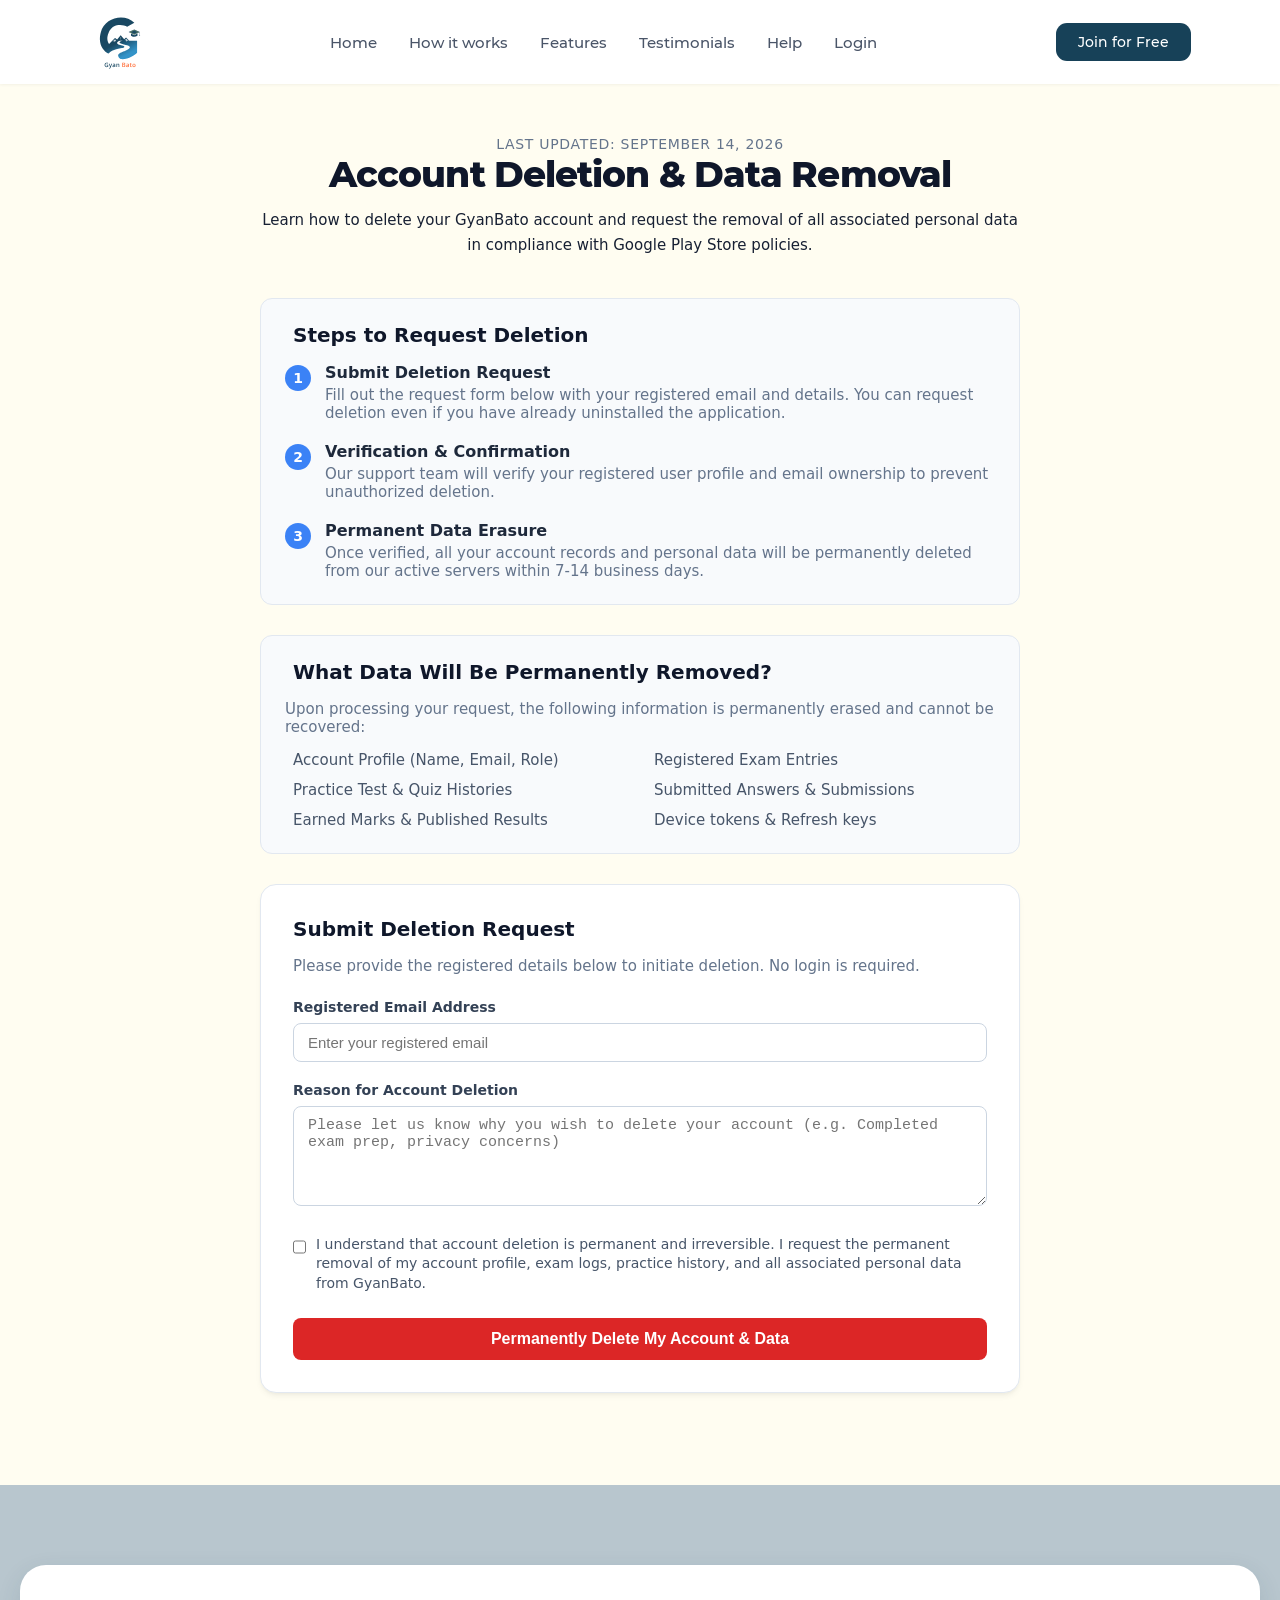
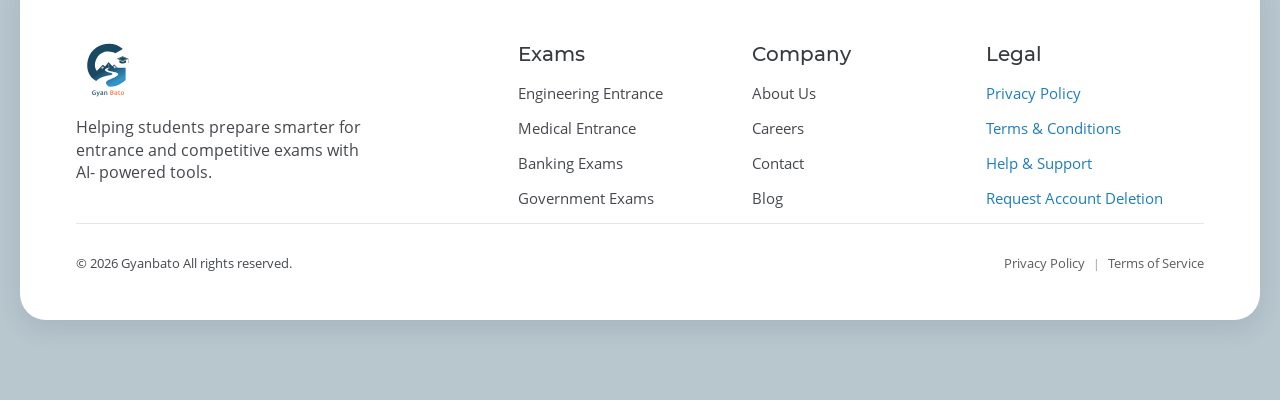
<file: DeleteAccount.html>
<!DOCTYPE html>
<html lang="en">

<head>
    <meta charset="UTF-8">
    <meta name="viewport" content="width=device-width, initial-scale=1.0">
    <title>Request Account Deletion | GyanBato</title>
    <!-- <link href="https://cdn.jsdelivr.net/npm/bootstrap@5.3.8/dist/css/bootstrap.min.css" rel="stylesheet"
        integrity="sha384-sRIl4kxILFvY47J16cr9ZwB07vP4J8+LH7qKQnuqkuIAvNWLzeN8tE5YBujZqJLB" crossorigin="anonymous"> -->
    <link rel="stylesheet" href="https://cdn.jsdelivr.net/npm/swiper@11/swiper-bundle.min.css" />

    <link rel="stylesheet" href="style.css">

    <link rel="stylesheet" href="style2.css?v=6">

    <link rel="stylesheet" href="style3.css?v=6">

</head>

<body>
    <!-- Navbar -->
    <header class="navbar">
        <div class="nav-container">

            <!-- Logo Section -->
            <a href="/#" class="logo">
                <img src="assets/nav_footer/gyan_logo.svg" alt="GyanBato Logo" class="logo-icon">
                <!-- <div class="logo-text">
                    <span class="brand-name">Gyan</span>
                    <span class="brand-sub">Bato</span>
                </div> -->
            </a>

            <!-- Navigation Links -->
            <nav class="nav-menu" id="nav-menu">
                <ul class="nav-list">
                    <li><a href="/#" class="nav-link active font-montserrat-500">Home</a></li>
                    <li><a href="/index.html#process" class="nav-link font-montserrat-500">How it works</a></li>
                    <li><a href="/index.html#features" class="nav-link font-montserrat-500">Features</a></li>
                    <li><a href="/index.html#testimonials" class="nav-link font-montserrat-500">Testimonials</a></li>
                    <li><a href="/index.html#faq" class="nav-link font-montserrat-500">Help</a></li>
                    <li><a href="#" class="nav-link font-montserrat-500">Login</a></li>
                </ul>
                <div class="mobile-cta">
                    <a href="#" class="btn-join font-montserrat-500">Join for Free</a>
                </div>
            </nav>

            <!-- CTA Button (Desktop) -->
            <div class="desktop-cta">
                <a href="#" class="btn-join font-montserrat-500">Join for Free</a>
            </div>

            <!-- Hamburger Menu Toggle Icon -->
            <div class="hamburger" id="hamburger">
                <span class="bar"></span>
                <span class="bar"></span>
                <span class="bar"></span>
            </div>

        </div>
    </header>

    <main class="landing_legal_main landing_container">

        <style>
            .delete-container {
                max-width: 800px;
                margin: 0 auto;
                padding: 20px;
                font-family: 'Inter', system-ui, -apple-system, sans-serif;
                color: #1e293b;
            }

            .delete-header {
                text-align: center;
                margin-bottom: 40px;
            }

            .delete-title {
                font-size: 2.25rem;
                font-weight: 800;
                color: #0f172a;
                margin-bottom: 12px;
                letter-spacing: -0.025em;
            }

            .delete-meta {
                font-size: 0.875rem;
                color: #64748b;
                text-transform: uppercase;
                letter-spacing: 0.05em;
            }

            .info-card {
                background: #f8fafc;
                border: 1px solid #e2e8f0;
                border-radius: 12px;
                padding: 24px;
                margin-bottom: 30px;
            }

            .info-card-title {
                font-size: 1.25rem;
                font-weight: 700;
                color: #0f172a;
                margin-bottom: 16px;
                display: flex;
                align-items: center;
                gap: 8px;
            }

            .step-list {
                list-style: none;
                padding: 0;
                margin: 0;
            }

            .step-item {
                position: relative;
                padding-left: 40px;
                margin-bottom: 20px;
            }

            .step-item:last-child {
                margin-bottom: 0;
            }

            .step-number {
                position: absolute;
                left: 0;
                top: 2px;
                width: 26px;
                height: 26px;
                background: #3b82f6;
                color: #ffffff;
                border-radius: 50%;
                display: flex;
                align-items: center;
                justify-content: center;
                font-size: 0.875rem;
                font-weight: 700;
            }

            .step-title {
                font-weight: 600;
                color: #1e293b;
                margin-bottom: 4px;
            }

            .step-desc {
                color: #64748b;
                font-size: 0.938rem;
            }

            .data-list {
                display: grid;
                grid-template-columns: 1fr 1fr;
                gap: 12px;
                margin-top: 15px;
            }

            .data-item {
                display: flex;
                align-items: center;
                gap: 8px;
                font-size: 0.938rem;
                color: #475569;
            }

            .data-item i {
                color: #10b981;
            }

            .form-card {
                background: #ffffff;
                border: 1px solid #e2e8f0;
                border-radius: 16px;
                box-shadow: 0 4px 6px -1px rgb(0 0 0 / 0.05), 0 2px 4px -2px rgb(0 0 0 / 0.05);
                padding: 32px;
            }

            .form-group {
                margin-bottom: 20px;
            }

            .form-label {
                display: block;
                font-size: 0.875rem;
                font-weight: 600;
                color: #334155;
                margin-bottom: 8px;
            }

            .form-input {
                width: 100%;
                padding: 10px 14px;
                border: 1px solid #cbd5e1;
                border-radius: 8px;
                font-size: 0.938rem;
                transition: border-color 0.15s ease-in-out, box-shadow 0.15s ease-in-out;
                color: #0f172a;
            }

            .form-input:focus {
                border-color: #3b82f6;
                box-shadow: 0 0 0 3px rgba(59, 130, 246, 0.15);
                outline: 0;
            }

            .form-textarea {
                resize: vertical;
                min-height: 100px;
            }

            .form-checkbox-container {
                display: flex;
                gap: 10px;
                align-items: flex-start;
                margin-top: 25px;
                margin-bottom: 25px;
            }

            .form-checkbox {
                margin-top: 4px;
                width: 16px;
                height: 16px;
            }

            .form-checkbox-label {
                font-size: 0.875rem;
                color: #475569;
                line-height: 1.4;
            }

            .submit-btn {
                width: 100%;
                background: #dc2626;
                color: #ffffff;
                border: none;
                padding: 12px 20px;
                font-weight: 600;
                font-size: 1rem;
                border-radius: 8px;
                cursor: pointer;
                transition: background 0.15s ease-in-out;
            }

            .submit-btn:hover {
                background: #b91c1c;
            }

            .alert {
                padding: 16px;
                border-radius: 8px;
                margin-bottom: 24px;
                font-size: 0.938rem;
            }

            .alert-success {
                background: #ecfdf5;
                border: 1px solid #a7f3d0;
                color: #065f46;
            }

            .alert-error {
                background: #fef2f2;
                border: 1px solid #fecaca;
                color: #991b1b;
            }

            .validation-error {
                color: #dc2626;
                font-size: 0.75rem;
                margin-top: 4px;
                display: block;
            }
        </style>

        <div class="delete-container">
            <div class="delete-header">
                <p class="delete-meta">Last updated: September 14, 2026</p>
                <h1 class="delete-title">Account Deletion &amp; Data Removal</h1>
                <p class="landing_legal_lead">
                    Learn how to delete your GyanBato account and request the removal of all associated personal data in
                    compliance with Google Play Store policies.
                </p>
            </div>


            <div class="info-card">
                <div class="info-card-title">
                    <i class="fas fa-info-circle text-primary"></i> Steps to Request Deletion
                </div>
                <ul class="step-list">
                    <li class="step-item">
                        <span class="step-number">1</span>
                        <div class="step-title">Submit Deletion Request</div>
                        <div class="step-desc">Fill out the request form below with your registered email and details.
                            You can request deletion even if you have already uninstalled the application.</div>
                    </li>
                    <li class="step-item">
                        <span class="step-number">2</span>
                        <div class="step-title">Verification &amp; Confirmation</div>
                        <div class="step-desc">Our support team will verify your registered user profile and email
                            ownership to prevent unauthorized deletion.</div>
                    </li>
                    <li class="step-item">
                        <span class="step-number">3</span>
                        <div class="step-title">Permanent Data Erasure</div>
                        <div class="step-desc">Once verified, all your account records and personal data will be
                            permanently deleted from our active servers within 7-14 business days.</div>
                    </li>
                </ul>
            </div>

            <div class="info-card">
                <div class="info-card-title">
                    <i class="fas fa-trash-alt text-danger"></i> What Data Will Be Permanently Removed?
                </div>
                <p class="step-desc">Upon processing your request, the following information is permanently erased and
                    cannot be recovered:</p>
                <div class="data-list">
                    <div class="data-item"><i class="fas fa-check"></i> Account Profile (Name, Email, Role)</div>
                    <div class="data-item"><i class="fas fa-check"></i> Registered Exam Entries</div>
                    <div class="data-item"><i class="fas fa-check"></i> Practice Test &amp; Quiz Histories</div>
                    <div class="data-item"><i class="fas fa-check"></i> Submitted Answers &amp; Submissions</div>
                    <div class="data-item"><i class="fas fa-check"></i> Earned Marks &amp; Published Results</div>
                    <div class="data-item"><i class="fas fa-check"></i> Device tokens &amp; Refresh keys</div>
                </div>
            </div>

            <div class="form-card">
                <h3 class="info-card-title">Submit Deletion Request</h3>
                <p class="step-desc" style="margin-bottom: 24px;">Please provide the registered details below to
                    initiate deletion. No login is required.</p>

                <form method="post" action="/Home/DeleteAccount">


                    <div class="form-group">
                        <label class="form-label" for="Email">Registered Email Address</label>
                        <input class="form-input" placeholder="Enter your registered email" type="email" data-val="true"
                            data-val-email="Invalid email address." data-val-required="Email is required." id="Email"
                            name="Email" value="">
                        <span class="validation-error field-validation-valid" data-valmsg-for="Email"
                            data-valmsg-replace="true"></span>
                    </div>

                    <div class="form-group">
                        <label class="form-label" for="Reason">Reason for Account Deletion</label>
                        <textarea class="form-input form-textarea"
                            placeholder="Please let us know why you wish to delete your account (e.g. Completed exam prep, privacy concerns)"
                            data-val="true" data-val-required="Reason for deletion is required." id="Reason"
                            name="Reason"></textarea>
                        <span class="validation-error field-validation-valid" data-valmsg-for="Reason"
                            data-valmsg-replace="true"></span>
                    </div>

                    <div class="form-checkbox-container">
                        <input type="checkbox" id="confirmDeletion" class="form-checkbox" required="">
                        <label for="confirmDeletion" class="form-checkbox-label">
                            I understand that account deletion is permanent and irreversible. I request the permanent
                            removal of my account profile, exam logs, practice history, and all associated personal data
                            from GyanBato.
                        </label>
                    </div>

                    <button type="submit" class="submit-btn">
                        <i class="fas fa-exclamation-triangle me-2"></i> Permanently Delete My Account &amp; Data
                    </button>
                    <input name="__RequestVerificationToken" type="hidden"
                        value="CfDJ8LaarVufQ9FHhIQnPtxs9ikOuPJjvJo0qKYdUE5laHw8oEywGBTDSE0ieXZVXuV_GCyEazhdEzPgGTzrorSKyVfWfuKuxKejTaOqhAjFnhr8bLXxmAb-nNp4NczDWQuI4rxJAtQhqRJNgADAjPu90oA">
                </form>
            </div>
        </div>

    </main>


    <!-- Footer -->
    <footer class="footer-section">

        <div class="footer-container">

            <!-- Main Footer -->
            <div class="footer-main">

                <!-- Brand -->
                <div class="footer-brand">

                    <a href="#" class="footer-logo">
                        <img src="assets/nav_footer/gyan_logo.svg" alt="Gyanbato" class="footer-logo-image" />
                    </a>


                    <p class="footer-description font-opensans-400">
                        Helping students prepare smarter for
                        entrance and competitive exams with AI-
                        powered tools.
                    </p>

                </div>


                <!-- Exams -->
                <div class="footer-column">

                    <h3 class="footer-heading font-montserrat-400">
                        Exams
                    </h3>

                    <ul class="footer-links font-opensans-400">
                        <li>
                            <a href="#">Engineering Entrance</a>
                        </li>

                        <li>
                            <a href="#">Medical Entrance</a>
                        </li>

                        <li>
                            <a href="#">Banking Exams</a>
                        </li>

                        <li>
                            <a href="#">Government Exams</a>
                        </li>
                    </ul>

                </div>


                <!-- Company -->
                <div class="footer-column">

                    <h3 class="footer-heading font-montserrat-400">
                        Company
                    </h3>

                    <ul class="footer-links font-opensans-400">
                        <li>
                            <a href="#">About Us</a>
                        </li>

                        <li>
                            <a href="#">Careers</a>
                        </li>

                        <li>
                            <a href="/#cta">Contact</a>
                        </li>

                        <li>
                            <a href="#">Blog</a>
                        </li>
                    </ul>

                </div>


                <!-- Legal -->
                <div class="footer-column">

                    <h3 class="footer-heading font-montserrat-400">
                        Legal
                    </h3>

                    <ul class="footer-links footer-legal-links font-opensans-400">
                        <li>
                            <a href="/Privacy.html">Privacy Policy</a>
                        </li>

                        <li>
                            <a href="/Terms.html">Terms &amp; Conditions</a>
                        </li>

                        <li>
                            <a href="/HelpSupport.html">Help &amp; Support</a>
                        </li>

                        <li>
                            <a href="/DeleteAccount.html">Request Account Deletion</a>
                        </li>
                    </ul>

                </div>

            </div>


            <!-- Divider -->
            <div class="footer-divider"></div>


            <!-- Bottom Footer -->
            <div class="footer-bottom">

                <p class="footer-copyright font-opensans-400">
                    © 2026 Gyanbato All rights reserved.
                </p>

                <div class="footer-bottom-links">

                    <a href="/Privacy.html">
                        Privacy Policy
                    </a>

                    <span class="footer-separator">
                        |
                    </span>

                    <a href="/Terms.html">
                        Terms of Service
                    </a>

                </div>

            </div>

        </div>

    </footer>


    <script src="script.js"></script>


</body>

</html>
</file>
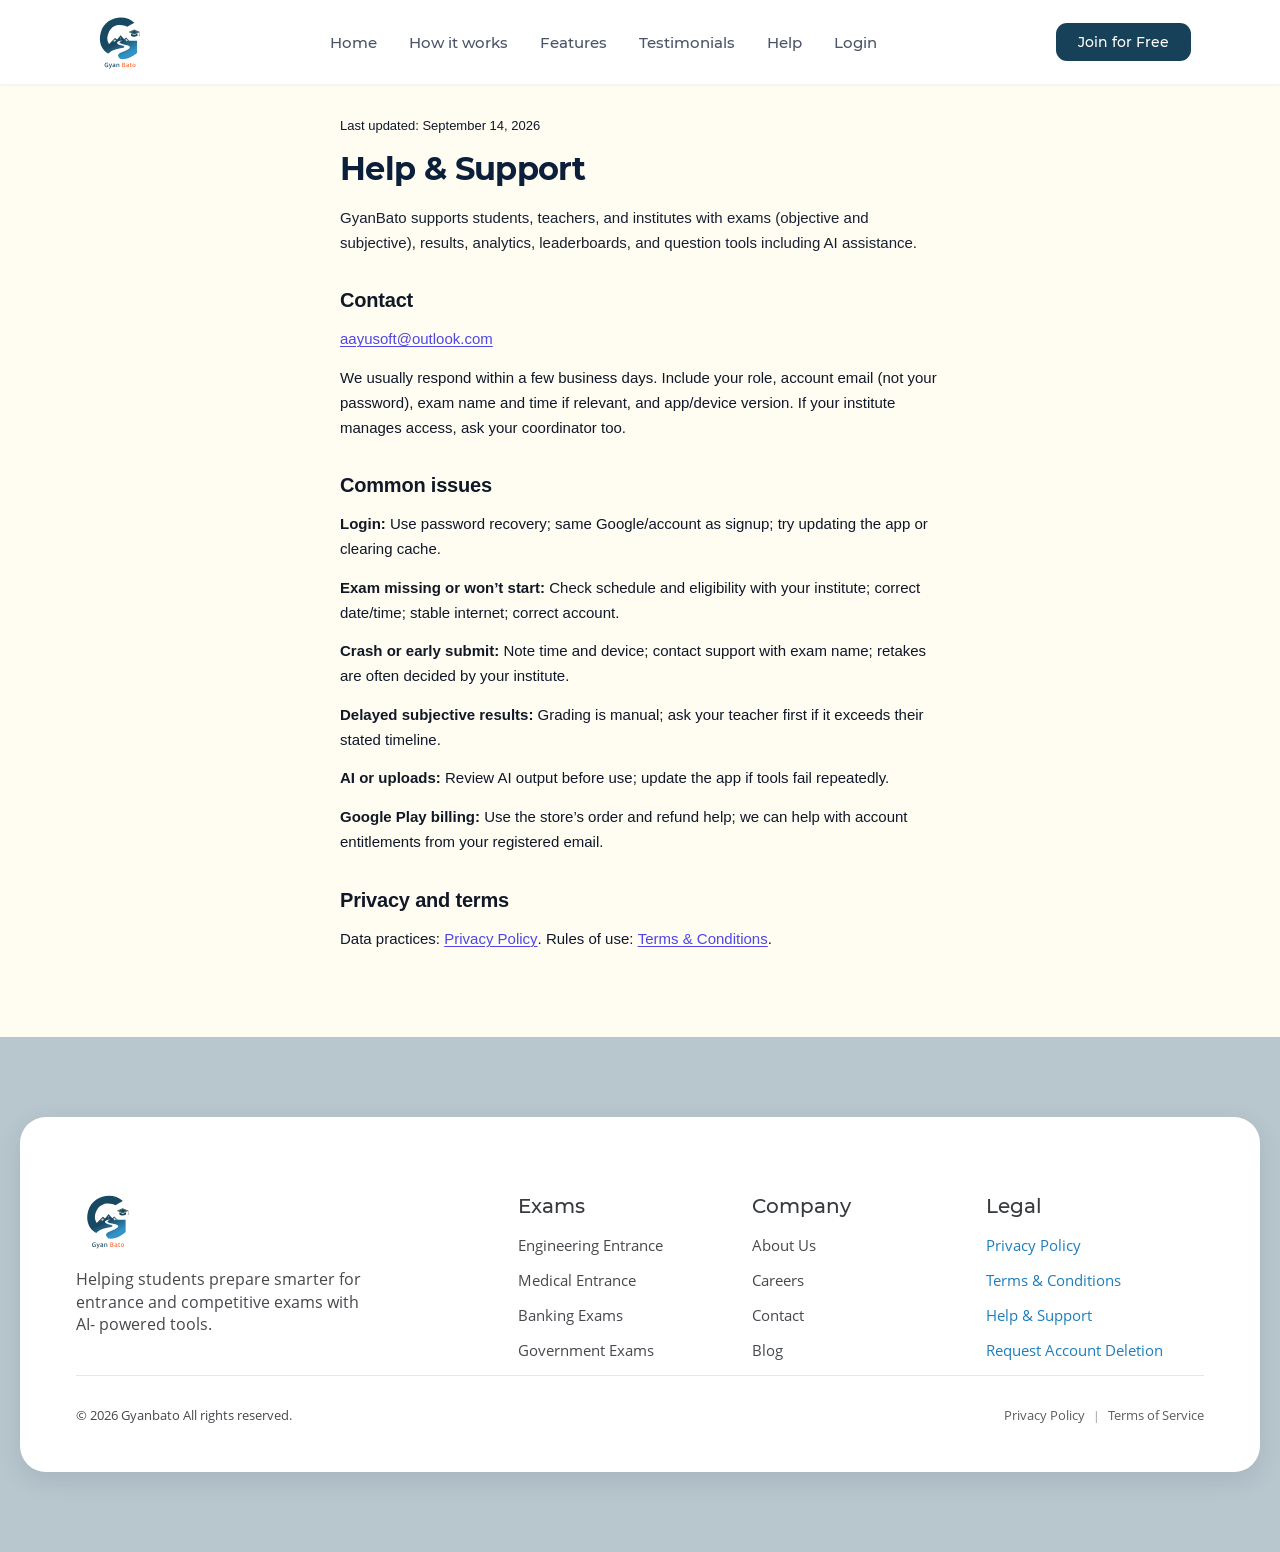
<file: HelpSupport.html>
<!DOCTYPE html>
<html lang="en">

<head>
    <meta charset="UTF-8">
    <meta name="viewport" content="width=device-width, initial-scale=1.0">
    <title>Help & Support | GyanBato</title>
    <!-- <link href="https://cdn.jsdelivr.net/npm/bootstrap@5.3.8/dist/css/bootstrap.min.css" rel="stylesheet"
        integrity="sha384-sRIl4kxILFvY47J16cr9ZwB07vP4J8+LH7qKQnuqkuIAvNWLzeN8tE5YBujZqJLB" crossorigin="anonymous"> -->
    <link rel="stylesheet" href="https://cdn.jsdelivr.net/npm/swiper@11/swiper-bundle.min.css" />

    <link rel="stylesheet" href="style.css">

    <link rel="stylesheet" href="style2.css?v=6">

    <link rel="stylesheet" href="style3.css?v=6">

</head>

<body>
    <!-- Navbar -->
    <header class="navbar">
        <div class="nav-container">

            <!-- Logo Section -->
            <a href="/#" class="logo">
                <img src="assets/nav_footer/gyan_logo.svg" alt="GyanBato Logo" class="logo-icon">
                <!-- <div class="logo-text">
                    <span class="brand-name">Gyan</span>
                    <span class="brand-sub">Bato</span>
                </div> -->
            </a>

            <!-- Navigation Links -->
            <nav class="nav-menu" id="nav-menu">
                <ul class="nav-list">
                    <li><a href="/#" class="nav-link active font-montserrat-500">Home</a></li>
                    <li><a href="/index.html#process" class="nav-link font-montserrat-500">How it works</a></li>
                    <li><a href="/index.html#features" class="nav-link font-montserrat-500">Features</a></li>
                    <li><a href="/index.html#testimonials" class="nav-link font-montserrat-500">Testimonials</a></li>
                    <li><a href="/index.html#faq" class="nav-link font-montserrat-500">Help</a></li>
                    <li><a href="#" class="nav-link font-montserrat-500">Login</a></li>
                </ul>
                <div class="mobile-cta">
                    <a href="#" class="btn-join font-montserrat-500">Join for Free</a>
                </div>
            </nav>

            <!-- CTA Button (Desktop) -->
            <div class="desktop-cta">
                <a href="#" class="btn-join font-montserrat-500">Join for Free</a>
            </div>

            <!-- Hamburger Menu Toggle Icon -->
            <div class="hamburger" id="hamburger">
                <span class="bar"></span>
                <span class="bar"></span>
                <span class="bar"></span>
            </div>

        </div>
    </header>

    <main class="landing_legal_main landing_container">

        <article class="landing_legal_article">
            <p class="landing_legal_meta">Last updated: September 14, 2026</p>
            <h1 class="landing_legal_h1">Help &amp; Support</h1>
            <p class="landing_legal_lead">GyanBato supports students, teachers, and institutes with exams (objective and
                subjective), results, analytics, leaderboards, and question tools including AI assistance.</p>

            <h2 class="landing_legal_h2">Contact</h2>
            <p class="landing_legal_contact_block"><a href="mailto:aayusoft@outlook.com">aayusoft@outlook.com</a></p>
            <p>We usually respond within a few business days. Include your role, account email (not your password), exam
                name and time if relevant, and app/device version. If your institute manages access, ask your
                coordinator too.</p>

            <h2 class="landing_legal_h2">Common issues</h2>
            <p><strong>Login:</strong> Use password recovery; same Google/account as signup; try updating the app or
                clearing cache.</p>
            <p><strong>Exam missing or won’t start:</strong> Check schedule and eligibility with your institute; correct
                date/time; stable internet; correct account.</p>
            <p><strong>Crash or early submit:</strong> Note time and device; contact support with exam name; retakes are
                often decided by your institute.</p>
            <p><strong>Delayed subjective results:</strong> Grading is manual; ask your teacher first if it exceeds
                their stated timeline.</p>
            <p><strong>AI or uploads:</strong> Review AI output before use; update the app if tools fail repeatedly.</p>
            <p><strong>Google Play billing:</strong> Use the store’s order and refund help; we can help with account
                entitlements from your registered email.</p>

            <h2 class="landing_legal_h2">Privacy and terms</h2>
            <p>Data practices: <a href="/Home/Privacy">Privacy Policy</a>. Rules of use: <a href="/Home/Terms">Terms
                    &amp; Conditions</a>.</p>
        </article>

    </main>


    <!-- Footer -->
    <footer class="footer-section">

        <div class="footer-container">

            <!-- Main Footer -->
            <div class="footer-main">

                <!-- Brand -->
                <div class="footer-brand">

                    <a href="#" class="footer-logo">
                        <img src="assets/nav_footer/gyan_logo.svg" alt="Gyanbato" class="footer-logo-image" />
                    </a>


                    <p class="footer-description font-opensans-400">
                        Helping students prepare smarter for
                        entrance and competitive exams with AI-
                        powered tools.
                    </p>

                </div>


                <!-- Exams -->
                <div class="footer-column">

                    <h3 class="footer-heading font-montserrat-400">
                        Exams
                    </h3>

                    <ul class="footer-links font-opensans-400">
                        <li>
                            <a href="#">Engineering Entrance</a>
                        </li>

                        <li>
                            <a href="#">Medical Entrance</a>
                        </li>

                        <li>
                            <a href="#">Banking Exams</a>
                        </li>

                        <li>
                            <a href="#">Government Exams</a>
                        </li>
                    </ul>

                </div>


                <!-- Company -->
                <div class="footer-column">

                    <h3 class="footer-heading font-montserrat-400">
                        Company
                    </h3>

                    <ul class="footer-links font-opensans-400">
                        <li>
                            <a href="#">About Us</a>
                        </li>

                        <li>
                            <a href="#">Careers</a>
                        </li>

                        <li>
                            <a href="/#cta">Contact</a>
                        </li>

                        <li>
                            <a href="#">Blog</a>
                        </li>
                    </ul>

                </div>


                <!-- Legal -->
                <div class="footer-column">

                    <h3 class="footer-heading font-montserrat-400">
                        Legal
                    </h3>

                    <ul class="footer-links footer-legal-links font-opensans-400">
                        <li>
                            <a href="/Privacy.html">Privacy Policy</a>
                        </li>

                        <li>
                            <a href="/Terms.html">Terms &amp; Conditions</a>
                        </li>

                        <li>
                            <a href="/HelpSupport.html">Help &amp; Support</a>
                        </li>

                        <li>
                            <a href="/DeleteAccount.html">Request Account Deletion</a>
                        </li>
                    </ul>

                </div>

            </div>


            <!-- Divider -->
            <div class="footer-divider"></div>


            <!-- Bottom Footer -->
            <div class="footer-bottom">

                <p class="footer-copyright font-opensans-400">
                    © 2026 Gyanbato All rights reserved.
                </p>

                <div class="footer-bottom-links">

                    <a href="/Privacy.html">
                        Privacy Policy
                    </a>

                    <span class="footer-separator">
                        |
                    </span>

                    <a href="/Terms.html">
                        Terms of Service
                    </a>

                </div>

            </div>

        </div>

    </footer>



    <script src="script.js"></script>


</body>

</html>
</file>
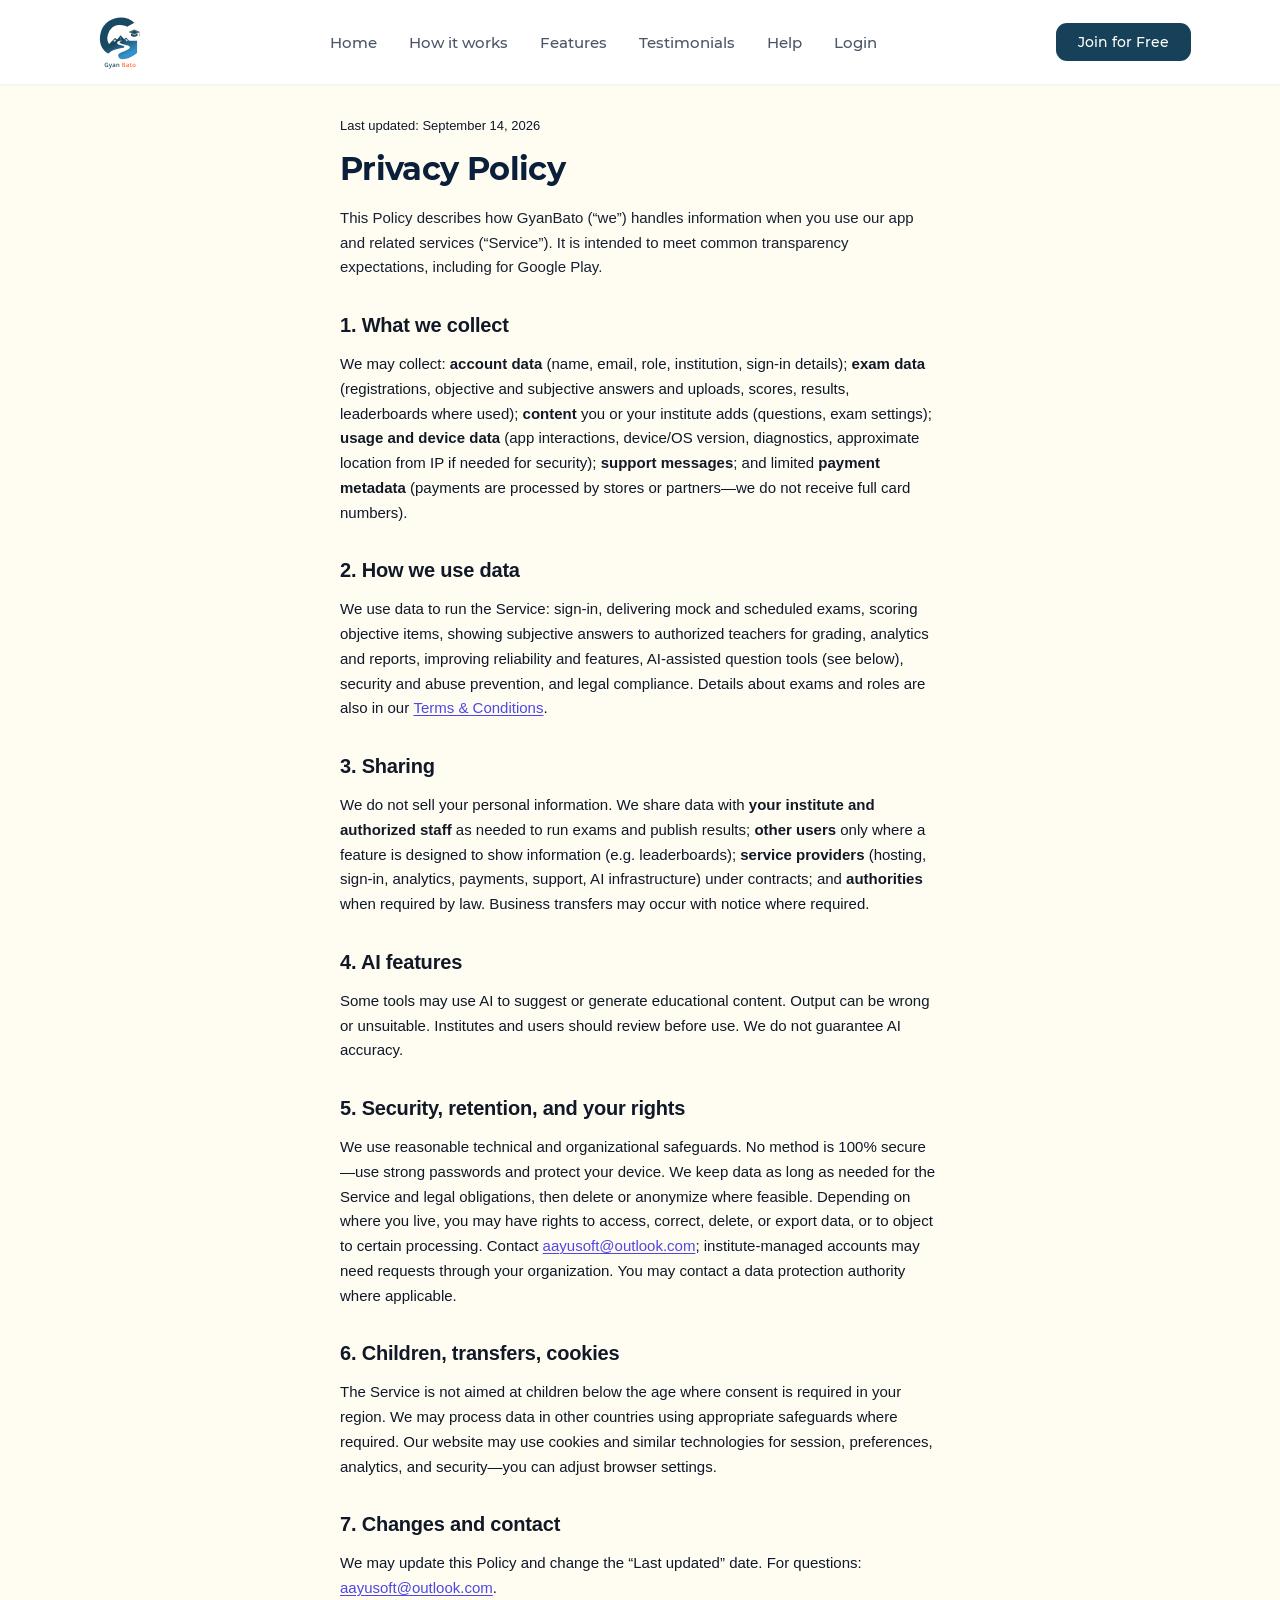
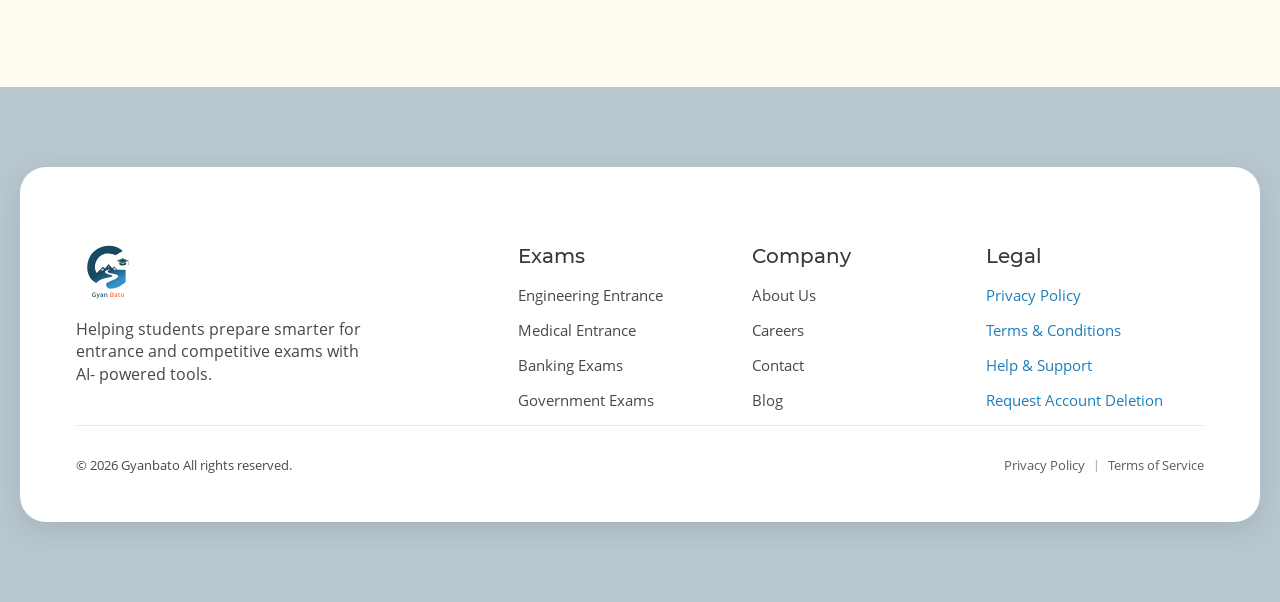
<file: Privacy.html>
<!DOCTYPE html>
<html lang="en">

<head>
    <meta charset="UTF-8">
    <meta name="viewport" content="width=device-width, initial-scale=1.0">
    <title>Privacy | GyanBato</title>
    <!-- <link href="https://cdn.jsdelivr.net/npm/bootstrap@5.3.8/dist/css/bootstrap.min.css" rel="stylesheet"
        integrity="sha384-sRIl4kxILFvY47J16cr9ZwB07vP4J8+LH7qKQnuqkuIAvNWLzeN8tE5YBujZqJLB" crossorigin="anonymous"> -->
    <link rel="stylesheet" href="https://cdn.jsdelivr.net/npm/swiper@11/swiper-bundle.min.css" />

    <link rel="stylesheet" href="style.css">

    <link rel="stylesheet" href="style2.css?v=6">

     <link rel="stylesheet" href="style3.css?v=6">



</head>

<body>
    <!-- Navbar -->
    <header class="navbar">
        <div class="nav-container">

            <!-- Logo Section -->
            <a href="/#" class="logo">
                <img src="assets/nav_footer/gyan_logo.svg" alt="GyanBato Logo" class="logo-icon">
                <!-- <div class="logo-text">
                    <span class="brand-name">Gyan</span>
                    <span class="brand-sub">Bato</span>
                </div> -->
            </a>

            <!-- Navigation Links -->
            <nav class="nav-menu" id="nav-menu">
                <ul class="nav-list">
                    <li><a href="/#" class="nav-link active font-montserrat-500">Home</a></li>
                    <li><a href="/index.html#process" class="nav-link font-montserrat-500">How it works</a></li>
                    <li><a href="/index.html#features" class="nav-link font-montserrat-500">Features</a></li>
                    <li><a href="/index.html#testimonials" class="nav-link font-montserrat-500">Testimonials</a></li>
                    <li><a href="/index.html#faq" class="nav-link font-montserrat-500">Help</a></li>
                    <li><a href="#" class="nav-link font-montserrat-500">Login</a></li>
                </ul>
                <div class="mobile-cta">
                    <a href="#" class="btn-join font-montserrat-500">Join for Free</a>
                </div>
            </nav>

            <!-- CTA Button (Desktop) -->
            <div class="desktop-cta">
                <a href="#" class="btn-join font-montserrat-500">Join for Free</a>
            </div>

            <!-- Hamburger Menu Toggle Icon -->
            <div class="hamburger" id="hamburger">
                <span class="bar"></span>
                <span class="bar"></span>
                <span class="bar"></span>
            </div>

        </div>
    </header>

    <main class="landing_legal_main landing_container">

        <article class="landing_legal_article">
            <p class="landing_legal_meta">Last updated: September 14, 2026</p>
            <h1 class="landing_legal_h1">Privacy Policy</h1>
            <p class="landing_legal_lead">This Policy describes how GyanBato (“we”) handles information when you use our
                app and related services (“Service”). It is intended to meet common transparency expectations, including
                for Google Play.</p>

            <h2 class="landing_legal_h2">1. What we collect</h2>
            <p>We may collect: <strong>account data</strong> (name, email, role, institution, sign-in details);
                <strong>exam data</strong> (registrations, objective and subjective answers and uploads, scores,
                results, leaderboards where used); <strong>content</strong> you or your institute adds (questions, exam
                settings); <strong>usage and device data</strong> (app interactions, device/OS version, diagnostics,
                approximate location from IP if needed for security); <strong>support messages</strong>; and limited
                <strong>payment metadata</strong> (payments are processed by stores or partners—we do not receive full
                card numbers).</p>

            <h2 class="landing_legal_h2">2. How we use data</h2>
            <p>We use data to run the Service: sign-in, delivering mock and scheduled exams, scoring objective items,
                showing subjective answers to authorized teachers for grading, analytics and reports, improving
                reliability and features, AI-assisted question tools (see below), security and abuse prevention, and
                legal compliance. Details about exams and roles are also in our <a href="/Home/Terms">Terms &amp;
                    Conditions</a>.</p>

            <h2 class="landing_legal_h2">3. Sharing</h2>
            <p>We do not sell your personal information. We share data with <strong>your institute and authorized
                    staff</strong> as needed to run exams and publish results; <strong>other users</strong> only where a
                feature is designed to show information (e.g. leaderboards); <strong>service providers</strong>
                (hosting, sign-in, analytics, payments, support, AI infrastructure) under contracts; and
                <strong>authorities</strong> when required by law. Business transfers may occur with notice where
                required.</p>

            <h2 class="landing_legal_h2">4. AI features</h2>
            <p>Some tools may use AI to suggest or generate educational content. Output can be wrong or unsuitable.
                Institutes and users should review before use. We do not guarantee AI accuracy.</p>

            <h2 class="landing_legal_h2">5. Security, retention, and your rights</h2>
            <p>We use reasonable technical and organizational safeguards. No method is 100% secure—use strong passwords
                and protect your device. We keep data as long as needed for the Service and legal obligations, then
                delete or anonymize where feasible. Depending on where you live, you may have rights to access, correct,
                delete, or export data, or to object to certain processing. Contact <a
                    href="mailto:aayusoft@outlook.com">aayusoft@outlook.com</a>; institute-managed accounts may need
                requests through your organization. You may contact a data protection authority where applicable.</p>

            <h2 class="landing_legal_h2">6. Children, transfers, cookies</h2>
            <p>The Service is not aimed at children below the age where consent is required in your region. We may
                process data in other countries using appropriate safeguards where required. Our website may use cookies
                and similar technologies for session, preferences, analytics, and security—you can adjust browser
                settings.</p>

            <h2 class="landing_legal_h2">7. Changes and contact</h2>
            <p>We may update this Policy and change the “Last updated” date. For questions: <a
                    href="mailto:aayusoft@outlook.com">aayusoft@outlook.com</a>.</p>
        </article>

    </main>


    <!-- Footer -->
    <footer class="footer-section">

        <div class="footer-container">

            <!-- Main Footer -->
            <div class="footer-main">

                <!-- Brand -->
                <div class="footer-brand">

                    <a href="#" class="footer-logo">
                        <img src="assets/nav_footer/gyan_logo.svg" alt="Gyanbato" class="footer-logo-image" />
                    </a>


                    <p class="footer-description font-opensans-400">
                        Helping students prepare smarter for
                        entrance and competitive exams with AI-
                        powered tools.
                    </p>

                </div>


                <!-- Exams -->
                <div class="footer-column">

                    <h3 class="footer-heading font-montserrat-400">
                        Exams
                    </h3>

                    <ul class="footer-links font-opensans-400">
                        <li>
                            <a href="#">Engineering Entrance</a>
                        </li>

                        <li>
                            <a href="#">Medical Entrance</a>
                        </li>

                        <li>
                            <a href="#">Banking Exams</a>
                        </li>

                        <li>
                            <a href="#">Government Exams</a>
                        </li>
                    </ul>

                </div>


                <!-- Company -->
                <div class="footer-column">

                    <h3 class="footer-heading font-montserrat-400">
                        Company
                    </h3>

                    <ul class="footer-links font-opensans-400">
                        <li>
                            <a href="#">About Us</a>
                        </li>

                        <li>
                            <a href="#">Careers</a>
                        </li>

                        <li>
                            <a href="/#cta">Contact</a>
                        </li>

                        <li>
                            <a href="#">Blog</a>
                        </li>
                    </ul>

                </div>


                <!-- Legal -->
                <div class="footer-column">

                    <h3 class="footer-heading font-montserrat-400">
                        Legal
                    </h3>

                    <ul class="footer-links footer-legal-links font-opensans-400">
                        <li>
                            <a href="/Privacy.html">Privacy Policy</a>
                        </li>

                        <li>
                            <a href="/Terms.html">Terms &amp; Conditions</a>
                        </li>

                        <li>
                            <a href="/HelpSupport.html">Help &amp; Support</a>
                        </li>

                        <li>
                            <a href="/DeleteAccount.html">Request Account Deletion</a>
                        </li>
                    </ul>

                </div>

            </div>


            <!-- Divider -->
            <div class="footer-divider"></div>


            <!-- Bottom Footer -->
            <div class="footer-bottom">

                <p class="footer-copyright font-opensans-400">
                    © 2026 Gyanbato All rights reserved.
                </p>

                <div class="footer-bottom-links">

                    <a href="/Privacy.html">
                        Privacy Policy
                    </a>

                    <span class="footer-separator">
                        |
                    </span>

                    <a href="/Terms.html">
                        Terms of Service
                    </a>

                </div>

            </div>

        </div>

    </footer>



    <script src="script.js"></script>


</body>

</html>
</file>
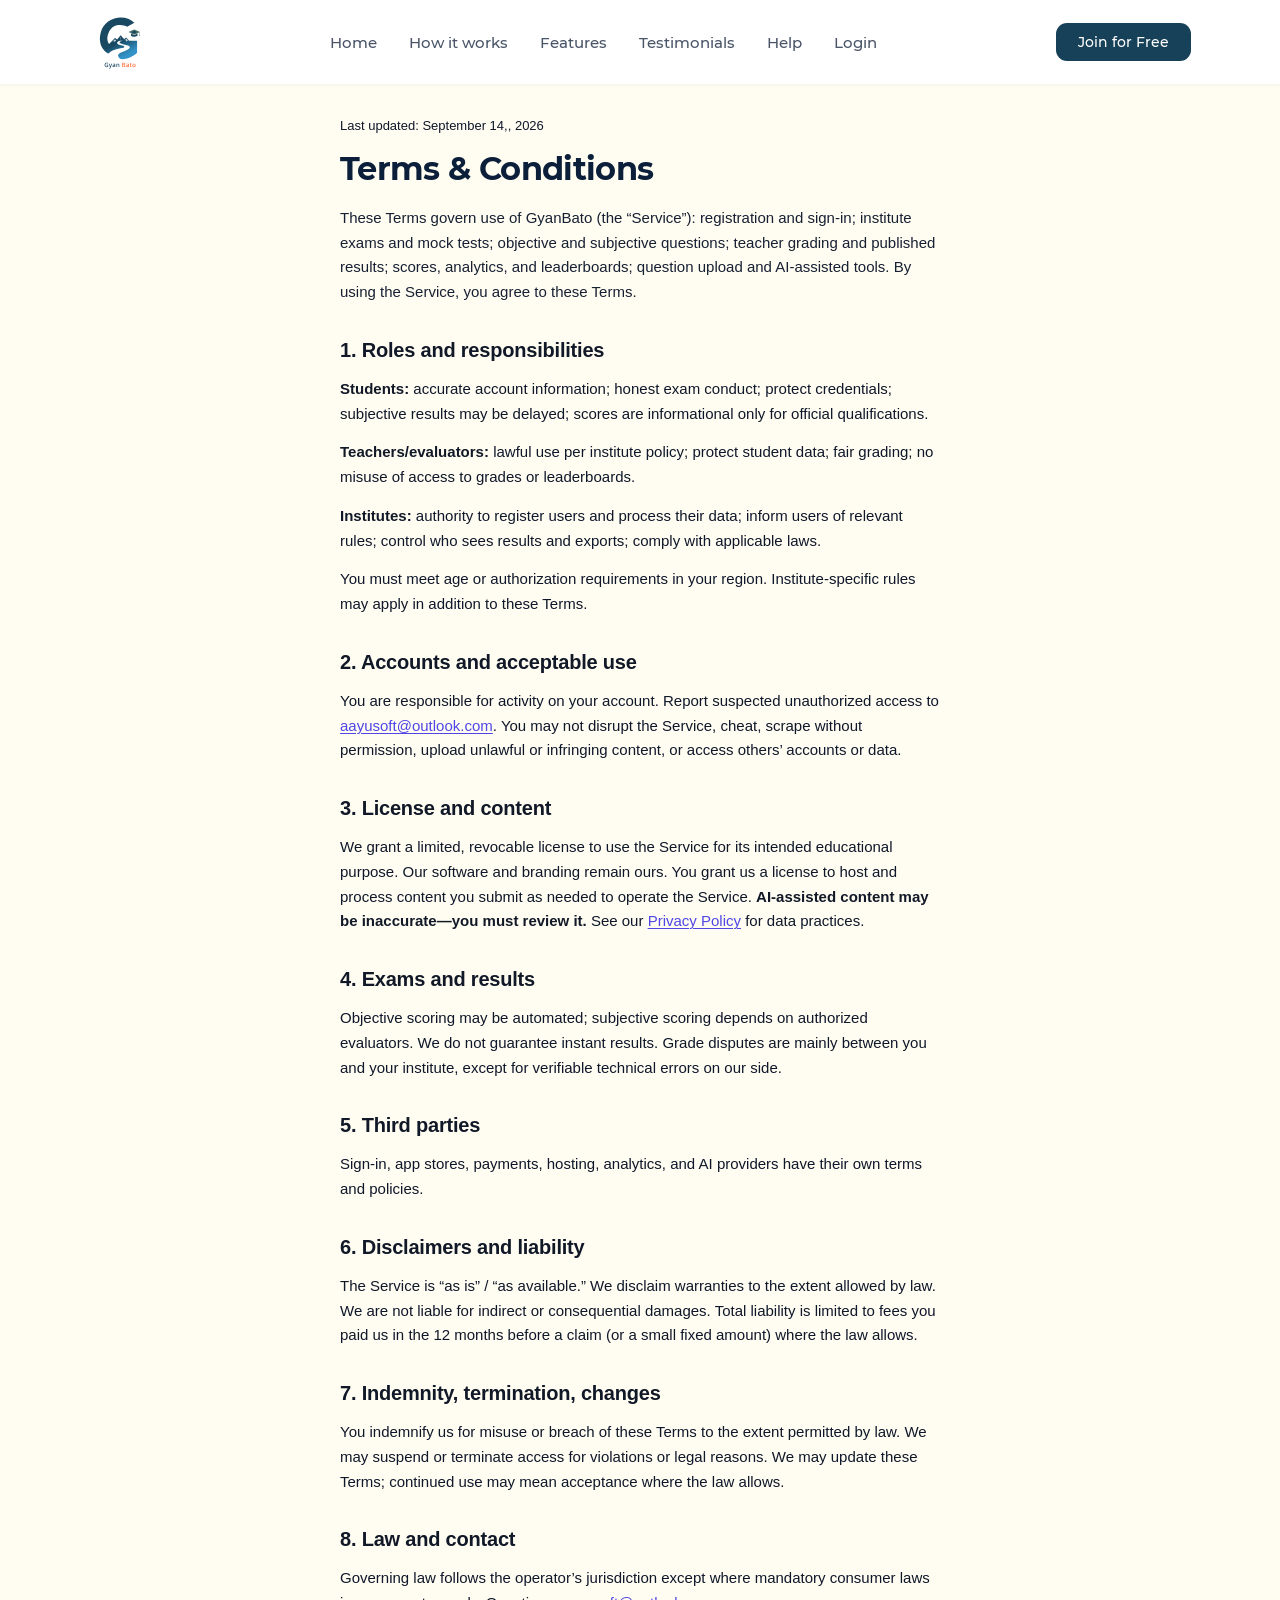
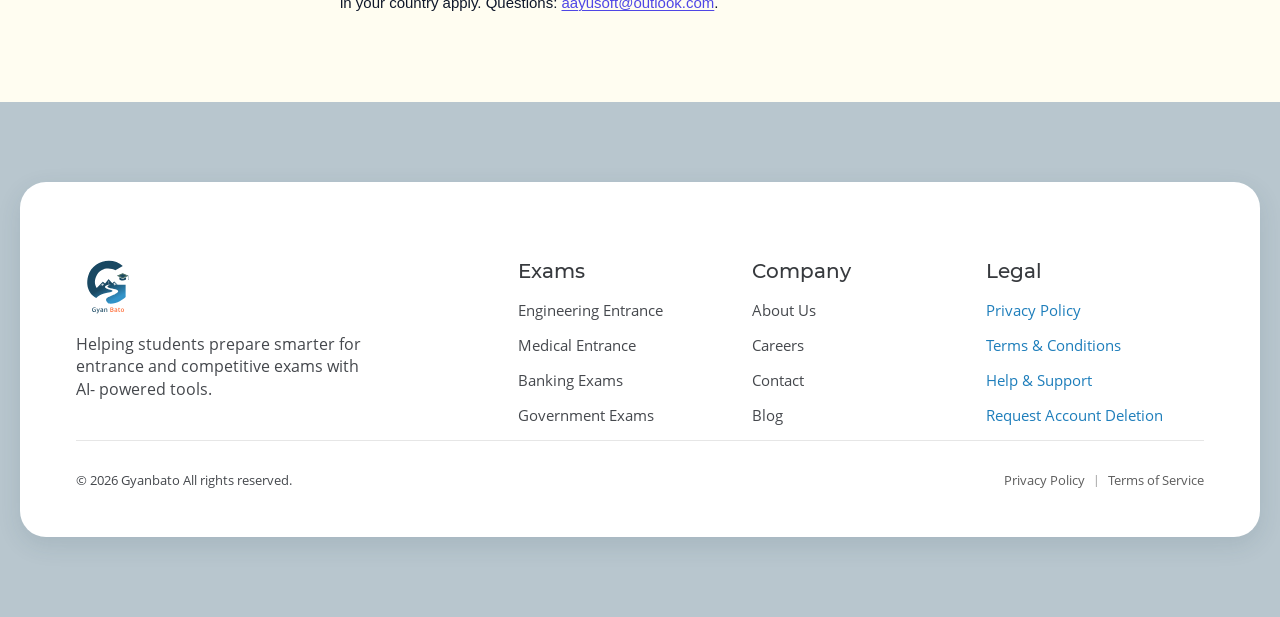
<file: Terms.html>
<!DOCTYPE html>
<html lang="en">

<head>
    <meta charset="UTF-8">
    <meta name="viewport" content="width=device-width, initial-scale=1.0">
    <title>Terms | GyanBato</title>
    <!-- <link href="https://cdn.jsdelivr.net/npm/bootstrap@5.3.8/dist/css/bootstrap.min.css" rel="stylesheet"
        integrity="sha384-sRIl4kxILFvY47J16cr9ZwB07vP4J8+LH7qKQnuqkuIAvNWLzeN8tE5YBujZqJLB" crossorigin="anonymous"> -->
    <link rel="stylesheet" href="https://cdn.jsdelivr.net/npm/swiper@11/swiper-bundle.min.css" />

    <link rel="stylesheet" href="style.css">

    <link rel="stylesheet" href="style2.css?v=6">

    <link rel="stylesheet" href="style3.css?v=6">

</head>

<body>
    <!-- Navbar -->
    <header class="navbar">
        <div class="nav-container">

            <!-- Logo Section -->
            <a href="/#" class="logo">
                <img src="assets/nav_footer/gyan_logo.svg" alt="GyanBato Logo" class="logo-icon">
                <!-- <div class="logo-text">
                    <span class="brand-name">Gyan</span>
                    <span class="brand-sub">Bato</span>
                </div> -->
            </a>

            <!-- Navigation Links -->
            <nav class="nav-menu" id="nav-menu">
                <ul class="nav-list">
                    <li><a href="/#" class="nav-link active font-montserrat-500">Home</a></li>
                    <li><a href="/index.html#process" class="nav-link font-montserrat-500">How it works</a></li>
                    <li><a href="/index.html#features" class="nav-link font-montserrat-500">Features</a></li>
                    <li><a href="/index.html#testimonials" class="nav-link font-montserrat-500">Testimonials</a></li>
                    <li><a href="/index.html#faq" class="nav-link font-montserrat-500">Help</a></li>
                    <li><a href="#" class="nav-link font-montserrat-500">Login</a></li>
                </ul>
                <div class="mobile-cta">
                    <a href="#" class="btn-join font-montserrat-500">Join for Free</a>
                </div>
            </nav>

            <!-- CTA Button (Desktop) -->
            <div class="desktop-cta">
                <a href="#" class="btn-join font-montserrat-500">Join for Free</a>
            </div>

            <!-- Hamburger Menu Toggle Icon -->
            <div class="hamburger" id="hamburger">
                <span class="bar"></span>
                <span class="bar"></span>
                <span class="bar"></span>
            </div>

        </div>
    </header>

    <main class="landing_legal_main landing_container">

        <article class="landing_legal_article">
            <p class="landing_legal_meta">Last updated: September 14,, 2026</p>
            <h1 class="landing_legal_h1">Terms &amp; Conditions</h1>
            <p class="landing_legal_lead">These Terms govern use of GyanBato (the “Service”): registration and sign-in;
                institute exams and mock tests; objective and subjective questions; teacher grading and published
                results; scores, analytics, and leaderboards; question upload and AI-assisted tools. By using the
                Service, you agree to these Terms.</p>

            <h2 class="landing_legal_h2">1. Roles and responsibilities</h2>
            <p><strong>Students:</strong> accurate account information; honest exam conduct; protect credentials;
                subjective results may be delayed; scores are informational only for official qualifications.</p>
            <p><strong>Teachers/evaluators:</strong> lawful use per institute policy; protect student data; fair
                grading; no misuse of access to grades or leaderboards.</p>
            <p><strong>Institutes:</strong> authority to register users and process their data; inform users of relevant
                rules; control who sees results and exports; comply with applicable laws.</p>
            <p>You must meet age or authorization requirements in your region. Institute-specific rules may apply in
                addition to these Terms.</p>

            <h2 class="landing_legal_h2">2. Accounts and acceptable use</h2>
            <p>You are responsible for activity on your account. Report suspected unauthorized access to <a
                    href="mailto:aayusoft@outlook.com">aayusoft@outlook.com</a>. You may not disrupt the Service, cheat,
                scrape without permission, upload unlawful or infringing content, or access others’ accounts or data.
            </p>

            <h2 class="landing_legal_h2">3. License and content</h2>
            <p>We grant a limited, revocable license to use the Service for its intended educational purpose. Our
                software and branding remain ours. You grant us a license to host and process content you submit as
                needed to operate the Service. <strong>AI-assisted content may be inaccurate—you must review
                    it.</strong> See our <a href="/Home/Privacy">Privacy Policy</a> for data practices.</p>

            <h2 class="landing_legal_h2">4. Exams and results</h2>
            <p>Objective scoring may be automated; subjective scoring depends on authorized evaluators. We do not
                guarantee instant results. Grade disputes are mainly between you and your institute, except for
                verifiable technical errors on our side.</p>

            <h2 class="landing_legal_h2">5. Third parties</h2>
            <p>Sign-in, app stores, payments, hosting, analytics, and AI providers have their own terms and policies.
            </p>

            <h2 class="landing_legal_h2">6. Disclaimers and liability</h2>
            <p>The Service is “as is” / “as available.” We disclaim warranties to the extent allowed by law. We are not
                liable for indirect or consequential damages. Total liability is limited to fees you paid us in the 12
                months before a claim (or a small fixed amount) where the law allows.</p>

            <h2 class="landing_legal_h2">7. Indemnity, termination, changes</h2>
            <p>You indemnify us for misuse or breach of these Terms to the extent permitted by law. We may suspend or
                terminate access for violations or legal reasons. We may update these Terms; continued use may mean
                acceptance where the law allows.</p>

            <h2 class="landing_legal_h2">8. Law and contact</h2>
            <p>Governing law follows the operator’s jurisdiction except where mandatory consumer laws in your country
                apply. Questions: <a href="mailto:aayusoft@outlook.com">aayusoft@outlook.com</a>.</p>
        </article>

    </main>


    <!-- Footer -->
    <footer class="footer-section">

        <div class="footer-container">

            <!-- Main Footer -->
            <div class="footer-main">

                <!-- Brand -->
                <div class="footer-brand">

                    <a href="#" class="footer-logo">
                        <img src="assets/nav_footer/gyan_logo.svg" alt="Gyanbato" class="footer-logo-image" />
                    </a>


                    <p class="footer-description font-opensans-400">
                        Helping students prepare smarter for
                        entrance and competitive exams with AI-
                        powered tools.
                    </p>

                </div>


                <!-- Exams -->
                <div class="footer-column">

                    <h3 class="footer-heading font-montserrat-400">
                        Exams
                    </h3>

                    <ul class="footer-links font-opensans-400">
                        <li>
                            <a href="#">Engineering Entrance</a>
                        </li>

                        <li>
                            <a href="#">Medical Entrance</a>
                        </li>

                        <li>
                            <a href="#">Banking Exams</a>
                        </li>

                        <li>
                            <a href="#">Government Exams</a>
                        </li>
                    </ul>

                </div>


                <!-- Company -->
                <div class="footer-column">

                    <h3 class="footer-heading font-montserrat-400">
                        Company
                    </h3>

                    <ul class="footer-links font-opensans-400">
                        <li>
                            <a href="#">About Us</a>
                        </li>

                        <li>
                            <a href="#">Careers</a>
                        </li>

                        <li>
                            <a href="/#cta">Contact</a>
                        </li>

                        <li>
                            <a href="#">Blog</a>
                        </li>
                    </ul>

                </div>


                <!-- Legal -->
                <div class="footer-column">

                    <h3 class="footer-heading font-montserrat-400">
                        Legal
                    </h3>

                    <ul class="footer-links footer-legal-links font-opensans-400">
                        <li>
                            <a href="/Privacy.html">Privacy Policy</a>
                        </li>

                        <li>
                            <a href="/Terms.html">Terms &amp; Conditions</a>
                        </li>

                        <li>
                            <a href="/HelpSupport.html">Help &amp; Support</a>
                        </li>

                        <li>
                            <a href="/DeleteAccount.html">Request Account Deletion</a>
                        </li>
                    </ul>

                </div>

            </div>


            <!-- Divider -->
            <div class="footer-divider"></div>


            <!-- Bottom Footer -->
            <div class="footer-bottom">

                <p class="footer-copyright font-opensans-400">
                    © 2026 Gyanbato All rights reserved.
                </p>

                <div class="footer-bottom-links">

                    <a href="/Privacy.html">
                        Privacy Policy
                    </a>

                    <span class="footer-separator">
                        |
                    </span>

                    <a href="/Terms.html">
                        Terms of Service
                    </a>

                </div>

            </div>

        </div>

    </footer>



    <script src="script.js"></script>


</body>

</html>
</file>
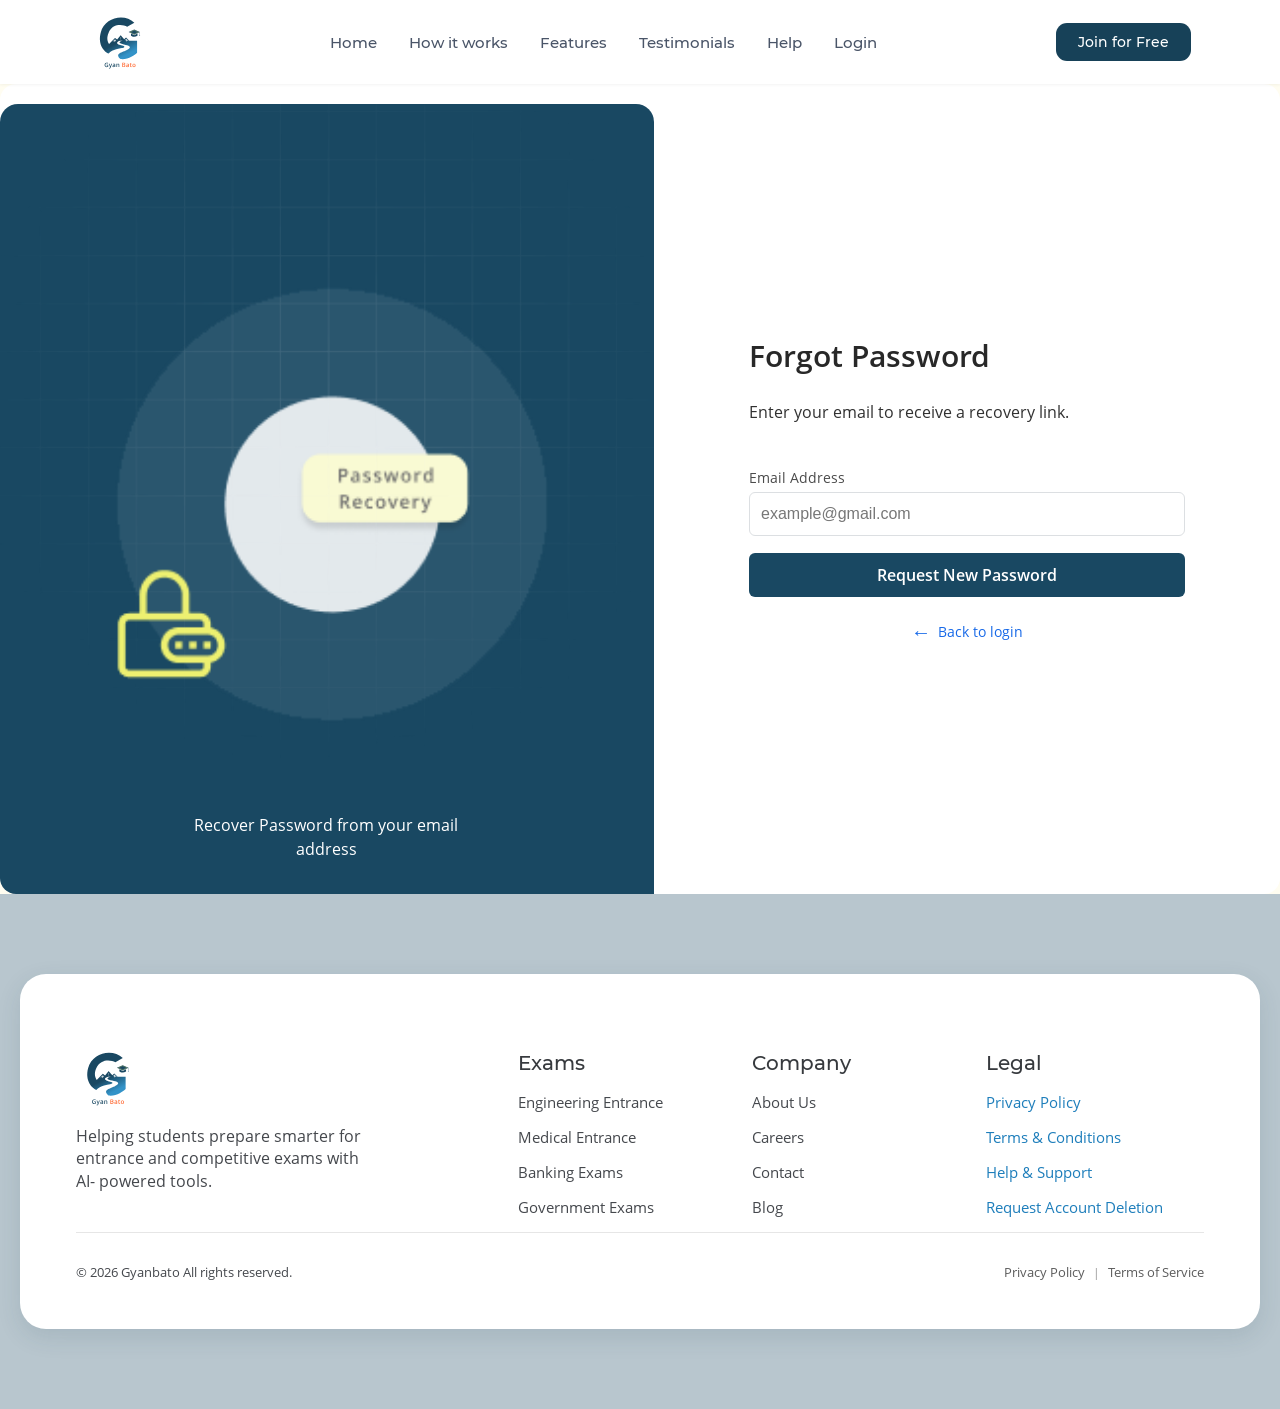
<file: auth/ForgotPassoword.html>
<!DOCTYPE html>
<html lang="en">

<head>
    <meta charset="UTF-8" />
    <meta name="viewport" content="width=device-width, initial-scale=1.0" />
    <title>Forgot Password | GyanBato</title>
   <link rel="stylesheet" href="account.css">
    <link rel="stylesheet" href="../style.css">
    <link rel="stylesheet" href="../style2.css">
    <link rel="stylesheet" href="https://cdnjs.cloudflare.com/ajax/libs/font-awesome/6.5.2/css/all.min.css" />
</head>

<body>
    <!-- Navbar -->
    <header class="navbar">
        <div class="nav-container">

            <!-- Logo Section -->
            <a href="../index.html" class="logo">
                <img src="../assets/nav_footer/gyan_logo.svg" alt="GyanBato Logo" class="logo-icon">
                <!-- <div class="logo-text">
                    <span class="brand-name">Gyan</span>
                    <span class="brand-sub">Bato</span>
                </div> -->
            </a>

            <!-- Navigation Links -->
            <nav class="nav-menu" id="nav-menu">
                <ul class="nav-list">
                    <li><a href="../index.html" class="nav-link active font-montserrat-500">Home</a></li>
                    <li><a href="#process" class="nav-link font-montserrat-500">How it works</a></li>
                    <li><a href="#features" class="nav-link font-montserrat-500">Features</a></li>
                    <li><a href="#testimonials" class="nav-link font-montserrat-500">Testimonials</a></li>
                    <li><a href="#faq" class="nav-link font-montserrat-500">Help</a></li>
                    <li><a href="login.html" class="nav-link font-montserrat-500">Login</a></li>
                </ul>
                <div class="mobile-cta">
                    <a href="#" class="btn-join font-montserrat-500">Join for Free</a>
                </div>
            </nav>

            <!-- CTA Button (Desktop) -->
            <div class="desktop-cta">
                <a href="" class="btn-join font-montserrat-500">Join for Free</a>
            </div>

            <!-- Hamburger Menu Toggle Icon -->
            <div class="hamburger" id="hamburger">
                <span class="bar"></span>
                <span class="bar"></span>
                <span class="bar"></span>
            </div>

        </div>
    </header>


    <section class="login-section">
        <div class="login-container">

            <!-- ================= LEFT SIDE ================= -->
            <div class="left-side">

                <img src="../assets/account/forgot_pass.png" class="l-side-logo" alt="Password Recovery" />

                <img src="../assets/account/fences.png" class="fence" alt="" />

                <p class="left-side-text font-opensans-400">
                    Recover Password from your email address
                </p>

            </div>


            <!-- ================= RIGHT SIDE ================= -->
            <div class="right-side">

                <form class="login-form">

                    <h1 class="font-opensans-600">
                        Forgot Password
                    </h1>

                    <p class="subtitle font-opensans-400">
                        Enter your email to receive a recovery link.
                    </p>


                    <!-- Email -->
                    <div class="form-group font-opensans-400" style="margin-bottom: 0;">

                        <label for="email">
                            Email Address
                        </label>

                        <div class="input-wrapper">

                            <input type="email" id="email" name="email" placeholder="example@gmail.com"
                                autocomplete="email" required />

                        </div>

                    </div>


                    <!-- Request New Password -->
                    <button type="submit" class="login-button font-opensans-600">
                        Request New Password
                    </button>


                    <!-- Back to Login -->
                    <a href="./Login.html" class="back-to-login font-opensans-400">

                        <span class="back-arrow">←</span>
                        <span>Back to login</span>

                    </a>

                </form>

            </div>

        </div>
    </section>



    <!-- Footer -->
    <footer class="footer-section">

        <div class="footer-container">

            <!-- Main Footer -->
            <div class="footer-main">

                <!-- Brand -->
                <div class="footer-brand">

                    <a href="/" class="footer-logo">
                        <img src="../assets/nav_footer/gyan_logo.svg" alt="Gyanbato" class="footer-logo-image" />
                    </a>


                    <p class="footer-description font-opensans-400">
                        Helping students prepare smarter for
                        entrance and competitive exams with AI-
                        powered tools.
                    </p>

                </div>


                <!-- Exams -->
                <div class="footer-column">

                    <h3 class="footer-heading font-montserrat-400">
                        Exams
                    </h3>

                    <ul class="footer-links font-opensans-400">
                        <li>
                            <a href="#">Engineering Entrance</a>
                        </li>

                        <li>
                            <a href="#">Medical Entrance</a>
                        </li>

                        <li>
                            <a href="#">Banking Exams</a>
                        </li>

                        <li>
                            <a href="#">Government Exams</a>
                        </li>
                    </ul>

                </div>


                <!-- Company -->
                <div class="footer-column">

                    <h3 class="footer-heading font-montserrat-400">
                        Company
                    </h3>

                    <ul class="footer-links font-opensans-400">
                        <li>
                            <a href="#">About Us</a>
                        </li>

                        <li>
                            <a href="#">Careers</a>
                        </li>

                        <li>
                            <a href="/#cta">Contact</a>
                        </li>

                        <li>
                            <a href="#">Blog</a>
                        </li>
                    </ul>

                </div>


                <!-- Legal -->
                <div class="footer-column">

                    <h3 class="footer-heading font-montserrat-400">
                        Legal
                    </h3>

                    <ul class="footer-links footer-legal-links font-opensans-400">
                        <li>
                            <a href="../legal/Privacy.html">Privacy Policy</a>
                        </li>

                        <li>
                            <a href="../legal/Terms.html">Terms &amp; Conditions</a>
                        </li>

                        <li>
                            <a href="../legal/HelpSupport.html">Help &amp; Support</a>
                        </li>

                        <li>
                            <a href="../legal/DeleteAccount.html">Request Account Deletion</a>
                        </li>
                    </ul>

                </div>

            </div>


            <!-- Divider -->
            <div class="footer-divider"></div>


            <!-- Bottom Footer -->
            <div class="footer-bottom">

                <p class="footer-copyright font-opensans-400">
                    © 2026 Gyanbato All rights reserved.
                </p>

                <div class="footer-bottom-links">

                    <a href="../legal/Privacy.html">
                        Privacy Policy
                    </a>

                    <span class="footer-separator">
                        |
                    </span>

                    <a href="../legal/Terms.html">
                        Terms of Service
                    </a>

                </div>

            </div>

        </div>

    </footer>


    <script>
        function togglePassword() {
            const password = document.getElementById("password");
            const icon = document.getElementById("password-icon");

            if (password.type === "password") {
                password.type = "text";
                icon.classList.remove("fa-eye-slash");
                icon.classList.add("fa-eye");
            } else {
                password.type = "password";
                icon.classList.remove("fa-eye");
                icon.classList.add("fa-eye-slash");
            }
        }
    </script>

</body>

</html>
</file>
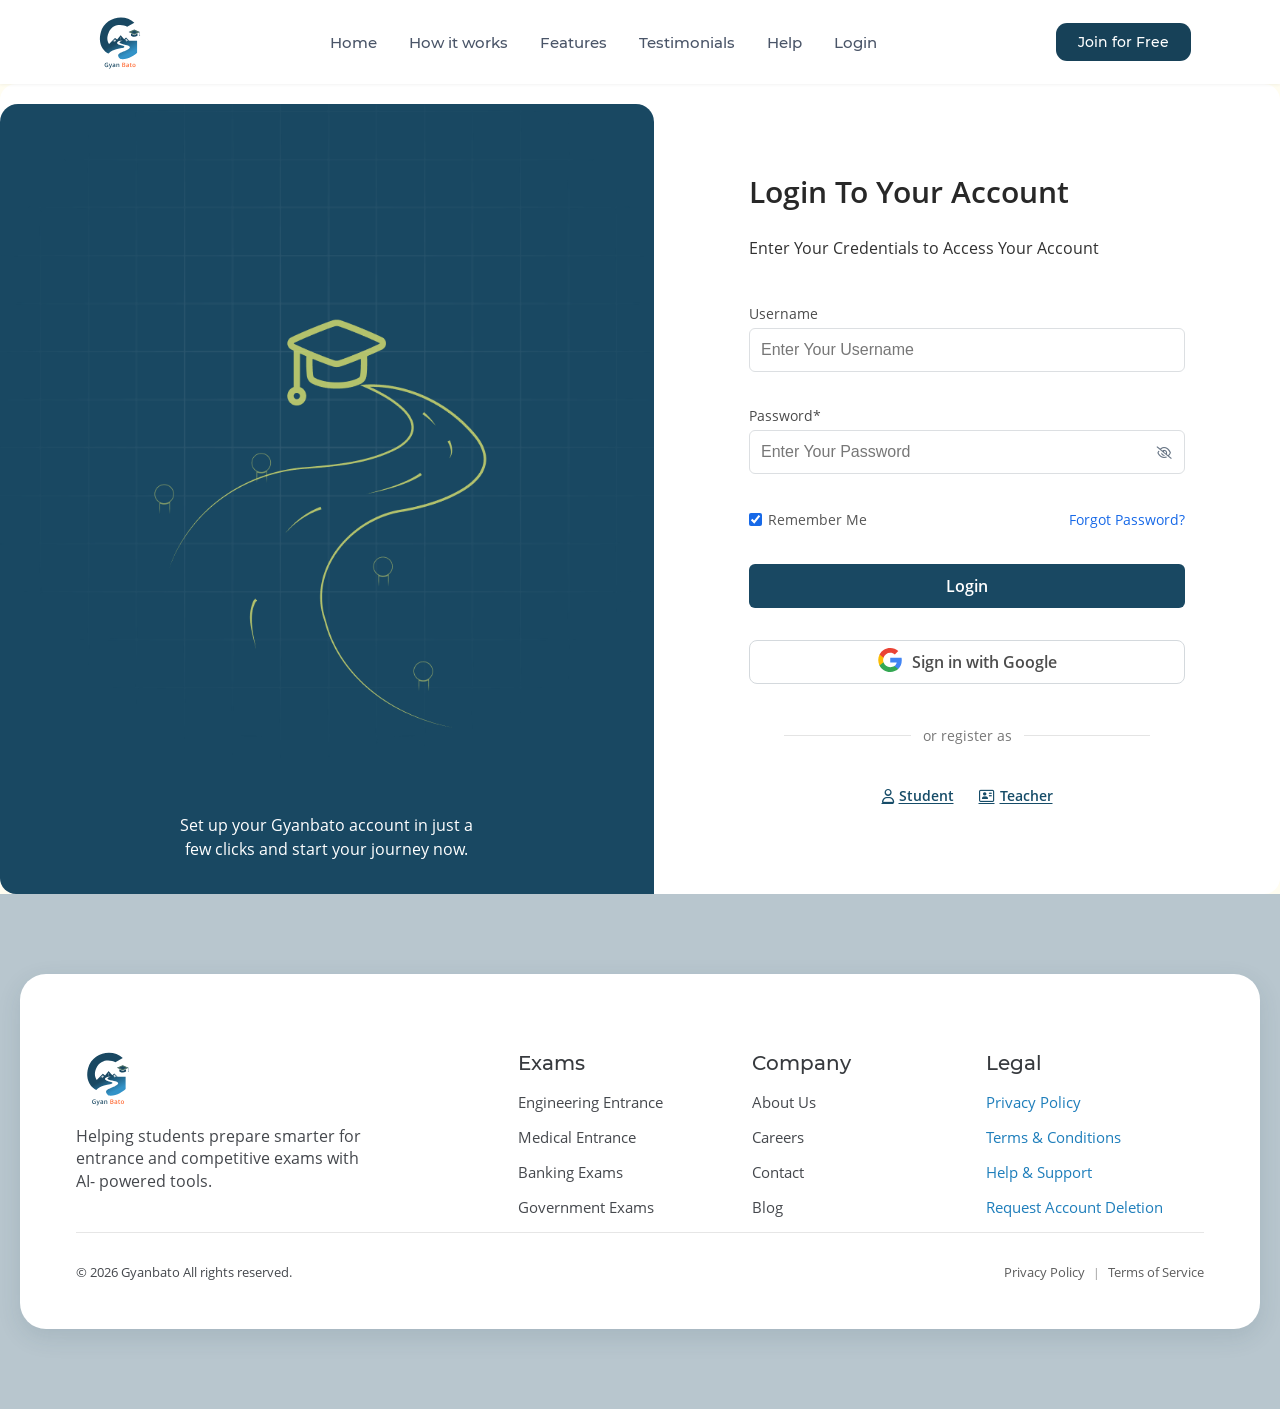
<file: auth/Login.html>
<!DOCTYPE html>
<html lang="en">

<head>
    <meta charset="UTF-8" />
    <meta name="viewport" content="width=device-width, initial-scale=1.0" />
    <title>Login | GyanBato</title>
    <link rel="stylesheet" href="account.css">
    <link rel="stylesheet" href="../style.css">
    <link rel="stylesheet" href="../style2.css">
    <link rel="stylesheet" href="https://cdnjs.cloudflare.com/ajax/libs/font-awesome/6.5.2/css/all.min.css" />


</head>

<body>
    <!-- Navbar -->
     <header class="navbar">
        <div class="nav-container">

            <!-- Logo Section -->
            <a href="../index.html" class="logo">
                <img src="../assets/nav_footer/gyan_logo.svg" alt="GyanBato Logo" class="logo-icon">
                <!-- <div class="logo-text">
                    <span class="brand-name">Gyan</span>
                    <span class="brand-sub">Bato</span>
                </div> -->
            </a>

            <!-- Navigation Links -->
            <nav class="nav-menu" id="nav-menu">
                <ul class="nav-list">
                    <li><a href="../index.html" class="nav-link active font-montserrat-500">Home</a></li>
                    <li><a href="#process" class="nav-link font-montserrat-500">How it works</a></li>
                    <li><a href="#features" class="nav-link font-montserrat-500">Features</a></li>
                    <li><a href="#testimonials" class="nav-link font-montserrat-500">Testimonials</a></li>
                    <li><a href="#faq" class="nav-link font-montserrat-500">Help</a></li>
                    <li><a href="login.html" class="nav-link font-montserrat-500">Login</a></li>
                </ul>
                <div class="mobile-cta">
                    <a href="#" class="btn-join font-montserrat-500">Join for Free</a>
                </div>
            </nav>

            <!-- CTA Button (Desktop) -->
            <div class="desktop-cta">
                <a href="#" class="btn-join font-montserrat-500">Join for Free</a>
            </div>

            <!-- Hamburger Menu Toggle Icon -->
            <div class="hamburger" id="hamburger">
                <span class="bar"></span>
                <span class="bar"></span>
                <span class="bar"></span>
            </div>

        </div>
    </header>


    <section class="login-section">
        <div class="login-container">

            <!-- YOUR EXISTING LEFT IMAGE -->
            <div class="left-side">
                <img src="../assets/account/login_page1.png" class="l-side-logo" alt="Gyanbato" />
                <img src="../assets/account/fences.png" class="fence" alt="Gyanbato" />
                <p class="left-side-text font-opensans-400">
                    Set up your Gyanbato account in just a few clicks and start your journey now.
                </p>
            </div>

            <!-- RIGHT LOGIN SIDE -->
            <div class="right-side">
                <form class="login-form">

                    <h1 class="font-opensans-600">Login To Your Account</h1>

                    <p class="subtitle font-opensans-400">
                        Enter Your Credentials to Access Your Account
                    </p>

                    <!-- Username -->
                    <div class="form-group font-opensans-400">
                        <label for="username">Username</label>

                        <div class="input-wrapper font-opensans-400">
                            <input type="text" id="username" name="username" placeholder="Enter Your Username"
                                autocomplete="username" />
                        </div>
                    </div>

                    <!-- Password -->
                    <div class="form-group font-opensans-400">
                        <label for="password">Password*</label>

                        <div class="input-wrapper font-opensans-400">
                            <input type="password" id="password" name="password" class="password-input"
                                placeholder="Enter Your Password" autocomplete="current-password" />

                            <div  font-opensans-400" class="password-toggle" onclick="togglePassword()"
                                aria-label="Show password">
                                <i id="password-icon" class="fa-regular fa-eye-slash"></i>
                        </div>
                        </div>
                    </div>

                    <!-- Remember / Forgot -->
                    <div class="form-options">

                        <label class="remember font-opensans-400">
                            <input type="checkbox" checked />
                            <span>Remember Me</span>
                        </label>

                        <a href="./ForgotPassoword.html" class="forgot-password font-opensans-400">
                            Forgot Password?
                        </a>

                    </div>

                    <!-- Login -->
                    <button type="button" class="login-button font-opensans-600">
                        Login
                    </button>

                    <!-- Google -->
                    <button type="button" class="google-button font-opensans-600">
                        <span class="google-icon"><img src="../assets/account/google.svg" alt="Google" /></span>
                        <span>Sign in with Google</span>
                    </button>

                    <!-- Register -->
                    <div class="register-divider font-opensans-400">
                        <span>or register as</span>
                    </div>

                    <div class="register-links">

                        <a href="RegisterStudent.html" class="register-link font-opensans-600">
                            <i class="fa-regular fa-user font-opensans-600"></i>
                            Student
                        </a>

                        <a href="RegisterTeacher.html" class="register-link font-opensans-600">
                            <i class="fa-regular fa-address-card font-opensans-600"></i>
                            Teacher
                        </a>

                    </div>

                </form>
            </div>

        </div>
    </section>


    <!-- Footer -->
    <footer class="footer-section">

        <div class="footer-container">

            <!-- Main Footer -->
            <div class="footer-main">

                <!-- Brand -->
                <div class="footer-brand">

                    <a href="/" class="footer-logo">
                        <img src="../assets/nav_footer/gyan_logo.svg" alt="Gyanbato" class="footer-logo-image" />
                    </a>


                    <p class="footer-description font-opensans-400">
                        Helping students prepare smarter for
                        entrance and competitive exams with AI-
                        powered tools.
                    </p>

                </div>


                <!-- Exams -->
                <div class="footer-column">

                    <h3 class="footer-heading font-montserrat-400">
                        Exams
                    </h3>

                    <ul class="footer-links font-opensans-400">
                        <li>
                            <a href="#">Engineering Entrance</a>
                        </li>

                        <li>
                            <a href="#">Medical Entrance</a>
                        </li>

                        <li>
                            <a href="#">Banking Exams</a>
                        </li>

                        <li>
                            <a href="#">Government Exams</a>
                        </li>
                    </ul>

                </div>


                <!-- Company -->
                <div class="footer-column">

                    <h3 class="footer-heading font-montserrat-400">
                        Company
                    </h3>

                    <ul class="footer-links font-opensans-400">
                        <li>
                            <a href="#">About Us</a>
                        </li>

                        <li>
                            <a href="#">Careers</a>
                        </li>

                        <li>
                            <a href="/#cta">Contact</a>
                        </li>

                        <li>
                            <a href="#">Blog</a>
                        </li>
                    </ul>

                </div>


                <!-- Legal -->
                <div class="footer-column">

                    <h3 class="footer-heading font-montserrat-400">
                        Legal
                    </h3>

                    <ul class="footer-links footer-legal-links font-opensans-400">
                        <li>
                            <a href="../legal/Privacy.html">Privacy Policy</a>
                        </li>

                        <li>
                            <a href="../legal/Terms.html">Terms &amp; Conditions</a>
                        </li>

                        <li>
                            <a href="../legal/HelpSupport.html">Help &amp; Support</a>
                        </li>

                        <li>
                            <a href="../legal/DeleteAccount.html">Request Account Deletion</a>
                        </li>
                    </ul>

                </div>

            </div>


            <!-- Divider -->
            <div class="footer-divider"></div>


            <!-- Bottom Footer -->
            <div class="footer-bottom">

                <p class="footer-copyright font-opensans-400">
                    © 2026 Gyanbato All rights reserved.
                </p>

                <div class="footer-bottom-links">

                    <a href="../legal/Privacy.html">
                        Privacy Policy
                    </a>

                    <span class="footer-separator">
                        |
                    </span>

                    <a href="../legal/Terms.html">
                        Terms of Service
                    </a>

                </div>

            </div>

        </div>

    </footer>

        <script>
        function togglePassword() {
            const password = document.getElementById("password");
            const icon = document.getElementById("password-icon");

            if (password.type === "password") {
                password.type = "text";
                icon.classList.remove("fa-eye-slash");
                icon.classList.add("fa-eye");
            } else {
                password.type = "password";
                icon.classList.remove("fa-eye");
                icon.classList.add("fa-eye-slash");
            }
        }
    </script>

</body>

</html>
</file>
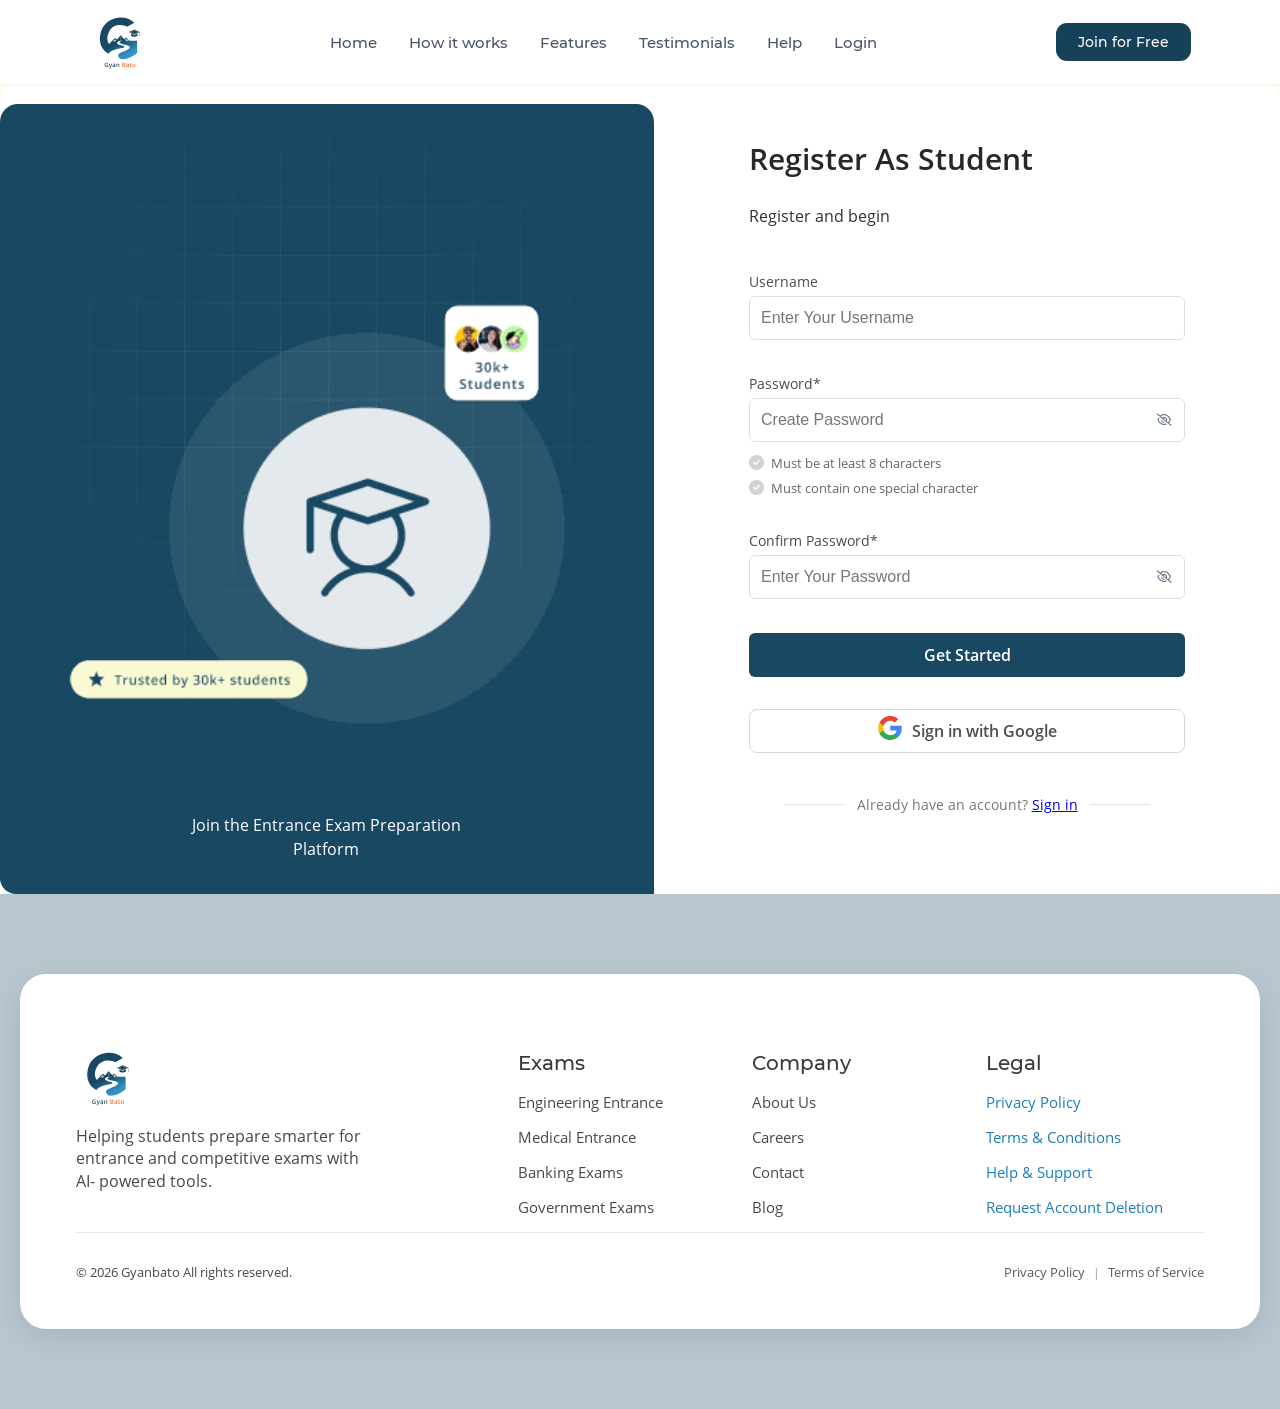
<file: auth/RegisterStudent.html>
<!DOCTYPE html>
<html lang="en">

<head>
    <meta charset="UTF-8" />
    <meta name="viewport" content="width=device-width, initial-scale=1.0" />
    <title>Register As Student | GyanBato</title>
    <link rel="stylesheet" href="account.css">
    <link rel="stylesheet" href="../style.css">
    <link rel="stylesheet" href="../style2.css">
    <link rel="stylesheet" href="https://cdnjs.cloudflare.com/ajax/libs/font-awesome/6.5.2/css/all.min.css" />


</head>

<body>
    <!-- Navbar -->
     <header class="navbar">
        <div class="nav-container">

            <!-- Logo Section -->
            <a href="../index.html" class="logo">
                <img src="../assets/nav_footer/gyan_logo.svg" alt="GyanBato Logo" class="logo-icon">
                <!-- <div class="logo-text">
                    <span class="brand-name">Gyan</span>
                    <span class="brand-sub">Bato</span>
                </div> -->
            </a>

            <!-- Navigation Links -->
            <nav class="nav-menu" id="nav-menu">
                <ul class="nav-list">
                    <li><a href="../index.html" class="nav-link active font-montserrat-500">Home</a></li>
                    <li><a href="#process" class="nav-link font-montserrat-500">How it works</a></li>
                    <li><a href="#features" class="nav-link font-montserrat-500">Features</a></li>
                    <li><a href="#testimonials" class="nav-link font-montserrat-500">Testimonials</a></li>
                    <li><a href="#faq" class="nav-link font-montserrat-500">Help</a></li>
                    <li><a href="login.html" class="nav-link font-montserrat-500">Login</a></li>
                </ul>
                <div class="mobile-cta">
                    <a href="#" class="btn-join font-montserrat-500">Join for Free</a>
                </div>
            </nav>

            <!-- CTA Button (Desktop) -->
            <div class="desktop-cta">
                <a href="#" class="btn-join font-montserrat-500">Join for Free</a>
            </div>

            <!-- Hamburger Menu Toggle Icon -->
            <div class="hamburger" id="hamburger">
                <span class="bar"></span>
                <span class="bar"></span>
                <span class="bar"></span>
            </div>

        </div>
    </header>


    <section class="login-section">
        <div class="login-container">

            <!-- LEFT SIDE -->
            <div class="left-side">
                <img src="../assets/account/register_as_stu.png" class="l-side-logo" alt="Student registering" />

                <img src="../assets/account/fences.png" class="fence" alt="Gyanbato" />

                <p class="left-side-text font-opensans-400">
                    Join the Entrance Exam Preparation Platform
                </p>
            </div>


            <!-- RIGHT SIDE -->
            <div class="right-side">

                <form class="login-form">

                    <h1 class="font-opensans-600">
                        Register As Student
                    </h1>

                    <p class="subtitle font-opensans-400">
                        Register and begin
                    </p>


                    <!-- Username -->
                    <div class="form-group font-opensans-400">
                        <label for="username">
                            Username
                        </label>

                        <div class="input-wrapper">
                            <input type="text" id="username" name="username" placeholder="Enter Your Username"
                                autocomplete="username" />
                        </div>
                    </div>


                    <!-- Password -->
                    <div class="form-group font-opensans-400">
                        <label for="password">
                            Password*
                        </label>

                        <div class="input-wrapper">
                            <input type="password" id="password" name="password" class="password-input"
                                placeholder="Create Password" autocomplete="new-password" />

                            <button type="button" class="password-toggle"
                                onclick="togglePassword('password', 'password-icon')" aria-label="Show password">
                                <i id="password-icon" class="fa-regular fa-eye-slash"></i>
                            </button>
                        </div>

                        <!-- Password Requirements -->
                        <div class="password-requirements font-opensans-400">

                            <div class="password-requirement">
                                <i class="fa-solid fa-circle-check"></i>
                                <span>Must be at least 8 characters</span>
                            </div>

                            <div class="password-requirement">
                                <i class="fa-solid fa-circle-check"></i>
                                <span>Must contain one special character</span>
                            </div>

                        </div>
                    </div>


                    <!-- Confirm Password -->
                    <div class="form-group font-opensans-400">
                        <label for="confirm-password">
                            Confirm Password*
                        </label>

                        <div class="input-wrapper">
                            <input type="password" id="confirm-password" name="confirm_password" class="password-input"
                                placeholder="Enter Your Password" autocomplete="new-password" />

                            <button type="button" class="password-toggle"
                                onclick="togglePassword('confirm-password', 'confirm-password-icon')"
                                aria-label="Show password">
                                <i id="confirm-password-icon" class="fa-regular fa-eye-slash"></i>
                            </button>
                        </div>
                    </div>


                    <!-- Register -->
                    <button type="button" class="login-button font-opensans-600">
                        Get Started
                    </button>


                    <!-- Google -->
                    <button type="button" class="google-button font-opensans-600">
                        <span class="google-icon">
                            <img src="../assets/account/google.svg" alt="Google" />
                        </span>

                        <span>Sign in with Google</span>
                    </button>


                    <!-- Login Link -->
                    <div class="register-divider font-opensans-400">
                        <span>
                            Already have an account?
                            <a href="./Login.html">Sign in</a>
                        </span>
                    </div>

                </form>

            </div>

        </div>
    </section>



    <!-- Footer -->
    <footer class="footer-section">

        <div class="footer-container">

            <!-- Main Footer -->
            <div class="footer-main">

                <!-- Brand -->
                <div class="footer-brand">

                    <a href="/" class="footer-logo">
                        <img src="../assets/nav_footer/gyan_logo.svg" alt="Gyanbato" class="footer-logo-image" />
                    </a>


                    <p class="footer-description font-opensans-400">
                        Helping students prepare smarter for
                        entrance and competitive exams with AI-
                        powered tools.
                    </p>

                </div>


                <!-- Exams -->
                <div class="footer-column">

                    <h3 class="footer-heading font-montserrat-400">
                        Exams
                    </h3>

                    <ul class="footer-links font-opensans-400">
                        <li>
                            <a href="#">Engineering Entrance</a>
                        </li>

                        <li>
                            <a href="#">Medical Entrance</a>
                        </li>

                        <li>
                            <a href="#">Banking Exams</a>
                        </li>

                        <li>
                            <a href="#">Government Exams</a>
                        </li>
                    </ul>

                </div>


                <!-- Company -->
                <div class="footer-column">

                    <h3 class="footer-heading font-montserrat-400">
                        Company
                    </h3>

                    <ul class="footer-links font-opensans-400">
                        <li>
                            <a href="#">About Us</a>
                        </li>

                        <li>
                            <a href="#">Careers</a>
                        </li>

                        <li>
                            <a href="/#cta">Contact</a>
                        </li>

                        <li>
                            <a href="#">Blog</a>
                        </li>
                    </ul>

                </div>


                <!-- Legal -->
                <div class="footer-column">

                    <h3 class="footer-heading font-montserrat-400">
                        Legal
                    </h3>

                    <ul class="footer-links footer-legal-links font-opensans-400">
                        <li>
                            <a href="../legal/Privacy.html">Privacy Policy</a>
                        </li>

                        <li>
                            <a href="../legal/Terms.html">Terms &amp; Conditions</a>
                        </li>

                        <li>
                            <a href="../legal/HelpSupport.html">Help &amp; Support</a>
                        </li>

                        <li>
                            <a href="../legal/DeleteAccount.html">Request Account Deletion</a>
                        </li>
                    </ul>

                </div>

            </div>


            <!-- Divider -->
            <div class="footer-divider"></div>


            <!-- Bottom Footer -->
            <div class="footer-bottom">

                <p class="footer-copyright font-opensans-400">
                    © 2026 Gyanbato All rights reserved.
                </p>

                <div class="footer-bottom-links">

                    <a href="../legal/Privacy.html">
                        Privacy Policy
                    </a>

                    <span class="footer-separator">
                        |
                    </span>

                    <a href="../legal/Terms.html">
                        Terms of Service
                    </a>

                </div>

            </div>

        </div>

    </footer>

    <script>
        function togglePassword(inputId, iconId) {
            const input = document.getElementById(inputId);
            const icon = document.getElementById(iconId);

            if (input.type === "password") {
                input.type = "text";
                icon.classList.remove("fa-eye-slash");
                icon.classList.add("fa-eye");
            } else {
                input.type = "password";
                icon.classList.remove("fa-eye");
                icon.classList.add("fa-eye-slash");
            }
        }

    </script>

</body>

</html>
</file>
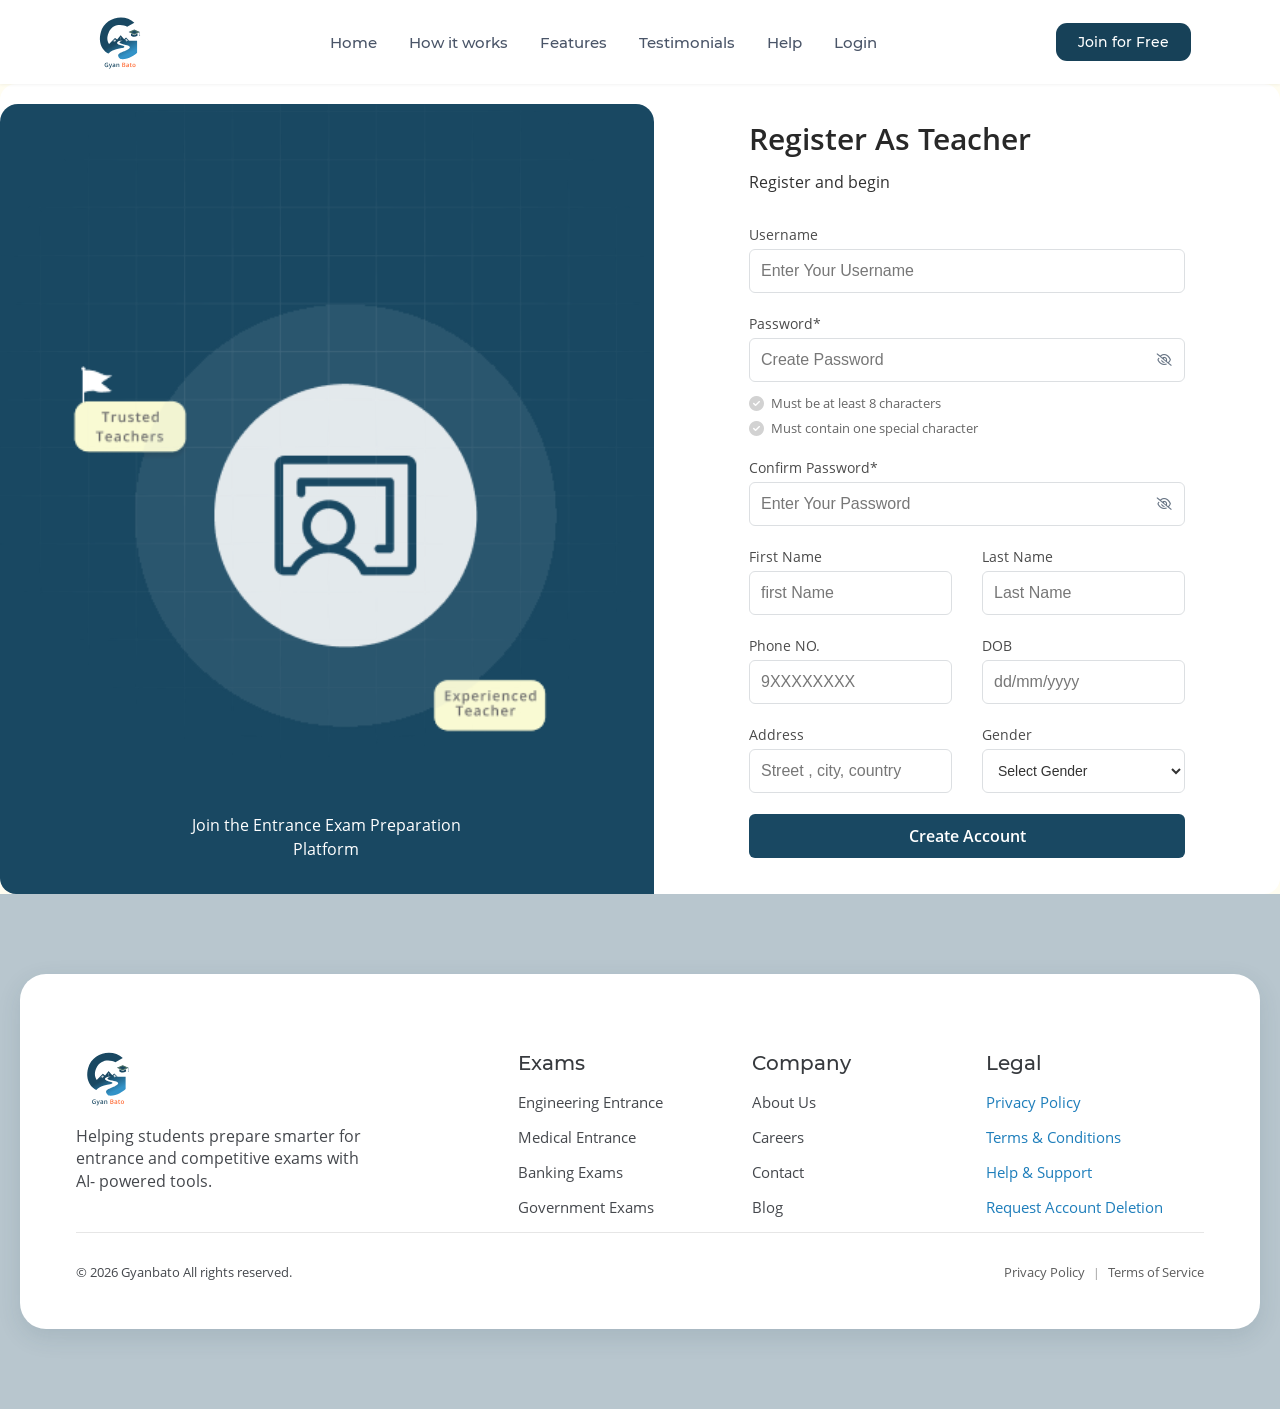
<file: auth/RegisterTeacher.html>
<!DOCTYPE html>
<html lang="en">

<head>
    <meta charset="UTF-8" />
    <meta name="viewport" content="width=device-width, initial-scale=1.0" />
    <title>Register As Teacher | GyanBato</title>
   <link rel="stylesheet" href="account.css">
    <link rel="stylesheet" href="../style.css">
    <link rel="stylesheet" href="../style2.css">
    <link rel="stylesheet" href="https://cdnjs.cloudflare.com/ajax/libs/font-awesome/6.5.2/css/all.min.css" />


</head>

<body>
    <!-- Navbar -->
     <header class="navbar">
        <div class="nav-container">

            <!-- Logo Section -->
            <a href="../index.html" class="logo">
                <img src="../assets/nav_footer/gyan_logo.svg" alt="GyanBato Logo" class="logo-icon">
                <!-- <div class="logo-text">
                    <span class="brand-name">Gyan</span>
                    <span class="brand-sub">Bato</span>
                </div> -->
            </a>

            <!-- Navigation Links -->
            <nav class="nav-menu" id="nav-menu">
                <ul class="nav-list">
                    <li><a href="../index.html" class="nav-link active font-montserrat-500">Home</a></li>
                    <li><a href="#process" class="nav-link font-montserrat-500">How it works</a></li>
                    <li><a href="#features" class="nav-link font-montserrat-500">Features</a></li>
                    <li><a href="#testimonials" class="nav-link font-montserrat-500">Testimonials</a></li>
                    <li><a href="#faq" class="nav-link font-montserrat-500">Help</a></li>
                    <li><a href="login.html" class="nav-link font-montserrat-500">Login</a></li>
                </ul>
                <div class="mobile-cta">
                    <a href="#" class="btn-join font-montserrat-500">Join for Free</a>
                </div>
            </nav>

            <!-- CTA Button (Desktop) -->
            <div class="desktop-cta">
                <a href="#" class="btn-join font-montserrat-500">Join for Free</a>
            </div>

            <!-- Hamburger Menu Toggle Icon -->
            <div class="hamburger" id="hamburger">
                <span class="bar"></span>
                <span class="bar"></span>
                <span class="bar"></span>
            </div>

        </div>
    </header>


    <section class="login-section">
        <div class="login-container">

            <!-- ================= LEFT SIDE ================= -->
            <div class="left-side">

                <img src="../assets/account/register_as_teach.png" class="l-side-logo" alt="Teacher registering" />

                <img src="../assets/account/fences.png" class="fence" alt="" />

                <p class="left-side-text font-opensans-400">
                    Join the Entrance Exam Preparation Platform
                </p>

            </div>


            <!-- ================= RIGHT SIDE ================= -->
            <div class="right-side">

                <form class="login-form" style="gap: 4px;">

                    <!-- Heading -->
                    <h1 class="font-opensans-600">
                        Register As Teacher
                    </h1>

                    <p class="subtitle font-opensans-400">
                        Register and begin
                    </p>


                    <!-- ================= USERNAME ================= -->
                    <div class="form-group font-opensans-400">

                        <label for="username">
                            Username
                        </label>

                        <div class="input-wrapper">
                            <input type="text" id="username" name="username" placeholder="Enter Your Username"
                                autocomplete="username" />
                        </div>

                    </div>


                    <!-- ================= PASSWORD ================= -->
                    <div class="form-group font-opensans-400">

                        <label for="password">
                            Password*
                        </label>

                        <div class="input-wrapper">

                            <input type="password" id="password" name="password" class="password-input"
                                placeholder="Create Password" autocomplete="new-password" />

                            <button type="button" class="password-toggle"
                                onclick="togglePassword('password', 'password-icon')" aria-label="Show password">
                                <i id="password-icon" class="fa-regular fa-eye-slash"></i>
                            </button>

                        </div>


                        <!-- Password Requirements -->
                        <div class="password-requirements">

                            <div class="password-requirement font-opensans-400">
                                <i class="fa-solid fa-circle-check"></i>
                                <span>Must be at least 8 characters</span>
                            </div>

                            <div class="password-requirement font-opensans-400">
                                <i class="fa-solid fa-circle-check"></i>
                                <span>Must contain one special character</span>
                            </div>

                        </div>

                    </div>


                    <!-- ================= CONFIRM PASSWORD ================= -->
                    <div class="form-group font-opensans-400">

                        <label for="confirm-password">
                            Confirm Password*
                        </label>

                        <div class="input-wrapper">

                            <input type="password" id="confirm-password" name="confirm_password" class="password-input"
                                placeholder="Enter Your Password" autocomplete="new-password" />

                            <button type="button" class="password-toggle"
                                onclick="togglePassword('confirm-password', 'confirm-password-icon')"
                                aria-label="Show password">
                                <i id="confirm-password-icon" class="fa-regular fa-eye-slash"></i>
                            </button>

                        </div>

                    </div>


                    <!-- ================= FIRST / LAST NAME ================= -->
                    <div class="form-row">

                        <!-- First Name -->
                        <div class="form-group font-opensans-400">

                            <label for="first-name">
                                First Name
                            </label>

                            <div class="input-wrapper">

                                <input type="text" id="first-name" name="first_name" placeholder="first Name"
                                    autocomplete="given-name" />

                            </div>

                        </div>


                        <!-- Last Name -->
                        <div class="form-group font-opensans-400">

                            <label for="last-name">
                                Last Name
                            </label>

                            <div class="input-wrapper">

                                <input type="text" id="last-name" name="last_name" placeholder="Last Name"
                                    autocomplete="family-name" />

                            </div>

                        </div>

                    </div>


                    <!-- ================= PHONE / DOB ================= -->
                    <div class="form-row">

                        <!-- Phone -->
                        <div class="form-group font-opensans-400">

                            <label for="phone">
                                Phone NO.
                            </label>

                            <div class="input-wrapper">

                                <input type="tel" id="phone" name="phone" placeholder="9XXXXXXXX" autocomplete="tel"
                                    inputmode="numeric" />

                            </div>

                        </div>


                        <!-- DOB -->
                        <div class="form-group font-opensans-400">

                            <label for="dob">
                                DOB
                            </label>

                            <div class="input-wrapper">

                                <input type="text" id="dob" name="dob" placeholder="dd/mm/yyyy" autocomplete="bday" />

                            </div>

                        </div>

                    </div>


                    <!-- ================= ADDRESS / GENDER ================= -->
                    <div class="form-row">

                        <!-- Address -->
                        <div class="form-group font-opensans-400">

                            <label for="address">
                                Address
                            </label>

                            <div class="input-wrapper">

                                <input type="text" id="address" name="address" placeholder="Street , city, country"
                                    autocomplete="street-address" />

                            </div>

                        </div>


                        <!-- Gender -->
                        <div class="form-group font-opensans-400">

                            <label for="gender">
                                Gender
                            </label>

                            <div class="input-wrapper">

                                <select id="gender" name="gender">
                                    <option value="" selected disabled>
                                        Select Gender
                                    </option>

                                    <option value="male">
                                        Male
                                    </option>

                                    <option value="female">
                                        Female
                                    </option>

                                    <option value="other">
                                        Other
                                    </option>

                                </select>

                            </div>

                        </div>

                    </div>


                    <!-- ================= CREATE ACCOUNT ================= -->
                    <button type="button" class="login-button font-opensans-600">
                        Create Account
                    </button>

                </form>

            </div>

        </div>
    </section>



    <!-- Footer -->
    <footer class="footer-section">

        <div class="footer-container">

            <!-- Main Footer -->
            <div class="footer-main">

                <!-- Brand -->
                <div class="footer-brand">

                    <a href="/" class="footer-logo">
                        <img src="../assets/nav_footer/gyan_logo.svg" alt="Gyanbato" class="footer-logo-image" />
                    </a>


                    <p class="footer-description font-opensans-400">
                        Helping students prepare smarter for
                        entrance and competitive exams with AI-
                        powered tools.
                    </p>

                </div>


                <!-- Exams -->
                <div class="footer-column">

                    <h3 class="footer-heading font-montserrat-400">
                        Exams
                    </h3>

                    <ul class="footer-links font-opensans-400">
                        <li>
                            <a href="#">Engineering Entrance</a>
                        </li>

                        <li>
                            <a href="#">Medical Entrance</a>
                        </li>

                        <li>
                            <a href="#">Banking Exams</a>
                        </li>

                        <li>
                            <a href="#">Government Exams</a>
                        </li>
                    </ul>

                </div>


                <!-- Company -->
                <div class="footer-column">

                    <h3 class="footer-heading font-montserrat-400">
                        Company
                    </h3>

                    <ul class="footer-links font-opensans-400">
                        <li>
                            <a href="#">About Us</a>
                        </li>

                        <li>
                            <a href="#">Careers</a>
                        </li>

                        <li>
                            <a href="/#cta">Contact</a>
                        </li>

                        <li>
                            <a href="#">Blog</a>
                        </li>
                    </ul>

                </div>


                <!-- Legal -->
                <div class="footer-column">

                    <h3 class="footer-heading font-montserrat-400">
                        Legal
                    </h3>

                    <ul class="footer-links footer-legal-links font-opensans-400">
                        <li>
                            <a href="../legal/Privacy.html">Privacy Policy</a>
                        </li>

                        <li>
                            <a href="../legal/Terms.html">Terms &amp; Conditions</a>
                        </li>

                        <li>
                            <a href="../legal/HelpSupport.html">Help &amp; Support</a>
                        </li>

                        <li>
                            <a href="../legal/DeleteAccount.html">Request Account Deletion</a>
                        </li>
                    </ul>

                </div>

            </div>


            <!-- Divider -->
            <div class="footer-divider"></div>


            <!-- Bottom Footer -->
            <div class="footer-bottom">

                <p class="footer-copyright font-opensans-400">
                    © 2026 Gyanbato All rights reserved.
                </p>

                <div class="footer-bottom-links">

                    <a href="../legal/Privacy.html">
                        Privacy Policy
                    </a>

                    <span class="footer-separator">
                        |
                    </span>

                    <a href="../legal/Terms.html">
                        Terms of Service
                    </a>

                </div>

            </div>

        </div>

    </footer>

    <script>
        function togglePassword(inputId, iconId) {
            const input = document.getElementById(inputId);
            const icon = document.getElementById(iconId);

            if (input.type === "password") {
                input.type = "text";

                icon.classList.remove("fa-eye-slash");
                icon.classList.add("fa-eye");
            } else {
                input.type = "password";

                icon.classList.remove("fa-eye");
                icon.classList.add("fa-eye-slash");
            }
        }
    </script>


</body>

</html>
</file>
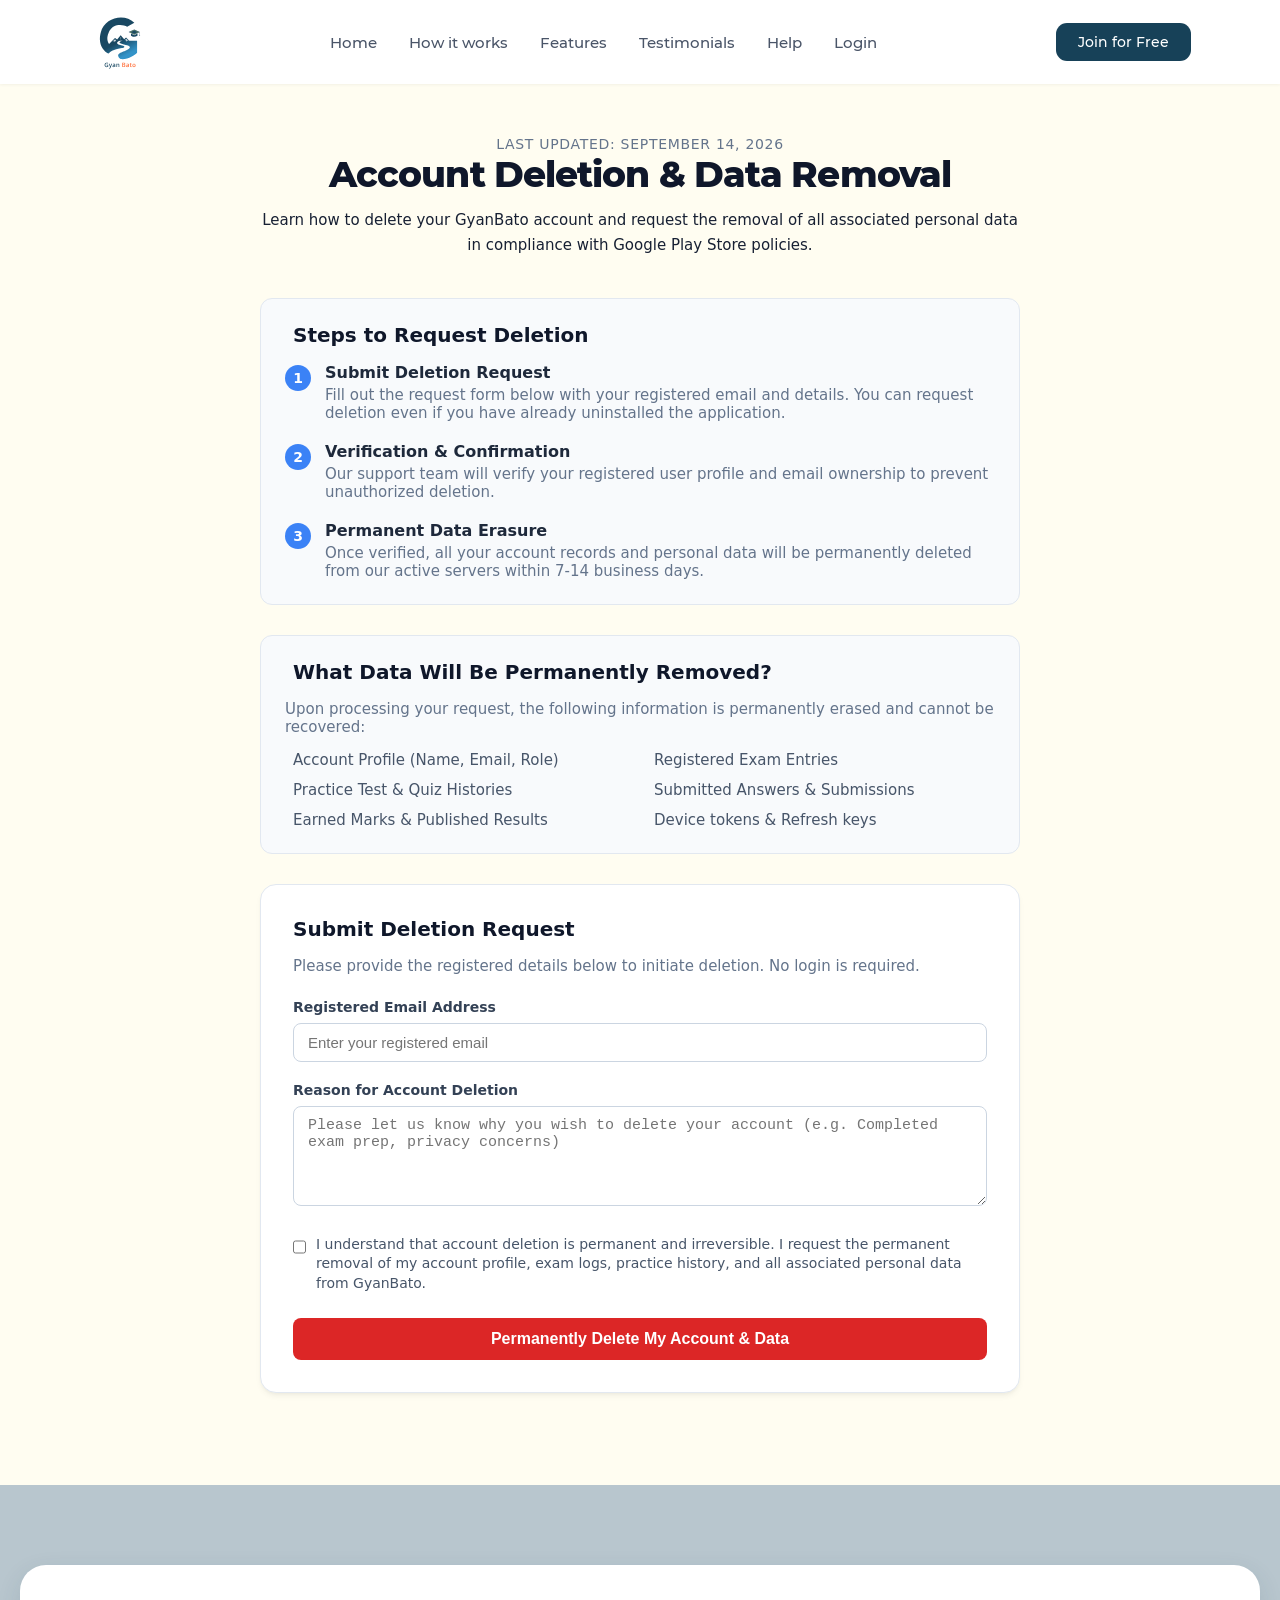
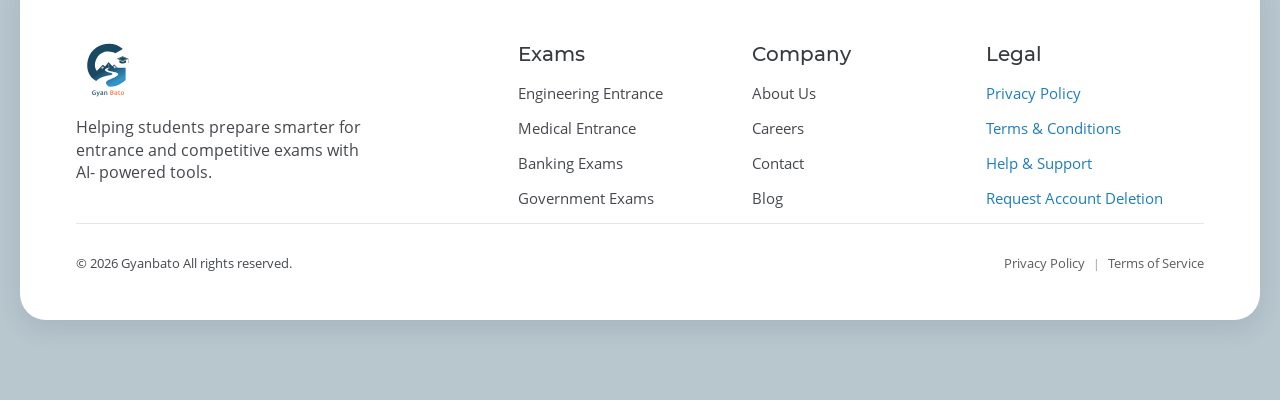
<file: legal/DeleteAccount.html>
<!DOCTYPE html>
<html lang="en">

<head>
    <meta charset="UTF-8">
    <meta name="viewport" content="width=device-width, initial-scale=1.0">
    <title>Request Account Deletion | GyanBato</title>
    <!-- <link href="https://cdn.jsdelivr.net/npm/bootstrap@5.3.8/dist/css/bootstrap.min.css" rel="stylesheet"
        integrity="sha384-sRIl4kxILFvY47J16cr9ZwB07vP4J8+LH7qKQnuqkuIAvNWLzeN8tE5YBujZqJLB" crossorigin="anonymous"> -->
    <link rel="stylesheet" href="https://cdn.jsdelivr.net/npm/swiper@11/swiper-bundle.min.css" />

    <link rel="stylesheet" href="../style.css">

    <link rel="stylesheet" href="../style2.css?v=6">

    <link rel="stylesheet" href="legal.css">

        <style>
            .delete-container {
                max-width: 800px;
                margin: 0 auto;
                padding: 20px;
                font-family: 'Inter', system-ui, -apple-system, sans-serif;
                color: #1e293b;
            }

            .delete-header {
                text-align: center;
                margin-bottom: 40px;
            }

            .delete-title {
                font-size: 2.25rem;
                font-weight: 800;
                color: #0f172a;
                margin-bottom: 12px;
                letter-spacing: -0.025em;
            }

            .delete-meta {
                font-size: 0.875rem;
                color: #64748b;
                text-transform: uppercase;
                letter-spacing: 0.05em;
            }

            .info-card {
                background: #f8fafc;
                border: 1px solid #e2e8f0;
                border-radius: 12px;
                padding: 24px;
                margin-bottom: 30px;
            }

            .info-card-title {
                font-size: 1.25rem;
                font-weight: 700;
                color: #0f172a;
                margin-bottom: 16px;
                display: flex;
                align-items: center;
                gap: 8px;
            }

            .step-list {
                list-style: none;
                padding: 0;
                margin: 0;
            }

            .step-item {
                position: relative;
                padding-left: 40px;
                margin-bottom: 20px;
            }

            .step-item:last-child {
                margin-bottom: 0;
            }

            .step-number {
                position: absolute;
                left: 0;
                top: 2px;
                width: 26px;
                height: 26px;
                background: #3b82f6;
                color: #ffffff;
                border-radius: 50%;
                display: flex;
                align-items: center;
                justify-content: center;
                font-size: 0.875rem;
                font-weight: 700;
            }

            .step-title {
                font-weight: 600;
                color: #1e293b;
                margin-bottom: 4px;
            }

            .step-desc {
                color: #64748b;
                font-size: 0.938rem;
            }

            .data-list {
                display: grid;
                grid-template-columns: 1fr 1fr;
                gap: 12px;
                margin-top: 15px;
            }

            .data-item {
                display: flex;
                align-items: center;
                gap: 8px;
                font-size: 0.938rem;
                color: #475569;
            }

            .data-item i {
                color: #10b981;
            }

            .form-card {
                background: #ffffff;
                border: 1px solid #e2e8f0;
                border-radius: 16px;
                box-shadow: 0 4px 6px -1px rgb(0 0 0 / 0.05), 0 2px 4px -2px rgb(0 0 0 / 0.05);
                padding: 32px;
            }

            .form-group {
                margin-bottom: 20px;
            }

            .form-label {
                display: block;
                font-size: 0.875rem;
                font-weight: 600;
                color: #334155;
                margin-bottom: 8px;
            }

            .form-input {
                width: 100%;
                padding: 10px 14px;
                border: 1px solid #cbd5e1;
                border-radius: 8px;
                font-size: 0.938rem;
                transition: border-color 0.15s ease-in-out, box-shadow 0.15s ease-in-out;
                color: #0f172a;
            }

            .form-input:focus {
                border-color: #3b82f6;
                box-shadow: 0 0 0 3px rgba(59, 130, 246, 0.15);
                outline: 0;
            }

            .form-textarea {
                resize: vertical;
                min-height: 100px;
            }

            .form-checkbox-container {
                display: flex;
                gap: 10px;
                align-items: flex-start;
                margin-top: 25px;
                margin-bottom: 25px;
            }

            .form-checkbox {
                margin-top: 4px;
                width: 16px;
                height: 16px;
            }

            .form-checkbox-label {
                font-size: 0.875rem;
                color: #475569;
                line-height: 1.4;
            }

            .submit-btn {
                width: 100%;
                background: #dc2626;
                color: #ffffff;
                border: none;
                padding: 12px 20px;
                font-weight: 600;
                font-size: 1rem;
                border-radius: 8px;
                cursor: pointer;
                transition: background 0.15s ease-in-out;
            }

            .submit-btn:hover {
                background: #b91c1c;
            }

            .alert {
                padding: 16px;
                border-radius: 8px;
                margin-bottom: 24px;
                font-size: 0.938rem;
            }

            .alert-success {
                background: #ecfdf5;
                border: 1px solid #a7f3d0;
                color: #065f46;
            }

            .alert-error {
                background: #fef2f2;
                border: 1px solid #fecaca;
                color: #991b1b;
            }

            .validation-error {
                color: #dc2626;
                font-size: 0.75rem;
                margin-top: 4px;
                display: block;
            }
        </style>
</head>

<body>
    <!-- Navbar -->
    <header class="navbar">
        <div class="nav-container">

            <!-- Logo Section -->
            <a href="../index.html" class="logo">
                <img src="../assets/nav_footer/gyan_logo.svg" alt="GyanBato Logo" class="logo-icon">
                <!-- <div class="logo-text">
                    <span class="brand-name">Gyan</span>
                    <span class="brand-sub">Bato</span>
                </div> -->
            </a>

            <!-- Navigation Links -->
            <nav class="nav-menu" id="nav-menu">
                <ul class="nav-list">
                    <li><a href="../index.html" class="nav-link active font-montserrat-500">Home</a></li>
                    <li><a href="#process" class="nav-link font-montserrat-500">How it works</a></li>
                    <li><a href="#features" class="nav-link font-montserrat-500">Features</a></li>
                    <li><a href="#testimonials" class="nav-link font-montserrat-500">Testimonials</a></li>
                    <li><a href="#faq" class="nav-link font-montserrat-500">Help</a></li>
                    <li><a href="../auth/Login.html" class="nav-link font-montserrat-500">Login</a></li>
                </ul>
                <div class="mobile-cta">
                    <a href="../auth/Login.html" class="btn-join font-montserrat-500">Join for Free</a>
                </div>
            </nav>

            <!-- CTA Button (Desktop) -->
            <div class="desktop-cta">
                <a href="../auth/Login.html" class="btn-join font-montserrat-500">Join for Free</a>
            </div>

            <!-- Hamburger Menu Toggle Icon -->
            <div class="hamburger" id="hamburger">
                <span class="bar"></span>
                <span class="bar"></span>
                <span class="bar"></span>
            </div>

        </div>
    </header>



    <main class="landing_legal_main landing_container">


        <div class="delete-container">
            <div class="delete-header">
                <p class="delete-meta">Last updated: September 14, 2026</p>
                <h1 class="delete-title">Account Deletion &amp; Data Removal</h1>
                <p class="landing_legal_lead">
                    Learn how to delete your GyanBato account and request the removal of all associated personal data in
                    compliance with Google Play Store policies.
                </p>
            </div>


            <div class="info-card">
                <div class="info-card-title">
                    <i class="fas fa-info-circle text-primary"></i> Steps to Request Deletion
                </div>
                <ul class="step-list">
                    <li class="step-item">
                        <span class="step-number">1</span>
                        <div class="step-title">Submit Deletion Request</div>
                        <div class="step-desc">Fill out the request form below with your registered email and details.
                            You can request deletion even if you have already uninstalled the application.</div>
                    </li>
                    <li class="step-item">
                        <span class="step-number">2</span>
                        <div class="step-title">Verification &amp; Confirmation</div>
                        <div class="step-desc">Our support team will verify your registered user profile and email
                            ownership to prevent unauthorized deletion.</div>
                    </li>
                    <li class="step-item">
                        <span class="step-number">3</span>
                        <div class="step-title">Permanent Data Erasure</div>
                        <div class="step-desc">Once verified, all your account records and personal data will be
                            permanently deleted from our active servers within 7-14 business days.</div>
                    </li>
                </ul>
            </div>

            <div class="info-card">
                <div class="info-card-title">
                    <i class="fas fa-trash-alt text-danger"></i> What Data Will Be Permanently Removed?
                </div>
                <p class="step-desc">Upon processing your request, the following information is permanently erased and
                    cannot be recovered:</p>
                <div class="data-list">
                    <div class="data-item"><i class="fas fa-check"></i> Account Profile (Name, Email, Role)</div>
                    <div class="data-item"><i class="fas fa-check"></i> Registered Exam Entries</div>
                    <div class="data-item"><i class="fas fa-check"></i> Practice Test &amp; Quiz Histories</div>
                    <div class="data-item"><i class="fas fa-check"></i> Submitted Answers &amp; Submissions</div>
                    <div class="data-item"><i class="fas fa-check"></i> Earned Marks &amp; Published Results</div>
                    <div class="data-item"><i class="fas fa-check"></i> Device tokens &amp; Refresh keys</div>
                </div>
            </div>

            <div class="form-card">
                <h3 class="info-card-title">Submit Deletion Request</h3>
                <p class="step-desc" style="margin-bottom: 24px;">Please provide the registered details below to
                    initiate deletion. No login is required.</p>

                <form method="post" action="#">


                    <div class="form-group">
                        <label class="form-label" for="Email">Registered Email Address</label>
                        <input class="form-input" placeholder="Enter your registered email" type="email" data-val="true"
                            data-val-email="Invalid email address." data-val-required="Email is required." id="Email"
                            name="Email" value="">
                        <span class="validation-error field-validation-valid" data-valmsg-for="Email"
                            data-valmsg-replace="true"></span>
                    </div>

                    <div class="form-group">
                        <label class="form-label" for="Reason">Reason for Account Deletion</label>
                        <textarea class="form-input form-textarea"
                            placeholder="Please let us know why you wish to delete your account (e.g. Completed exam prep, privacy concerns)"
                            data-val="true" data-val-required="Reason for deletion is required." id="Reason"
                            name="Reason"></textarea>
                        <span class="validation-error field-validation-valid" data-valmsg-for="Reason"
                            data-valmsg-replace="true"></span>
                    </div>

                    <div class="form-checkbox-container">
                        <input type="checkbox" id="confirmDeletion" class="form-checkbox" required="">
                        <label for="confirmDeletion" class="form-checkbox-label">
                            I understand that account deletion is permanent and irreversible. I request the permanent
                            removal of my account profile, exam logs, practice history, and all associated personal data
                            from GyanBato.
                        </label>
                    </div>

                    <button type="button" class="submit-btn">
                        <i class="fas fa-exclamation-triangle me-2"></i> Permanently Delete My Account &amp; Data
                    </button>
                    </form>
            </div>
        </div>

    </main>


    <!-- Footer -->
     <footer class="footer-section">

        <div class="footer-container">

            <!-- Main Footer -->
            <div class="footer-main">

                <!-- Brand -->
                <div class="footer-brand">

                    <a href="/" class="footer-logo">
                        <img src="../assets/nav_footer/gyan_logo.svg" alt="Gyanbato" class="footer-logo-image" />
                    </a>


                    <p class="footer-description font-opensans-400">
                        Helping students prepare smarter for
                        entrance and competitive exams with AI-
                        powered tools.
                    </p>

                </div>


                <!-- Exams -->
                <div class="footer-column">

                    <h3 class="footer-heading font-montserrat-400">
                        Exams
                    </h3>

                    <ul class="footer-links font-opensans-400">
                        <li>
                            <a href="#">Engineering Entrance</a>
                        </li>

                        <li>
                            <a href="#">Medical Entrance</a>
                        </li>

                        <li>
                            <a href="#">Banking Exams</a>
                        </li>

                        <li>
                            <a href="#">Government Exams</a>
                        </li>
                    </ul>

                </div>


                <!-- Company -->
                <div class="footer-column">

                    <h3 class="footer-heading font-montserrat-400">
                        Company
                    </h3>

                    <ul class="footer-links font-opensans-400">
                        <li>
                            <a href="#">About Us</a>
                        </li>

                        <li>
                            <a href="#">Careers</a>
                        </li>

                        <li>
                            <a href="/#cta">Contact</a>
                        </li>

                        <li>
                            <a href="#">Blog</a>
                        </li>
                    </ul>

                </div>


                <!-- Legal -->
                <div class="footer-column">

                    <h3 class="footer-heading font-montserrat-400">
                        Legal
                    </h3>

                    <ul class="footer-links footer-legal-links font-opensans-400">
                        <li>
                            <a href="../legal/Privacy.html">Privacy Policy</a>
                        </li>

                        <li>
                            <a href="../legal/Terms.html">Terms &amp; Conditions</a>
                        </li>

                        <li>
                            <a href="../legal/HelpSupport.html">Help &amp; Support</a>
                        </li>

                        <li>
                            <a href="../legal/DeleteAccount.html">Request Account Deletion</a>
                        </li>
                    </ul>

                </div>

            </div>


            <!-- Divider -->
            <div class="footer-divider"></div>


            <!-- Bottom Footer -->
            <div class="footer-bottom">

                <p class="footer-copyright font-opensans-400">
                    © 2026 Gyanbato All rights reserved.
                </p>

                <div class="footer-bottom-links">

                    <a href="/legal/Privacy.html">
                        Privacy Policy
                    </a>

                    <span class="footer-separator">
                        |
                    </span>

                    <a href="/legal/Terms.html">
                        Terms of Service
                    </a>

                </div>

            </div>

        </div>

    </footer>



    <script src="../script.js"></script>


</body>

</html>
</file>
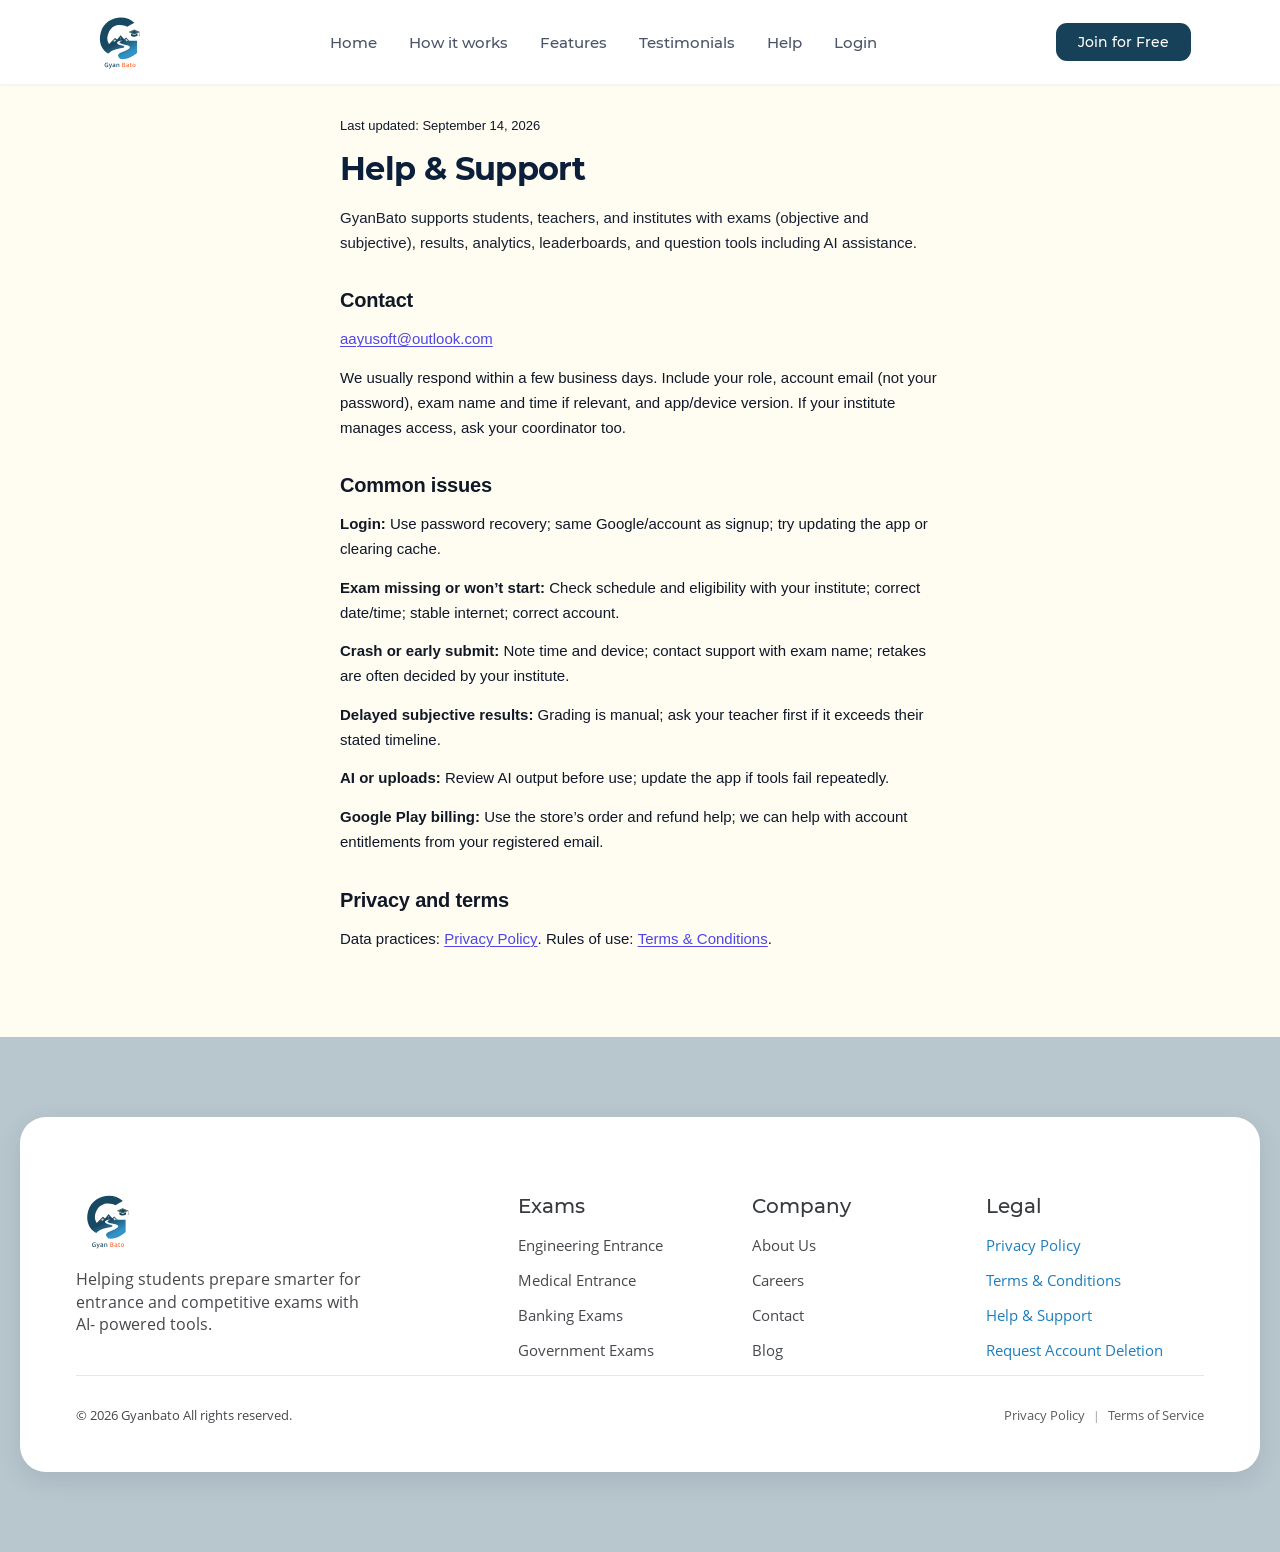
<file: legal/HelpSupport.html>
<!DOCTYPE html>
<html lang="en">

<head>
    <meta charset="UTF-8">
    <meta name="viewport" content="width=device-width, initial-scale=1.0">
    <title>Help & Support | GyanBato</title>
    <!-- <link href="https://cdn.jsdelivr.net/npm/bootstrap@5.3.8/dist/css/bootstrap.min.css" rel="stylesheet"
        integrity="sha384-sRIl4kxILFvY47J16cr9ZwB07vP4J8+LH7qKQnuqkuIAvNWLzeN8tE5YBujZqJLB" crossorigin="anonymous"> -->
    <link rel="stylesheet" href="https://cdn.jsdelivr.net/npm/swiper@11/swiper-bundle.min.css" />

    <link rel="stylesheet" href="../style.css">

    <link rel="stylesheet" href="../style2.css?v=6">

    <link rel="stylesheet" href="legal.css">

</head>

<body>
    <!-- Navbar -->
    <header class="navbar">
        <div class="nav-container">

            <!-- Logo Section -->
            <a href="../index.html" class="logo">
                <img src="../assets/nav_footer/gyan_logo.svg" alt="GyanBato Logo" class="logo-icon">
                <!-- <div class="logo-text">
                    <span class="brand-name">Gyan</span>
                    <span class="brand-sub">Bato</span>
                </div> -->
            </a>

            <!-- Navigation Links -->
            <nav class="nav-menu" id="nav-menu">
                <ul class="nav-list">
                    <li><a href="../index.html" class="nav-link active font-montserrat-500">Home</a></li>
                    <li><a href="#process" class="nav-link font-montserrat-500">How it works</a></li>
                    <li><a href="#features" class="nav-link font-montserrat-500">Features</a></li>
                    <li><a href="#testimonials" class="nav-link font-montserrat-500">Testimonials</a></li>
                    <li><a href="#faq" class="nav-link font-montserrat-500">Help</a></li>
                    <li><a href="../auth/Login.html" class="nav-link font-montserrat-500">Login</a></li>
                </ul>
                <div class="mobile-cta">
                    <a href="../auth/Login.html" class="btn-join font-montserrat-500">Join for Free</a>
                </div>
            </nav>

            <!-- CTA Button (Desktop) -->
            <div class="desktop-cta">
                <a href="../auth/Login.html" class="btn-join font-montserrat-500">Join for Free</a>
            </div>

            <!-- Hamburger Menu Toggle Icon -->
            <div class="hamburger" id="hamburger">
                <span class="bar"></span>
                <span class="bar"></span>
                <span class="bar"></span>
            </div>

        </div>
    </header>


    <main class="landing_legal_main landing_container">

        <article class="landing_legal_article">
            <p class="landing_legal_meta">Last updated: September 14, 2026</p>
            <h1 class="landing_legal_h1">Help &amp; Support</h1>
            <p class="landing_legal_lead">GyanBato supports students, teachers, and institutes with exams (objective and
                subjective), results, analytics, leaderboards, and question tools including AI assistance.</p>

            <h2 class="landing_legal_h2">Contact</h2>
            <p class="landing_legal_contact_block"><a href="mailto:aayusoft@outlook.com">aayusoft@outlook.com</a></p>
            <p>We usually respond within a few business days. Include your role, account email (not your password), exam
                name and time if relevant, and app/device version. If your institute manages access, ask your
                coordinator too.</p>

            <h2 class="landing_legal_h2">Common issues</h2>
            <p><strong>Login:</strong> Use password recovery; same Google/account as signup; try updating the app or
                clearing cache.</p>
            <p><strong>Exam missing or won’t start:</strong> Check schedule and eligibility with your institute; correct
                date/time; stable internet; correct account.</p>
            <p><strong>Crash or early submit:</strong> Note time and device; contact support with exam name; retakes are
                often decided by your institute.</p>
            <p><strong>Delayed subjective results:</strong> Grading is manual; ask your teacher first if it exceeds
                their stated timeline.</p>
            <p><strong>AI or uploads:</strong> Review AI output before use; update the app if tools fail repeatedly.</p>
            <p><strong>Google Play billing:</strong> Use the store’s order and refund help; we can help with account
                entitlements from your registered email.</p>

            <h2 class="landing_legal_h2">Privacy and terms</h2>
            <p>Data practices: <a href="/Home/Privacy">Privacy Policy</a>. Rules of use: <a href="/Home/Terms">Terms
                    &amp; Conditions</a>.</p>
        </article>

    </main>


    <!-- Footer -->
    <footer class="footer-section">

        <div class="footer-container">

            <!-- Main Footer -->
            <div class="footer-main">

                <!-- Brand -->
                <div class="footer-brand">

                    <a href="/" class="footer-logo">
                        <img src="../assets/nav_footer/gyan_logo.svg" alt="Gyanbato" class="footer-logo-image" />
                    </a>


                    <p class="footer-description font-opensans-400">
                        Helping students prepare smarter for
                        entrance and competitive exams with AI-
                        powered tools.
                    </p>

                </div>


                <!-- Exams -->
                <div class="footer-column">

                    <h3 class="footer-heading font-montserrat-400">
                        Exams
                    </h3>

                    <ul class="footer-links font-opensans-400">
                        <li>
                            <a href="#">Engineering Entrance</a>
                        </li>

                        <li>
                            <a href="#">Medical Entrance</a>
                        </li>

                        <li>
                            <a href="#">Banking Exams</a>
                        </li>

                        <li>
                            <a href="#">Government Exams</a>
                        </li>
                    </ul>

                </div>


                <!-- Company -->
                <div class="footer-column">

                    <h3 class="footer-heading font-montserrat-400">
                        Company
                    </h3>

                    <ul class="footer-links font-opensans-400">
                        <li>
                            <a href="#">About Us</a>
                        </li>

                        <li>
                            <a href="#">Careers</a>
                        </li>

                        <li>
                            <a href="/#cta">Contact</a>
                        </li>

                        <li>
                            <a href="#">Blog</a>
                        </li>
                    </ul>

                </div>


                <!-- Legal -->
                <div class="footer-column">

                    <h3 class="footer-heading font-montserrat-400">
                        Legal
                    </h3>

                    <ul class="footer-links footer-legal-links font-opensans-400">
                        <li>
                            <a href="../legal/Privacy.html">Privacy Policy</a>
                        </li>

                        <li>
                            <a href="../legal/Terms.html">Terms &amp; Conditions</a>
                        </li>

                        <li>
                            <a href="../legal/HelpSupport.html">Help &amp; Support</a>
                        </li>

                        <li>
                            <a href="../legal/DeleteAccount.html">Request Account Deletion</a>
                        </li>
                    </ul>

                </div>

            </div>


            <!-- Divider -->
            <div class="footer-divider"></div>


            <!-- Bottom Footer -->
            <div class="footer-bottom">

                <p class="footer-copyright font-opensans-400">
                    © 2026 Gyanbato All rights reserved.
                </p>

                <div class="footer-bottom-links">

                    <a href="/legal/Privacy.html">
                        Privacy Policy
                    </a>

                    <span class="footer-separator">
                        |
                    </span>

                    <a href="/legal/Terms.html">
                        Terms of Service
                    </a>

                </div>

            </div>

        </div>

    </footer>



    <script src="../script.js"></script>


</body>

</html>
</file>
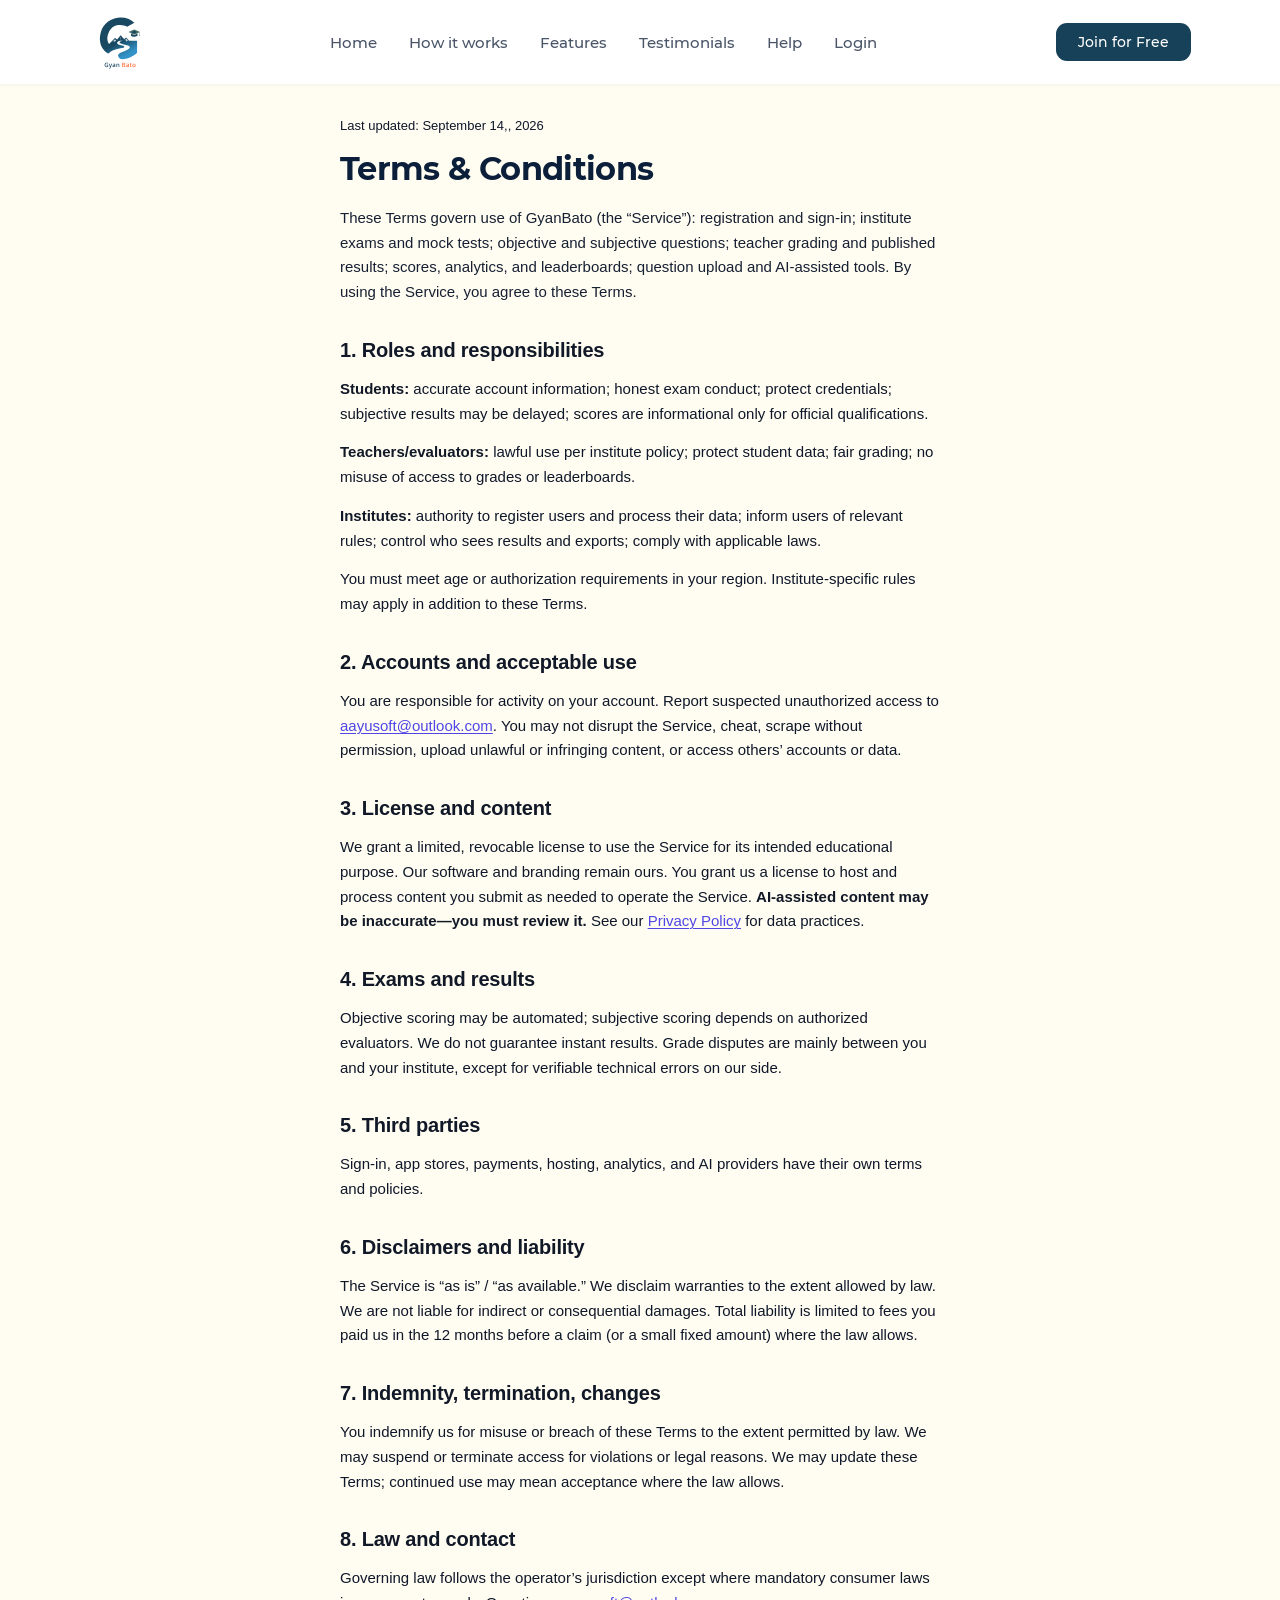
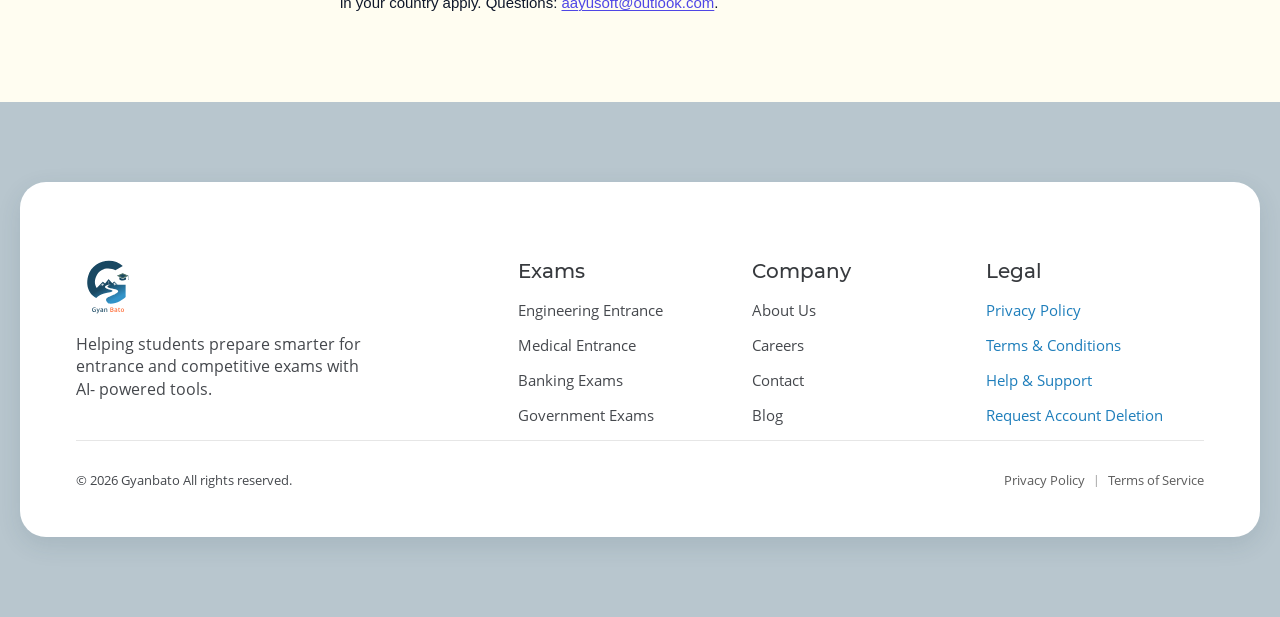
<file: legal/Terms.html>
<!DOCTYPE html>
<html lang="en">

<head>
    <meta charset="UTF-8">
    <meta name="viewport" content="width=device-width, initial-scale=1.0">
    <title>Terms | GyanBato</title>
    <!-- <link href="https://cdn.jsdelivr.net/npm/bootstrap@5.3.8/dist/css/bootstrap.min.css" rel="stylesheet"
        integrity="sha384-sRIl4kxILFvY47J16cr9ZwB07vP4J8+LH7qKQnuqkuIAvNWLzeN8tE5YBujZqJLB" crossorigin="anonymous"> -->
    <link rel="stylesheet" href="https://cdn.jsdelivr.net/npm/swiper@11/swiper-bundle.min.css" />

    <link rel="stylesheet" href="../style.css">

    <link rel="stylesheet" href="../style2.css?v=6">

    <link rel="stylesheet" href="legal.css">

</head>

<body>
    <!-- Navbar -->
    <header class="navbar">
        <div class="nav-container">

            <!-- Logo Section -->
            <a href="../index.html" class="logo">
                <img src="../assets/nav_footer/gyan_logo.svg" alt="GyanBato Logo" class="logo-icon">
                <!-- <div class="logo-text">
                    <span class="brand-name">Gyan</span>
                    <span class="brand-sub">Bato</span>
                </div> -->
            </a>

            <!-- Navigation Links -->
            <nav class="nav-menu" id="nav-menu">
                <ul class="nav-list">
                    <li><a href="../index.html" class="nav-link active font-montserrat-500">Home</a></li>
                    <li><a href="#process" class="nav-link font-montserrat-500">How it works</a></li>
                    <li><a href="#features" class="nav-link font-montserrat-500">Features</a></li>
                    <li><a href="#testimonials" class="nav-link font-montserrat-500">Testimonials</a></li>
                    <li><a href="#faq" class="nav-link font-montserrat-500">Help</a></li>
                    <li><a href="../auth/Login.html" class="nav-link font-montserrat-500">Login</a></li>
                </ul>
                <div class="mobile-cta">
                    <a href="../auth/Login.html" class="btn-join font-montserrat-500">Join for Free</a>
                </div>
            </nav>

            <!-- CTA Button (Desktop) -->
            <div class="desktop-cta">
                <a href="../auth/Login.html" class="btn-join font-montserrat-500">Join for Free</a>
            </div>

            <!-- Hamburger Menu Toggle Icon -->
            <div class="hamburger" id="hamburger">
                <span class="bar"></span>
                <span class="bar"></span>
                <span class="bar"></span>
            </div>

        </div>
    </header>



    <main class="landing_legal_main landing_container">

        <article class="landing_legal_article">
            <p class="landing_legal_meta">Last updated: September 14,, 2026</p>
            <h1 class="landing_legal_h1">Terms &amp; Conditions</h1>
            <p class="landing_legal_lead">These Terms govern use of GyanBato (the “Service”): registration and sign-in;
                institute exams and mock tests; objective and subjective questions; teacher grading and published
                results; scores, analytics, and leaderboards; question upload and AI-assisted tools. By using the
                Service, you agree to these Terms.</p>

            <h2 class="landing_legal_h2">1. Roles and responsibilities</h2>
            <p><strong>Students:</strong> accurate account information; honest exam conduct; protect credentials;
                subjective results may be delayed; scores are informational only for official qualifications.</p>
            <p><strong>Teachers/evaluators:</strong> lawful use per institute policy; protect student data; fair
                grading; no misuse of access to grades or leaderboards.</p>
            <p><strong>Institutes:</strong> authority to register users and process their data; inform users of relevant
                rules; control who sees results and exports; comply with applicable laws.</p>
            <p>You must meet age or authorization requirements in your region. Institute-specific rules may apply in
                addition to these Terms.</p>

            <h2 class="landing_legal_h2">2. Accounts and acceptable use</h2>
            <p>You are responsible for activity on your account. Report suspected unauthorized access to <a
                    href="mailto:aayusoft@outlook.com">aayusoft@outlook.com</a>. You may not disrupt the Service, cheat,
                scrape without permission, upload unlawful or infringing content, or access others’ accounts or data.
            </p>

            <h2 class="landing_legal_h2">3. License and content</h2>
            <p>We grant a limited, revocable license to use the Service for its intended educational purpose. Our
                software and branding remain ours. You grant us a license to host and process content you submit as
                needed to operate the Service. <strong>AI-assisted content may be inaccurate—you must review
                    it.</strong> See our <a href="/Home/Privacy">Privacy Policy</a> for data practices.</p>

            <h2 class="landing_legal_h2">4. Exams and results</h2>
            <p>Objective scoring may be automated; subjective scoring depends on authorized evaluators. We do not
                guarantee instant results. Grade disputes are mainly between you and your institute, except for
                verifiable technical errors on our side.</p>

            <h2 class="landing_legal_h2">5. Third parties</h2>
            <p>Sign-in, app stores, payments, hosting, analytics, and AI providers have their own terms and policies.
            </p>

            <h2 class="landing_legal_h2">6. Disclaimers and liability</h2>
            <p>The Service is “as is” / “as available.” We disclaim warranties to the extent allowed by law. We are not
                liable for indirect or consequential damages. Total liability is limited to fees you paid us in the 12
                months before a claim (or a small fixed amount) where the law allows.</p>

            <h2 class="landing_legal_h2">7. Indemnity, termination, changes</h2>
            <p>You indemnify us for misuse or breach of these Terms to the extent permitted by law. We may suspend or
                terminate access for violations or legal reasons. We may update these Terms; continued use may mean
                acceptance where the law allows.</p>

            <h2 class="landing_legal_h2">8. Law and contact</h2>
            <p>Governing law follows the operator’s jurisdiction except where mandatory consumer laws in your country
                apply. Questions: <a href="mailto:aayusoft@outlook.com">aayusoft@outlook.com</a>.</p>
        </article>

    </main>

    <!-- Footer -->
    <footer class="footer-section">

        <div class="footer-container">

            <!-- Main Footer -->
            <div class="footer-main">

                <!-- Brand -->
                <div class="footer-brand">

                    <a href="/" class="footer-logo">
                        <img src="../assets/nav_footer/gyan_logo.svg" alt="Gyanbato" class="footer-logo-image" />
                    </a>


                    <p class="footer-description font-opensans-400">
                        Helping students prepare smarter for
                        entrance and competitive exams with AI-
                        powered tools.
                    </p>

                </div>


                <!-- Exams -->
                <div class="footer-column">

                    <h3 class="footer-heading font-montserrat-400">
                        Exams
                    </h3>

                    <ul class="footer-links font-opensans-400">
                        <li>
                            <a href="#">Engineering Entrance</a>
                        </li>

                        <li>
                            <a href="#">Medical Entrance</a>
                        </li>

                        <li>
                            <a href="#">Banking Exams</a>
                        </li>

                        <li>
                            <a href="#">Government Exams</a>
                        </li>
                    </ul>

                </div>


                <!-- Company -->
                <div class="footer-column">

                    <h3 class="footer-heading font-montserrat-400">
                        Company
                    </h3>

                    <ul class="footer-links font-opensans-400">
                        <li>
                            <a href="#">About Us</a>
                        </li>

                        <li>
                            <a href="#">Careers</a>
                        </li>

                        <li>
                            <a href="/#cta">Contact</a>
                        </li>

                        <li>
                            <a href="#">Blog</a>
                        </li>
                    </ul>

                </div>


                <!-- Legal -->
                <div class="footer-column">

                    <h3 class="footer-heading font-montserrat-400">
                        Legal
                    </h3>

                    <ul class="footer-links footer-legal-links font-opensans-400">
                        <li>
                            <a href="../legal/Privacy.html">Privacy Policy</a>
                        </li>

                        <li>
                            <a href="../legal/Terms.html">Terms &amp; Conditions</a>
                        </li>

                        <li>
                            <a href="../legal/HelpSupport.html">Help &amp; Support</a>
                        </li>

                        <li>
                            <a href="../legal/DeleteAccount.html">Request Account Deletion</a>
                        </li>
                    </ul>

                </div>

            </div>


            <!-- Divider -->
            <div class="footer-divider"></div>


            <!-- Bottom Footer -->
            <div class="footer-bottom">

                <p class="footer-copyright font-opensans-400">
                    © 2026 Gyanbato All rights reserved.
                </p>

                <div class="footer-bottom-links">

                    <a href="/legal/Privacy.html">
                        Privacy Policy
                    </a>

                    <span class="footer-separator">
                        |
                    </span>

                    <a href="/legal/Terms.html">
                        Terms of Service
                    </a>

                </div>

            </div>

        </div>

    </footer>



    <script src="../script.js"></script>


</body>

</html>
</file>
<file: style.css>
/* =========================================================
   Montserrat
   ========================================================= */

@font-face {
  font-family: "Montserrat";
  src: url("/fonts/Montserrat-Thin.woff2") format("woff2");
  font-weight: 100;
  font-style: normal;
  font-display: swap;
}

@font-face {
  font-family: "Montserrat";
  src: url("/fonts/Montserrat-ThinItalic.woff2") format("woff2");
  font-weight: 100;
  font-style: italic;
  font-display: swap;
}

@font-face {
  font-family: "Montserrat";
  src: url("/fonts/Montserrat-ExtraLight.woff2") format("woff2");
  font-weight: 200;
  font-style: normal;
  font-display: swap;
}

@font-face {
  font-family: "Montserrat";
  src: url("/fonts/Montserrat-ExtraLightItalic.woff2") format("woff2");
  font-weight: 200;
  font-style: italic;
  font-display: swap;
}

@font-face {
  font-family: "Montserrat";
  src: url("/fonts/Montserrat-Light.woff2") format("woff2");
  font-weight: 300;
  font-style: normal;
  font-display: swap;
}

@font-face {
  font-family: "Montserrat";
  src: url("/fonts/Montserrat-LightItalic.woff2") format("woff2");
  font-weight: 300;
  font-style: italic;
  font-display: swap;
}

@font-face {
  font-family: "Montserrat";
  src: url("/fonts/Montserrat-Regular.woff2") format("woff2");
  font-weight: 400;
  font-style: normal;
  font-display: swap;
}

@font-face {
  font-family: "Montserrat";
  src: url("/fonts/Montserrat-Italic.woff2") format("woff2");
  font-weight: 400;
  font-style: italic;
  font-display: swap;
}

@font-face {
  font-family: "Montserrat";
  src: url("/fonts/Montserrat-Medium.woff2") format("woff2");
  font-weight: 500;
  font-style: normal;
  font-display: swap;
}

@font-face {
  font-family: "Montserrat";
  src: url("/fonts/Montserrat-MediumItalic.woff2") format("woff2");
  font-weight: 500;
  font-style: italic;
  font-display: swap;
}

@font-face {
  font-family: "Montserrat";
  src: url("/fonts/Montserrat-SemiBold.woff2") format("woff2");
  font-weight: 600;
  font-style: normal;
  font-display: swap;
}

@font-face {
  font-family: "Montserrat";
  src: url("/fonts/Montserrat-SemiBoldItalic.woff2") format("woff2");
  font-weight: 600;
  font-style: italic;
  font-display: swap;
}

@font-face {
  font-family: "Montserrat";
  src: url("/fonts/Montserrat-Bold.woff2") format("woff2");
  font-weight: 700;
  font-style: normal;
  font-display: swap;
}

@font-face {
  font-family: "Montserrat";
  src: url("/fonts/Montserrat-BoldItalic.woff2") format("woff2");
  font-weight: 700;
  font-style: italic;
  font-display: swap;
}

@font-face {
  font-family: "Montserrat";
  src: url("/fonts/Montserrat-ExtraBold.woff2") format("woff2");
  font-weight: 800;
  font-style: normal;
  font-display: swap;
}

@font-face {
  font-family: "Montserrat";
  src: url("/fonts/Montserrat-ExtraBoldItalic.woff2") format("woff2");
  font-weight: 800;
  font-style: italic;
  font-display: swap;
}

@font-face {
  font-family: "Montserrat";
  src: url("/fonts/Montserrat-Black.woff2") format("woff2");
  font-weight: 900;
  font-style: normal;
  font-display: swap;
}

@font-face {
  font-family: "Montserrat";
  src: url("/fonts/Montserrat-BlackItalic.woff2") format("woff2");
  font-weight: 900;
  font-style: italic;
  font-display: swap;
}


/* =========================================================
   Open Sans
   ========================================================= */

@font-face {
  font-family: "Open Sans";
  src: url("/fonts/OpenSans-Light.woff2") format("woff2");
  font-weight: 300;
  font-style: normal;
  font-display: swap;
}

@font-face {
  font-family: "Open Sans";
  src: url("/fonts/OpenSans-LightItalic.woff2") format("woff2");
  font-weight: 300;
  font-style: italic;
  font-display: swap;
}

@font-face {
  font-family: "Open Sans";
  src: url("/fonts/OpenSans-Regular.woff2") format("woff2");
  font-weight: 400;
  font-style: normal;
  font-display: swap;
}

@font-face {
  font-family: "Open Sans";
  src: url("/fonts/OpenSans-Italic.woff2") format("woff2");
  font-weight: 400;
  font-style: italic;
  font-display: swap;
}

@font-face {
  font-family: "Open Sans";
  src: url("/fonts/OpenSans-Medium.woff2") format("woff2");
  font-weight: 500;
  font-style: normal;
  font-display: swap;
}

@font-face {
  font-family: "Open Sans";
  src: url("/fonts/OpenSans-SemiBold.woff2") format("woff2");
  font-weight: 600;
  font-style: normal;
  font-display: swap;
}

@font-face {
  font-family: "Open Sans";
  src: url("/fonts/OpenSans-SemiBoldItalic.woff2") format("woff2");
  font-weight: 600;
  font-style: italic;
  font-display: swap;
}

@font-face {
  font-family: "Open Sans";
  src: url("/fonts/OpenSans-Bold.woff2") format("woff2");
  font-weight: 700;
  font-style: normal;
  font-display: swap;
}

@font-face {
  font-family: "Open Sans";
  src: url("/fonts/OpenSans-BoldItalic.woff2") format("woff2");
  font-weight: 700;
  font-style: italic;
  font-display: swap;
}

@font-face {
  font-family: "Open Sans";
  src: url("/fonts/OpenSans-ExtraBold.woff2") format("woff2");
  font-weight: 800;
  font-style: normal;
  font-display: swap;
}

@font-face {
  font-family: "Open Sans";
  src: url("/fonts/OpenSans-ExtraBoldItalic.woff2") format("woff2");
  font-weight: 800;
  font-style: italic;
  font-display: swap;
}

/* =========================================================
   Montserrat - Convenience Classes
   ========================================================= */

.font-montserrat-100 {
  font-family: "Montserrat", sans-serif;
  font-weight: 100;
  font-style: normal;
}

.font-montserrat-100-italic {
  font-family: "Montserrat", sans-serif;
  font-weight: 100;
  font-style: italic;
}

.font-montserrat-200 {
  font-family: "Montserrat", sans-serif;
  font-weight: 200;
  font-style: normal;
}

.font-montserrat-200-italic {
  font-family: "Montserrat", sans-serif;
  font-weight: 200;
  font-style: italic;
}

.font-montserrat-300 {
  font-family: "Montserrat", sans-serif;
  font-weight: 300;
  font-style: normal;
}

.font-montserrat-300-italic {
  font-family: "Montserrat", sans-serif;
  font-weight: 300;
  font-style: italic;
}

.font-montserrat-400 {
  font-family: "Montserrat", sans-serif;
  font-weight: 400;
  font-style: normal;
}

.font-montserrat-400-italic {
  font-family: "Montserrat", sans-serif;
  font-weight: 400;
  font-style: italic;
}

.font-montserrat-500 {
  font-family: "Montserrat", sans-serif;
  font-weight: 500;
  font-style: normal;
}

.font-montserrat-500-italic {
  font-family: "Montserrat", sans-serif;
  font-weight: 500;
  font-style: italic;
}

.font-montserrat-600 {
  font-family: "Montserrat", sans-serif;
  font-weight: 600;
  font-style: normal;
}

.font-montserrat-600-italic {
  font-family: "Montserrat", sans-serif;
  font-weight: 600;
  font-style: italic;
}

.font-montserrat-700 {
  font-family: "Montserrat", sans-serif;
  font-weight: 700;
  font-style: normal;
}

.font-montserrat-700-italic {
  font-family: "Montserrat", sans-serif;
  font-weight: 700;
  font-style: italic;
}

.font-montserrat-800 {
  font-family: "Montserrat", sans-serif;
  font-weight: 800;
  font-style: normal;
}

.font-montserrat-800-italic {
  font-family: "Montserrat", sans-serif;
  font-weight: 800;
  font-style: italic;
}

.font-montserrat-900 {
  font-family: "Montserrat", sans-serif;
  font-weight: 900;
  font-style: normal;
}

.font-montserrat-900-italic {
  font-family: "Montserrat", sans-serif;
  font-weight: 900;
  font-style: italic;
}


/* =========================================================
   Open Sans - Convenience Classes
   ========================================================= */

.font-opensans-300 {
  font-family: "Open Sans", sans-serif;
  font-weight: 300;
  font-style: normal;
}

.font-opensans-300-italic {
  font-family: "Open Sans", sans-serif;
  font-weight: 300;
  font-style: italic;
}

.font-opensans-400 {
  font-family: "Open Sans", sans-serif;
  font-weight: 400;
  font-style: normal;
}

.font-opensans-400-italic {
  font-family: "Open Sans", sans-serif;
  font-weight: 400;
  font-style: italic;
}

.font-opensans-600 {
  font-family: "Open Sans", sans-serif;
  font-weight: 600;
  font-style: normal;
}

.font-opensans-600-italic {
  font-family: "Open Sans", sans-serif;
  font-weight: 600;
  font-style: italic;
}

.font-opensans-700 {
  font-family: "Open Sans", sans-serif;
  font-weight: 700;
  font-style: normal;
}

.font-opensans-700-italic {
  font-family: "Open Sans", sans-serif;
  font-weight: 700;
  font-style: italic;
}

.font-opensans-800 {
  font-family: "Open Sans", sans-serif;
  font-weight: 800;
  font-style: normal;
}

.font-opensans-800-italic {
  font-family: "Open Sans", sans-serif;
  font-weight: 800;
  font-style: italic;
}


/* =========================
   Reset
========================= */

* {
  margin: 0;
  padding: 0;
  box-sizing: border-box;
}

h1 {
  font-family: "Montserrat", sans-serif;
  font-weight: 700;
}

body {
  font-family: "Open Sans", sans-serif;
  font-weight: 400;
}

em {
  font-style: italic;
}

/* =========================================
       HEADER
    ========================================= */

.section-header {
  text-align: center;
  margin-bottom: 48px;
}

.section-title {
  color: #194862;
  font-size: 32px;
  line-height: 1.15;
  font-weight: 700;
  margin-bottom: 20px;
  margin-top: 27px;
}

.section-subtitle {
  max-width: 761px;
  margin: 0 auto;
  color: #313131;
  font-size: 20px;
  line-height: 30px;
  letter-spacing: 1px;
}

.section-label {
  display: inline;
  padding-left: 10px;
  color: #FF6B35;
  font-size: 14px;
  letter-spacing: 2px;
  margin-bottom: 39px;
  border-left: 1px solid #FF6B35;
  font-family: "Open Sans", sans-serif;
  font-weight: 600;
  font-style: normal;
}

/* =========================
   Navbar
========================= */
/* Navbar Styles */
.navbar {
  width: 100%;
  background-color: #ffffff;
  box-shadow: 0 1px 3px rgba(0, 0, 0, 0.05);
  position: sticky;
  top: 0;
  z-index: 1000;
      min-height: 84px;
    display: flex;
}


.nav-container {
  display: flex;
  max-width: 1440px;
  width: 100%;
  margin: 0 auto;
  justify-content: space-around;
}

/* Logo Styling */
.logo {
  display: flex;
  align-items: center;
  text-decoration: none;
  gap: 6px;
}

.logo-text {
  display: flex;
  flex-direction: column;
  line-height: 0.9;
}

.brand-name {
  font-size: 13px;
  font-weight: 700;
  color: #1C4D65;
}

.brand-sub {
  font-size: 11px;
  font-weight: 600;
  color: #E26D3B;
}

/* Nav Menu & Links */
.nav-menu {
  display: flex;
  align-items: center;
}

.nav-list {
  display: flex;
  list-style: none;
  gap: 32px;
  align-items: center;
}

.nav-link {
  text-decoration: none;
  color: #4A5568;
  font-size: 15px;
  font-weight: 500;
  padding-bottom: 6px;
  position: relative;
  transition: color 0.3s ease;
}

.nav-link:hover {
  color: #1C4D65;
}

/* Active Link Underline */
.nav-link.active {
  /* color: #1C4D65; */
  /* font-weight: 600; */
}

.logo img {
  width: 62px;
  height: auto;
}

.nav-link.active::after {
  /* content: "";
  position: absolute;
  bottom: 0;
  left: 0;
  width: 100%;
  height: 2.5px;
  background-color: #1C4D65;
  border-radius: 2px; */
}

/* CTA Button */
.btn-join {
  display: inline-block;
  background-color: #174158;
  color: #ffffff;
  padding: 10px 22px;
  border-radius: 11px;
  text-decoration: none;
  font-size: 14px;
  font-weight: 500;
  transition: background-color 0.3s ease, transform 0.2s ease;
}

.btn-join:hover {
  background-color: #153a4c;
  transform: translateY(-1px);
}

.mobile-cta {
  display: none;
}

/* Animated Hamburger Icon */
.hamburger {
  display: none;
  cursor: pointer;
  flex-direction: column;
  gap: 5px;
  z-index: 1001;
}

.bar {
  width: 25px;
  height: 3px;
  background-color: #1C4D65;
  border-radius: 2px;
  transition: all 0.3s ease-in-out;
}

/* Hamburger Animation Transform when active */
.hamburger.active .bar:nth-child(1) {
  transform: translateY(8px) rotate(45deg);
}

.hamburger.active .bar:nth-child(2) {
  opacity: 0;
}

.hamburger.active .bar:nth-child(3) {
  transform: translateY(-8px) rotate(-45deg);
}

/* Responsive Styles for Mobile */
@media screen and (max-width: 900px) {
  .desktop-cta {
    display: none !important;
  }

  .hamburger {
    display: flex;
    justify-content: center;

  }

  .nav-menu {
    position: fixed;
    top: 0;
    right: -100%;
    width: 280px;
    height: 100vh;
    background-color: #ffffff;
    box-shadow: -5px 0 15px rgba(0, 0, 0, 0.1);
    flex-direction: column;
    justify-content: flex-start;
    padding: 80px 30px 30px;
    transition: right 0.4s cubic-bezier(0.77, 0.2, 0.05, 1);
  }

  .nav-menu.active {
    right: 0;
  }

  .nav-list {
    flex-direction: column;
    align-items: flex-start;
    gap: 24px;
    width: 100%;
  }

  .nav-link {
    font-size: 18px;
    display: inline-block;
  }

  .mobile-cta {
    display: block;
    margin-top: 32px;
    width: 100%;
  }

  .mobile-cta .btn-join {
    width: 100%;
    text-align: center;
  }

  .nav-container {
    justify-content: space-between !important;
    padding: 0 14px;
  }
}

/* =========================================
   PLATFORM FEATURES
========================================= */

.platform-features {
  width: 100%;
  padding: 58px 20px 20px;

  background: #ffffff;
}


.platform-container {
  width: 100%;
  max-width: 1440px;

  margin: 0 auto;
}


/* =========================================
   SECTION HEADING
========================================= */

.platform-heading {
  text-align: center;

  margin-bottom: 47px;
}



/* =========================================
   CARD GRID
========================================= */

.platform-grid {
  grid-template-columns: repeat(auto-fit, minmax(400px, 1fr));
  gap: 16px;
  width: 100%;
  display: grid;
  justify-items: center;
}


/* =========================================
   CARD
========================================= */

.platform-card {
  min-height: 300px;
  max-width: 396px;
  overflow: hidden;

  display: flex;
  flex-direction: column;
  justify-content: center;
  background: #ffffff;

  border: 1px solid #e7e9e9;
  border-radius: 9px;

  transition:
    transform 0.25s ease,
    box-shadow 0.25s ease,
    border-color 0.25s ease;
}


.platform-card:hover {
  transform: translateY(-3px);

  border-color: #d8e0e3;

  box-shadow:
    0 8px 20px rgba(23, 76, 104, 0.08);
}


/* =========================================
   CARD IMAGE / SVG AREA
========================================= */

.platform-card-image {
  display: flex;
  flex-direction: column;
  align-items: center;
  width: 100%;
}

.platform-card-image img {
  min-width: 272px;
  max-width: 272px;
}



/* =========================================
   CARD CONTENT
========================================= */

.platform-card-content {
  padding: 20px;
}


.platform-card-title {
  margin: 0 0 8px;

  color: #194862;

  font-size: 20px;
  font-weight: 600;

  line-height: 64px;
}


.platform-card-description {
  margin: 0;

  color: #313131;

  font-size: 16px;
  font-weight: 400; 
  line-height: 30px;
}


/* =========================================
   INDIVIDUAL SVG SIZING
========================================= */

.platform-practice-svg {
  max-width: 210px;
}

.platform-mock-svg {
  max-width: 220px;
}

.platform-analytics-svg {
  max-width: 235px;
}

.platform-goals-svg {
  max-width: 220px;
}

.platform-notification-svg {
  max-width: 220px;
}

.platform-progress-svg {
  max-width: 220px;
}


/* =========================================
   TABLET
========================================= */


/* =========================================
   MOBILE
========================================= */

@media (max-width: 550px) {

  .platform-features {
    padding: 50px 16px 20px;
  }

  .platform-heading {
    margin-bottom: 35px;
  }

  .platform-title {
    font-size: 22px;
  }

  .platform-subtitle {
    font-size: 20px;
  }


  .platform-grid {
    grid-template-columns: 1fr;

    gap: 15px;
  }

  .platform-card {
    min-height: 230px;
  }

  .platform-card-image {
    height: 130px;
  }

  .platform-card-content {
    padding: 7px 15px 16px;
  }

  .platform-card-title {
    font-size: 13px;
  }

  .platform-card-description {
    font-size: 11px;
  }

}


/* =========================================
   SMALL MOBILE
========================================= */

@media (max-width: 380px) {

  .platform-title {
    font-size: 20px;
  }

  .platform-subtitle {
    font-size: 16px;
  }

  .platform-card {
    min-height: 220px;
  }

}


/* =========================================
   PROCESS SECTION
========================================= */

.process-section {
  width: 100%;
  padding: 48px 24px 100px;
  background: #fffff5;
  color: #174d6d;
  font-family: Arial, Helvetica, sans-serif;
  box-sizing: border-box;
}

.process-section *,
.process-section *::before,
.process-section *::after {
  box-sizing: border-box;
}

.process-container {
  max-width: 1440px;
  margin: 0 auto;
}


/* =========================================
   MAIN CONTENT
========================================= */

.process-content {
  display: grid;
  grid-template-columns: 1fr 2fr;
  gap: 34px;
}


/* =========================================
   STEPS CARD
========================================= */

.process-steps-card {
  min-height: 304px;
  padding: 30px 40px;

  background: #fff;
  border: 1px solid #ecece7;
  border-radius: 8px;

  box-shadow: 0 1px 3px rgba(20, 60, 80, 0.02);
}

.process-steps-title {
  margin: 0 0 26px;

  color: #164d6d;
  font-size: 20px;
  font-weight: 600;
  line-height: 30px;
  letter-spacing: 1px;
}

.process-steps {
  position: relative;

  display: flex;
  flex-direction: column;
  gap: 30px;
}


/* =========================================
   STEP VERTICAL LINE
========================================= */

.process-steps::before {
  content: "";

  position: absolute;
  top: 0;
  bottom: 0;
  left: -2px;

  width: 4px;

  background: #e7ecee;
}


/* =========================================
   STEP BUTTON
========================================= */

.process-step {
  position: relative;

  display: grid;
  grid-template-columns: 29px 48px 1fr;
  align-items: center;

  width: 100%;
  min-height: 42px;

  padding: 0;

  border: 0;
  outline: none;

  background: transparent;
  color: #777;

  text-align: left;
  font-size: 16px;

  cursor: pointer;
}

.process-step:focus-visible {
  outline: 2px solid #0877b3;
  outline-offset: 3px;
  border-radius: 4px;
}


/* =========================================
   STEP NUMBER
========================================= */

.process-step-number {
  position: relative;
  z-index: 2;

  display: flex;
  align-items: center;
  justify-content: center;

  width: 32px;
  height: 32px;

  margin-left: 1px;

  border-radius: 50%;

  background: #777;
  color: #fff;

  font-size: 16px;
  font-weight: 600;

  transition:
    background 0.25s ease,
    transform 0.25s ease;
}

.process-step:hover .process-step-number {
  transform: scale(1.05);
}


/* =========================================
   STEP TEXT
========================================= */

.process-step-text {
  padding-left: 1px;

  color: #777;

  font-weight: 400;

  transition:
    color 0.25s ease,
    font-weight 0.25s ease;
}


/* =========================================
   ACTIVE STEP
========================================= */

.process-step-active::before {
  content: "";

  position: absolute;
  z-index: 3;

  left: -1px;
  top: 0;
  bottom: 0;

  width: 4px;

  background: #194862;
}

.process-step-active .process-step-number {
  background: #005D90;
  transform: scale(1.05);
}

.process-step-active .process-step-text {
  color: #005D90;
  font-weight: 400;
}


/* =========================================
   SWIPER
========================================= */

/*
   IMPORTANT:
   Swiper controls the transform and sizing
   of .swiper-wrapper.

   Do NOT set:
       width: 400%;
       transform: ...
       transition: transform ...

   on .process-track.
*/

.process-carousel {
  position: relative;

  width: 100%;
  min-width: 0;

  overflow: hidden;
}

.process-track {
  height: 100%;
}


/*
   Swiper requires slides to have the
   correct box sizing and width.
*/

.process-slide {
  position: relative;

  display: grid;
  grid-template-columns: minmax(200px, 1fr) 270px;
  align-items: center;

  width: 100%;
  height: 100%;

  padding: 0 8px 0 0;

  flex-shrink: 0;

  overflow: hidden;
}


/* =========================================
   SLIDE CONTENT
========================================= */

.process-slide-info {
  min-width: 0;
  padding-left: 0;
}

.process-slide-label {
  display: inline-flex;
  align-items: center;


  padding: 0 7px;

  border: 1px solid #cbdde5;
  border-radius: 6px;

  background: #eef5f7;
  color: #194862;
  line-height: 26px;

  font-size: 14px;
  font-weight: 600;
  letter-spacing: 1px;
}

.process-slide-title {
  margin: 29px 0 14px;

  color: #154d6c;

  font-size: 20px;
  font-weight: 600;
  line-height: 64px;
}

.process-slide-description {
  margin: 0 0 24px;

  color: #4e4e4e;

  font-size: 16px;
  line-height: 30px;
  letter-spacing: 1px;
}


/* =========================================
   FEATURES
========================================= */

.process-feature {
  display: flex;
  align-items: center;
  gap: 10px;

  margin-bottom: 10px;
}

.process-feature-icon {

  object-fit: contain;
}

.process-feature-icon-blue {
  color: #1679ee;
  background: #eaf3ff;
}

.process-feature-icon-green {
  color: #15905e;
  background: #e9f7ef;
}

.process-feature div {
  display: flex;
  flex-direction: column;

  min-width: 0;
}

/* slide 1 */
.process-feature-point {
  color: #0B1C30;
  margin-bottom: 0px;
  font-size: 16px;
  font-weight: 400;
  line-height: 24px;
}

.process-feature-subpoint {

  color: #777;

  font-size: 12px;
  line-height: 16px;
  font-weight: 400;
}

/* slide 2 */
.process-feature-goal {

  opacity: 1;
  gap: 10px;

 
  display: flex;
  flex-direction: column;
  gap: 12px;
}

.process-feature-goal div{
  background: #FFFFFF;
  border-radius: 9px;
  padding-top: 8px;
  padding-right: 10px;
  padding-bottom: 8px;
  padding-left: 10px;
  width: 227;
  height: 43;
  color: #194862;
  display: flex;
  justify-content: space-between;
}

/* slide 3 */

.process-feature-prog{
  opacity: 1;
  gap: 10px;

  display: flex;
  flex-direction: column;
  gap: 12px;
}

.process-feature-item{
  opacity: 1;

  padding-left: 5px;
  display: flex;
  flex-direction: row;
  gap: 12px;
}

.process-feature-skill-lock{
  color: #707881;
  opacity: 0.4;
}

.process-feature-level-lock{
  color: #313131;
  opacity: 0.4;

}

/* slide 4 */
.process-feature-goal .conquer{
  background: #FFFFFF;
  border-radius: 9px;
  padding-top: 8px;
  padding-right: 10px;
  padding-bottom: 8px;
  padding-left: 10px;
  width: 227;
  height: 43;
  color: #194862;
  display: flex;
  justify-content: flex-start;
  gap:6px;
}

/* =========================================
   ILLUSTRATION
========================================= */

.process-illustration {
  position: relative;
  display: flex;
  justify-content: center;

  height: 100%;

  margin-left: auto;

  border-radius: 10px;

  flex-shrink: 0;
}

.process-illustration img {
  width: 90%;
  height: 90%;
}


/* =========================================
   BROWSER MOCKUP
========================================= */

.process-browser {
  position: relative;

  width: 120px;
  height: 156px;

  overflow: hidden;

  border-radius: 8px;

  background: #fff;

  box-shadow: 0 2px 7px rgba(50, 70, 70, 0.04);
}

.process-browser-bar {
  display: flex;
  align-items: center;
  gap: 4px;

  height: 20px;

  padding-left: 7px;

  border-bottom: 1px solid #eeeeee;
}

.process-browser-bar span {
  width: 4px;
  height: 4px;

  border-radius: 50%;

  background: #dedede;
}


/* =========================================
   SLIDE 1 BROWSER
========================================= */

.process-avatar {
  width: 33px;
  height: 33px;

  margin: 14px auto 13px;

  border-radius: 50%;

  background: #e9edef;
}

.process-input {
  width: 72px;
  height: 8px;

  margin-left: auto;
  margin-right: auto;
  margin-bottom: 8px;

  border: 1px solid #eeeeee;
  border-radius: 2px;

  background: #fff;
}

.process-input::before {
  content: "";

  display: block;

  width: 6px;
  height: 5px;

  margin: 1px 0 0 5px;

  border-radius: 1px;

  background: #f0f0f0;
}

.process-input-one {
  margin-bottom: 9px;
}

.process-input-two {
  margin-bottom: 14px;
}


/* =========================================
   BUTTON MOCKUP
========================================= */

.process-button {
  display: flex;
  align-items: center;
  justify-content: center;

  width: 87px;
  height: 16px;

  margin: 0 auto;

  border-radius: 3px;

  background: #3d82f4;
}

.process-button span {
  width: 38px;
  height: 3px;

  border-radius: 2px;

  background: #fff;
}


/* =========================================
   FLOATING ICONS
========================================= */

.process-floating-icon {
  position: absolute;

  display: flex;
  align-items: center;
  justify-content: center;

  width: 30px;
  height: 30px;

  border: 1px solid #e4e4e4;
  border-radius: 50%;

  background: #fff;

  box-shadow: 0 2px 5px rgba(0, 0, 0, 0.08);

  font-size: 13px;
}

.process-floating-lock {
  top: 48px;
  right: 13px;

  color: #119c68;
}

.process-floating-folder {
  bottom: 55px;
  left: 7px;

  color: #176cff;
}


/* =========================================
   SLIDE 2 — EXAM
========================================= */

.process-exam-card {
  display: flex;
  align-items: center;
  gap: 6px;

  width: 90px;

  margin: 13px auto 9px;
  padding: 6px;

  border: 1px solid #edf0f2;
  border-radius: 5px;

  background: #f8fafb;
}

.process-exam-icon {
  display: flex;
  align-items: center;
  justify-content: center;

  width: 17px;
  height: 17px;

  border-radius: 4px;

  color: #1679ee;
  background: #eaf3ff;

  font-size: 8px;
}

.process-exam-card div {
  display: flex;
  flex-direction: column;
}

.process-exam-card strong {
  color: #444;
  font-size: 6px;
}

.process-exam-card small {
  margin-top: 1px;
  color: #999;
  font-size: 5px;
}

.process-exam-option {
  width: 90px;
  height: 17px;

  margin: 0 auto 6px;

  border: 1px solid #eeeeee;
  border-radius: 3px;

  background: #fff;
}

.process-exam-option:last-of-type {
  border-color: #d7eaff;
  background: #f2f7ff;
}


/* =========================================
   SLIDE 3 — PRACTICE
========================================= */

.process-progress-header {
  display: flex;
  justify-content: space-between;
  align-items: center;

  width: 90px;

  margin: 13px auto 5px;
}

.process-progress-header strong {
  color: #444;
  font-size: 6px;
}

.process-progress-header span {
  color: #1679ee;
  font-size: 6px;
  font-weight: 600;
}

.process-progress {
  width: 90px;
  height: 4px;

  margin: 0 auto 12px;

  overflow: hidden;

  border-radius: 4px;

  background: #edf0f2;
}

.process-progress span {
  display: block;

  width: 72%;
  height: 100%;

  border-radius: inherit;

  background: #3d82f4;
}

.process-question {
  width: 90px;
  height: 22px;

  margin: 0 auto 7px;

  border-radius: 4px;

  background:
    linear-gradient(to bottom,
      #e9edef 0 3px,
      transparent 3px 7px,
      #f0f1f2 7px 10px,
      transparent 10px 14px,
      #f0f1f2 14px 17px);
}

.process-answer {
  width: 90px;
  height: 12px;

  margin: 0 auto 5px;

  border: 1px solid #eeeeee;
  border-radius: 3px;

  background: #fff;
}

.process-answer:first-of-type {
  border-color: #bfe1ff;
  background: #f1f8ff;
}


/* =========================================
   SLIDE 4 — MOCK TEST
========================================= */

.process-test-header {
  display: flex;
  justify-content: space-between;
  align-items: center;

  width: 90px;

  margin: 13px auto 8px;
}

.process-test-header strong {
  color: #444;
  font-size: 7px;
}

.process-test-header span {
  padding: 2px 4px;

  border-radius: 3px;

  color: #d56b26;
  background: #fff3e9;

  font-size: 5px;
}

.process-score {
  display: flex;
  flex-direction: column;
  align-items: center;
  justify-content: center;

  width: 65px;
  height: 45px;

  margin: 0 auto 9px;

  border-radius: 6px;

  background: #eef8f2;
}

.process-score strong {
  color: #15905e;
  font-size: 15px;
  line-height: 1;
}

.process-score small {
  margin-top: 3px;

  color: #777;
  font-size: 5px;
}

.process-score-bars {
  display: flex;
  align-items: flex-end;
  gap: 4px;

  width: 90px;
  height: 32px;

  margin: 0 auto 8px;
}

.process-score-bars span {
  flex: 1;

  border-radius: 2px 2px 0 0;

  background: #dcecff;
}

.process-score-bars span:nth-child(1) {
  height: 45%;
}

.process-score-bars span:nth-child(2) {
  height: 65%;
}

.process-score-bars span:nth-child(3) {
  height: 55%;
  background: #91c5ff;
}

.process-score-bars span:nth-child(4) {
  height: 85%;
  background: #3d82f4;
}


/* =========================================
   RESPONSIVE — TABLET
========================================= */

@media (max-width: 800px) {

  .process-section {
    padding: 45px 20px 70px;
  }

  .process-content {
    grid-template-columns: 1fr;
    gap: 30px;
  }

  .process-steps-card {
    width: 100%;
    min-height: auto;
  }

  /* Horizontal step navigation */
  .process-steps {
    display: grid;
    grid-template-columns: repeat(4, 1fr);
    gap: 4px;
  }

  .process-steps::before {
    top: 9px;
    bottom: auto;
    left: 0;
    right: 0;

    width: 100%;
    height: 2px;
  }

  .process-step {
    display: flex;
    flex-direction: column;
    justify-content: flex-start;
    gap: 8px;

    min-height: 60px;

    text-align: center;
  }

  .process-step-number {
    margin: 0 auto;
  }

  .process-step-text {
    padding: 0;

    font-size: 9px;
  }

  .process-step-icon {
    display: none !important;
  }

  .process-step-active::before {
    top: 0;
    bottom: auto;
    left: 0;

    width: 100%;
    height: 2px;
  }



  .process-slide {
    grid-template-columns: minmax(0, 1fr) 220px;

    padding-right: 0;
  }

  .process-illustration {
    width: 170px;
    height: 230px;
  }
}


/* =========================================
   RESPONSIVE — MOBILE
========================================= */

@media (max-width: 560px) {

  .process-section {
    padding-left: 16px;
    padding-right: 16px;
  }

  .process-steps-card {
    padding: 24px 16px;
  }

  .process-steps-title {
    margin-bottom: 22px;
  }

  .process-slide {
    display: flex;
    flex-direction: column;
    align-items: center;
    justify-content: flex-start;

    height: auto;
    min-height: 250px;

    padding: 10px 0;
  }

  .process-slide-info {
    width: 100%;
  }

  .process-slide-title {
    margin-top: 18px;
  }

  .process-slide-description {
    margin-bottom: 15px;
  }

  .process-illustration {
    display: none;
  }


}


/* =========================================
   VERY SMALL MOBILE
========================================= */

@media (max-width: 380px) {

  .process-step-text {
    font-size: 8px;
  }

  .process-steps-card {
    padding-left: 12px;
    padding-right: 12px;
  }

  .process-slide-title {
    font-size: 12px;
  }


}

/* =========================================
   CTA SECTION
========================================= */

.cta-section {
  position: relative;
  width: 100%;
  overflow: hidden;

  background: #143A4E;
  color: #ffffff;

  padding: 60px 10px;

}

.cta-section *,
.cta-section *::before,
.cta-section *::after {
  box-sizing: border-box;
}

.cta-container {
  position: relative;

  width: min(100%, 1000px);
  min-height: 275px;

  margin: 0 auto;

  display: flex;
  justify-content: center;
}


/* =========================================
   CONTENT
========================================= */

.cta-content {
  position: relative;
  z-index: 2;

  display: flex;
  flex-direction: column;
  align-items: center;

  text-align: center;
}


/* =========================================
   BADGE
========================================= */

.cta-badge {
  display: inline-flex;
  align-items: center;
  gap: 8px;

  height: 24px;
  padding: 0 11px;

  border: 0.5px solid #EDF070;
  border-radius: 999px;

  color: #EDF070;

  font-size: 12px;
  font-weight: 600;
  letter-spacing: 1px;
  line-height: 30px;
}

.cta-badge-dot {
  width: 7px;
  height: 7px;

  flex: 0 0 7px;

  border-radius: 50%;
  background: #EDF070;
}


/* =========================================
   TITLE
========================================= */

.cta-title {
  margin: 22px 0 10px;

  color: #ffffff;

  font-size: 40px;
  font-weight: 600;
  line-height: 54px;
}


/* =========================================
   DESCRIPTION
========================================= */

.cta-description {
  margin: 0;

  color: white;

  font-size: 20px;
  font-weight: 400;
  line-height: 30px;
  letter-spacing: 1px;
}


/* =========================================
   BUTTONS
========================================= */

.cta-actions {
  display: flex;
  align-items: center;
  gap: 16px;

  margin-top: 25px;
}

.cta-button {
  display: inline-flex;
  align-items: center;
  justify-content: center;
  padding: 10px 10px;

  height: 31px;

  padding: 20px 10px;

  border-radius: 5px;

  text-decoration: none;

  font-size: 16px;
  font-weight: 500;

  transition:
    background-color 0.2s ease,
    color 0.2s ease,
    transform 0.2s ease;
}

.cta-button:hover {
  transform: translateY(-1px);
}

.cta-button-primary {
  min-width: 149px;

  gap: 9px;

  background: #e6ee4c;
  color: #102f3d;
}

.cta-button-primary:hover {
  background: #f0f55f;
}

.cta-button-arrow {
  font-size: 17px;
  line-height: 1;
}

.cta-button-secondary {
  min-width: 81px;

  border: 1px solid #8ca0aa;

  background: transparent;
  color: #ffffff;
}

.cta-button-secondary:hover {
  background: rgba(255, 255, 255, 0.08);
}


/* =========================================
   STUDENTS / AVATARS
========================================= */

.cta-students {
  display: flex;
  align-items: center;

  margin-top: 28px;
}

.cta-avatars {
  display: flex;
  align-items: center;

  margin-right: 10px;
}

.cta-avatar {
  position: relative;

  width: 40px;
  height: 40px;

  margin-left: -5px;

  overflow: hidden;

  border: 2px solid #ffffff;
  border-radius: 50%;

  background-color: #ddd;


}

.cta-avatar:first-child {
  margin-left: 0;
}

.cta-avatar-one {

}

.cta-avatar-two {

}

.cta-avatar-three {

}

.cta-student-count {
  color: #ffffff;

  font-size: 16px;
  font-weight: 400;
  letter-spacing: 1px;
  line-height: 30px;
}


/* =========================================
   DECORATIVE ROAD / PATH
========================================= */

.cta-decoration {
  position: absolute;

  left: 50px;
  top: 67px;

  width: 150px;
  height: 180px;

  pointer-events: none;
}

.cta-path {
  position: absolute;

  left: 28px;
  top: 13px;

  width: 105px;
  height: 142px;

  border-top: 1px solid rgba(205, 215, 65, 0.55);
  border-right: 1px solid rgba(205, 215, 65, 0.55);

  border-radius: 0 70% 45% 0;

  transform:
    rotate(-15deg) skewY(-5deg);
}

.cta-path::before {
  content: "";

  position: absolute;

  left: 25px;
  top: 49px;

  width: 50px;
  height: 1px;

  background: rgba(205, 215, 65, 0.55);

  transform: rotate(-25deg);
}

.cta-path::after {
  content: "";

  position: absolute;

  left: 17px;
  top: 91px;

  width: 35px;
  height: 1px;

  background: rgba(205, 215, 65, 0.55);

  transform: rotate(30deg);
}

.cta-graduation-cap {
  position: absolute;

  left: 31px;
  top: -1px;

  color: #879638;

  font-size: 28px;
  line-height: 1;

  transform: rotate(-8deg);
}


/* =========================================
   RESPONSIVE
========================================= */

@media (max-width: 800px) {

  .cta-decoration {
    left: 0;
    opacity: 0.45;
    transform: scale(0.8);
    transform-origin: left top;
  }
}


@media (max-width: 600px) {

  .cta-section {
    padding: 35px 20px 40px;
  }

  .cta-container {
    min-height: auto;
  }

  .cta-decoration {
    display: none;
  }


  .cta-description {
    font-size: 13px;
  }

  .cta-description br {
    display: none;
  }

  .cta-actions {
    margin-top: 22px;
  }

  .cta-students {
    margin-top: 24px;
  }
}


@media (max-width: 380px) {


  .cta-actions {
    gap: 7px;
  }

  .cta-button-primary {
    min-width: 140px;
  }

  .cta-button-secondary {
    min-width: 78px;
  }

  .cta-student-count {
    font-size: 10px;
  }
}






/* =========================================
   EXAM SECTION
========================================= */

.exam-section {
  width: 100%;
  padding: 58px 24px 28px;

  background-color: #fafbf9;
  color: #164d6b;

  font-family: Arial, Helvetica, sans-serif;

  /* subtle grid background */
  background-image:
    linear-gradient(to right,
      rgba(215, 220, 218, 0.28) 1px,
      transparent 1px),
    linear-gradient(to bottom,
      rgba(215, 220, 218, 0.28) 1px,
      transparent 1px);

  background-size: 72px 72px;
}

.exam-section *,
.exam-section *::before,
.exam-section *::after {
  box-sizing: border-box;
}


.exam-container {
  max-width: 1440px;
  width: 100%;
  margin: 0 auto;
}



/* =========================================
   STATISTICS BAR
========================================= */

.exam-stats {
  display: grid;
      grid-template-columns: repeat(auto-fit, minmax(290px, 1fr));


  width: 100%;
  min-height: 78px;

  margin-bottom: 47px;
  padding: 16px 18px;

  background: #ffffff;

  border: 1px solid #E8EDEF;
  border-radius: 8px;

  box-shadow:
    0 2px 5px rgba(20, 50, 60, 0.015);
}

.exam-stat {
  display: flex;
  align-items: center;
  min-width: 0;
  padding: 0 20px;
  border-right: 1px solid #edf0ef;
  gap: 15px;
}



.exam-stat:last-child {
  border-right: 0;
}

.exam-stat-icon {
  display: flex;
  align-items: center;
  justify-content: center;

  width: 27px;
  height: 27px;

  flex: 0 0 27px;

  margin-right: 11px;

  border-radius: 5px;

  font-size: 12px;
  font-weight: 500;
}

.exam-stat-icon-blue {
  background: #edf5ff;
  color: #2379ee;
}

.exam-stat-content {
  display: flex;
  flex-direction: column;

  min-width: 0;
}

.exam-stat-number {
  color: #FF6B35;

  font-size: 20px;
  font-weight: 600;
  line-height: 30px;
}

.exam-stat-label {
  margin-top: 2px;

  color: #626262;
  font-weight: 500;
  letter-spacing: 1px;
  line-height: 30px;
  white-space: nowrap;
}


/* =========================================
   EXAM BOARD
========================================= */

.exam-board {
  padding: 39px 48px 40px;

  background: rgba(255, 255, 255, 0.94);

  border: 1px solid #f0f1ef;
  border-radius: 8px;

  box-shadow:
    0 2px 10px rgba(30, 50, 60, 0.025);
}


/* =========================================
   EXAM CARDS
========================================= */

.exam-cards {
  display: grid;
      grid-template-columns: repeat(auto-fit, minmax(290px, 1fr));
  gap: 52px;
}

.exam-card {
  min-width: 0;
  min-height: 158px;

  padding: 22px;

  background: #ffffff;

  border: 1px solid #e9eded;
  border-radius: 8px;

  transition:
    transform 0.2s ease,
    box-shadow 0.2s ease,
    border-color 0.2s ease;
}

.exam-card:hover {
  transform: translateY(-2px);

  border-color: #dce5e8;

  box-shadow:
    0 5px 15px rgba(20, 60, 75, 0.06);
}


/* =========================================
   CARD ICONS
========================================= */

.exam-card-icon {
  display: flex;
  align-items: center;
  justify-content: center;

  width: 31px;
  height: 31px;

  margin-bottom: 13px;

  border-radius: 5px;

  font-size: 10px;
  font-weight: 600;
}

.exam-card-icon-blue {
  background: #eaf4ff;
  color: #1677ed;
}

.exam-card-icon-green {
  background: #e9f7ef;
  color: #15835d;
}

.exam-card-icon-orange {
  background: #fff0ea;
  color: #ff6848;
}


/* =========================================
   CARD CONTENT
========================================= */

.exam-card-title {
  margin: 0 0 4px;

  color: #8E9043;

  font-size: 20px;
  font-weight: 600;
  line-height: 30px;
  letter-spacing: 1px;
}

.exam-card-description {
  min-height: 39px;

  margin: 0;

  color: #626262;

  font-size: 16px;
  font-weight: 600;
  line-height: 25px;
  letter-spacing: 1px;
}


/* =========================================
   CARD LINK
========================================= */

.exam-card-link {
  display: flex;
  align-items: center;
  justify-content: space-between;

  margin-top: 7px;

  color: #194862;

  font-size: 16px;
  font-weight: 600;
  line-height: 30px;
  letter-spacing: 1px;

  text-decoration: underline;
}

.exam-card-arrow {
  display: flex;
  align-items: center;
  justify-content: center;

  width: 18px;
  height: 18px;

  border-radius: 50%;

  background: #e9eff0;

  color: #28627e;

  font-size: 13px;

  transition:
    background-color 0.2s ease,
    transform 0.2s ease;
}

.exam-card-link:hover .exam-card-arrow {
  background: #dce8ec;
  transform: translateX(2px);
}


/* =========================================
   BOTTOM FEATURE ROW
========================================= */

.exam-bottom {
  display: grid;
  grid-template-columns: 5fr 2fr;
  gap: 18px;

  margin-top: 25px;
}


/* =========================================
   FEATURE CARD
========================================= */

.exam-feature-card {
  display: flex;
  align-items: center;
  gap: 20px;
  min-height: 69px;
  padding: 10px 14px;
  border: 1px solid #F9FAD3;
  border-radius: 7px;

  background: #ffffef;
  color: inherit;
  text-decoration: none;

  transition:
    border-color 0.2s ease,
    transform 0.2s ease;
}

.exam-feature-card:hover {
  border-color: #e7e7bc;
  transform: translateY(-1px);
}

.exam-feature-icon {
  display: flex;
  align-items: center;
  justify-content: center;

  width: 31px;
  height: 31px;

  flex: 0 0 31px;

  margin-right: 13px;

  border-radius: 5px;

  background: #eaf4ff;
  color: #2379ee;

  font-size: 13px;
}

.exam-feature-content {
  display: flex;
  flex-direction: column;

  min-width: 0;
}

.exam-feature-content p {
  color: #194862;
  margin:0;
  font-size: 20px;
  font-weight: 600;
  line-height: 30px;
}

.exam-feature-content span {
  margin-top: 3px;

  color: #626262;

  font-size: 16px;
  line-height: 30px;
  letter-spacing: 1px;
}

.exam-feature-arrow {
  display: flex;
  align-items: center;
  justify-content: center;

  width: 29px;
  height: 29px;

  flex: 0 0 29px;

  margin-left: auto;

  border-radius: 50%;

  background: #e8eef0;
  color: #28627e;

  font-size: 17px;
}


/* =========================================
   OTHER EXAMS
========================================= */

.exam-other-card {
  display: flex;
  align-items: center;

  min-height: 69px;

  padding: 10px;

  border: 1px solid #FFD1C0;
  border-radius: 7px;

  background: #fff0ec;

  color: inherit;
  text-decoration: none;

  transition:
    border-color 0.2s ease,
    transform 0.2s ease;
}

.exam-other-card:hover {
  border-color: #ffc6b7;
  transform: translateY(-1px);
}

.exam-other-content {
  display: flex;
  flex-direction: column;
}

.exam-other-content p {
  color: #194862;
  margin:0;
  font-size: 20px;
  font-weight: 600;
  line-height: 30px;
}

.exam-other-content span {
  margin-top: 3px;

  color: #626262;

  font-size: 16px;
  line-height: 30px;
  letter-spacing: 1px;
}

.exam-other-arrow {
  display: flex;
  align-items: center;
  justify-content: center;

  width: 18px;
  height: 18px;

  flex: 0 0 18px;

  margin-left: auto;

  border-radius: 50%;



  font-size: 12px;
}


/* =========================================
   RESPONSIVE
========================================= */

@media (max-width: 800px) {

  .exam-section {
    padding: 50px 20px 30px;
  }

  .exam-container {
    width: min(100%, 700px);
  }

  .exam-stats {
    padding: 14px 8px;
  }

  .exam-stat {
    padding: 0 10px;
  }

  .exam-stat:first-child {
    padding-left: 15px;
  }

  .exam-board {
    padding: 30px 25px;
  }

  .exam-cards {
    gap: 15px;
  }

  .exam-bottom {
    grid-template-columns: 1fr;
  }
}


@media (max-width: 600px) {

  .exam-section {
    background-size: 55px 55px;
  }

  .exam-title {
    font-size: 21px;
  }

  .exam-description {
    font-size: 12px;
  }


  /* Stats become 2 x 2 */
  .exam-stats {
    grid-template-columns: repeat(2, 1fr);
    gap: 0;

    padding: 8px;
  }

  .exam-stat {
    min-height: 55px;
  }

  .exam-stat:nth-child(2) {
    border-right: 0;
  }

  .exam-stat:nth-child(1),
  .exam-stat:nth-child(2) {
    border-bottom: 1px solid #edf0ef;
  }

  .exam-stat:first-child {
    padding-left: 10px;
  }

  /* Exam cards */
  .exam-board {
    padding: 25px 15px;
  }

  .exam-cards {
    grid-template-columns: repeat(2, 1fr);
    gap: 12px;
  }

  .exam-card {
    min-height: 160px;
  }

  .exam-bottom {
    margin-top: 15px;
  }
}


@media (max-width: 400px) {

  .exam-section {
    padding-left: 14px;
    padding-right: 14px;
  }

  .exam-stats {
    grid-template-columns: 1fr;
  }

  .exam-stat,
  .exam-stat:first-child {
    padding-left: 12px;
    border-right: 0;
    border-bottom: 1px solid #edf0ef;
  }

  .exam-stat:last-child {
    border-bottom: 0;
  }

  .exam-cards {
    grid-template-columns: 1fr;
  }

  .exam-card {
    min-height: 145px;
  }

  .exam-feature-content strong,
  .exam-other-content strong {
    font-size: 11px;
  }
}




/* FAQ SECTION */


.faq-section {
  background: #FDFEF1;
  width: 100%;
  padding: 80px 20px 100px;
}

.faq-container {
  max-width: 1440px;
  margin: 0 auto;
}


/* Accordion */
.faq-accordion {
  position: relative;
  min-height: 350px;
  display: flex;
  align-items: center;
}

.faq-list {
  position: relative;
  z-index: 2;
  width: 52%;
  display: flex;
  flex-direction: column;
  gap: 0px;
}

.faq-item {
  position: relative;
}

.faq-button {
  width: 100%;
  min-height: 58px;
  border-width: 0px 1px 0px 1px;
  border-style: solid;
  border-color: #D2D2D2;
  border-radius: 30px;
  background: white;
  color: #6D6D6D;
  display: flex;
  align-items: center;
  gap: 14px;
  padding: 0 18px 0 12px;
  cursor: pointer;
  text-align: left;
  font-family: inherit;
  font-size: 20px;
  letter-spacing: 1px;
  line-height: 30px;
  transition:
    background 0.3s ease,
    color 0.3s ease,
    border-color 0.3s ease;
}

.faq-button:hover {
  border-color: #cbd8de;
}

.faq-item.is-active .faq-button {
  background: #E8EDEF;
  border-color: #E8EDEF;
  color: #143A4E;
}

.faq-dot {
  flex: 0 0 19px;
  width: 19px;
  height: 19px;
  border-radius: 50%;
  background: #bdcbd2;
  transition: background 0.3s ease;
}

.faq-item.is-active .faq-dot {
  background: #194862;
}

.faq-question {
  flex: 1;
}

.faq-arrow {
  width: 8px;
  height: 8px;
  border-top: 1.5px solid currentColor;
  border-right: 1.5px solid currentColor;
  transform: rotate(45deg);
  transition: transform 0.3s ease;
  opacity: 0.7;
}

.faq-item.is-active .faq-arrow {
  transform: rotate(135deg);
}

/* Answer panel */
.faq-answer-panel {
  position: absolute;
  z-index: 1;
  top: 0;
  right: 0;
  width: 54%;
  height: 100%;
  min-height: 350px;
  border-radius: 80px;
  background: #E8EDEF;
  border: 11px solid #fff;
  box-shadow: 0 0 0 1px #e7e4d8;
  padding: 42px 45px 40px 10%;
  display: flex;
  align-items: flex-start;
}

.faq-answer {
  width: 100%;
  opacity: 0;
  visibility: hidden;
  transform: translateX(15px);
  position: absolute;
  transition:
    opacity 0.3s ease,
    transform 0.3s ease,
    visibility 0.3s ease;
}

.faq-answer.is-active {
  position: relative;
  opacity: 1;
  visibility: visible;
  transform: translateX(0);
}

.faq-answer-title {
  color: #194862;
  font-size: 14px;
  font-weight: 700;
  margin-bottom: 20px;
  line-height: 30px;
}

.faq-answer-text {
  color: #6D6D6D;
  font-size: 14px;
  font-weight: 400;
  margin-bottom: 20px;
  line-height: 30px;
}

/* Responsive */
@media (max-width: 800px) {
  .faq-section {
    padding: 60px 18px;
  }

  .faq-accordion {
    display: block;
    min-height: auto;
  }

  .faq-list {
    width: 100%;
    gap: 6px;
  }

  .faq-answer-panel {
    position: relative;
    top: auto;
    right: auto;
    width: 100%;
    min-height: 0;
    height: auto;
    margin-top: 10px;
    border-radius: 35px;
    padding: 30px;
  }

  .faq-answer {
    position: relative;
    display: none;
  }

  .faq-answer.is-active {
    display: block;
  }
}

@media (max-width: 480px) {
  .faq-section {
    padding: 45px 10px;
  }

  .section-header {
    margin-bottom: 28px;
  }

  .section-title {
    font-size: 30px;
  }

  .section-subtitle {
    font-size: 14px;
  }

  .faq-button {
    min-height: 54px;
    font-size: 14px;
  }

  .faq-answer-panel {
    padding: 28px 10px;
    border-radius: 28px;
  }
}




/* =========================================
       TESTIMONIALS SECTION
    ========================================= */

.testimonials-section {
  width: 100%;
  padding: 65px 20px 40px;
  overflow: hidden;
  background: white;
}

.testimonials-container {
  width: 100%;
  max-width: 1440px;
  margin: 0 auto;
}





/* =========================================
       CAROUSEL
    ========================================= */

.testimonials-carousel {
  position: relative;
  width: 100%;
}

.testimonials-viewport {
  width: 100%;
  overflow: hidden;
  padding: 5px 0 75px 33px;
}

.testimonials-track {
  display: flex;
  align-items: center;
  gap: 77px;
  will-change: transform;
}


/* =========================================
       TESTIMONIAL CARD
    ========================================= */

.testimonials-card {
  flex: 0 0 calc((100% - 80px) / 3);
  min-height: 215px;
  padding: 27px 20px 24px;
  max-width: 330px;

  background: #ffffff;
  border-radius: 7px;

  box-shadow: 0px 22.77px 11px 0px #19486214;


  transition:
    transform 0.5s ease,
    opacity 0.5s ease,
    box-shadow 0.5s ease;
}

/* Even cards */
.testimonials-card:nth-child(even) {
  transform: translateY(30px);
}



/* =========================================
       STARS
    ========================================= */

.testimonials-stars {
  display: flex;
  gap: 2px;
  margin-bottom: 18px;
  color: #FF6B35;
  font-size: 17px;
  line-height: 1;
}


/* =========================================
       REVIEW TEXT
    ========================================= */

.testimonials-text {
  color: #6C6C6C;
  font-size: 13px;
  line-height: 1.55;
  min-height: 76px;
  margin-bottom: 20px;
}


/* =========================================
       USER
    ========================================= */

.testimonials-user {
  display: flex;
  align-items: center;
  gap: 12px;
}

.testimonials-avatar {
  width: 34px;
  height: 34px;
  flex: 0 0 34px;
  border-radius: 50%;
  object-fit: cover;
  background: #dce5e8;
}

.testimonials-user-info {
  display: flex;
  flex-direction: column;
  gap: 3px;
}

.testimonials-name {
  color: #000000;
  font-size: 12.5px;
  line-height: 1;
  font-weight: 700;
}

.testimonials-location {
  color: #505050;
  font-size: 10px;
  line-height: 1;
}


/* =========================================
       CONTROLS
    ========================================= */

.testimonials-controls {
  position: relative;
  display: flex;
  align-items: center;
  justify-content: space-between;
  margin-top: 25px;
}

.testimonials-arrow {
  width: 30px;
  height: 30px;

  display: flex;
  align-items: center;
  justify-content: center;

  border-radius: 50%;
  border: 1px solid #194d68;
  background: transparent;
  color: #194d68;

  cursor: pointer;
  font-size: 17px;
  line-height: 1;

  transition:
    background 0.25s ease,
    color 0.25s ease,
    transform 0.25s ease;
}

.testimonials-arrow:hover {
  background: #194862;
  color: #ffffff;
  transform: scale(1.05);
}

.testimonials-arrow-next {
  background: #194862;
  color: #ffffff;
}

.testimonials-arrow-next:hover {
  background: #123f56;
}


/* =========================================
       DOTS
    ========================================= */

.testimonials-dots {
  position: absolute;
  left: 50%;
  transform: translateX(-50%);

  display: flex;
  align-items: center;
  gap: 8px;
}

.testimonials-dot {
  width: 25px;
  height: 3px;
  padding: 0;
  border: 0;

  background: #e5ebed;
  cursor: pointer;

  transition:
    width 0.3s ease,
    background 0.3s ease;
}

.testimonials-dot.is-active {
  width: 26px;
  background: #194862;
}


/* =========================================
       TABLET
    ========================================= */

@media (max-width: 850px) {

  .testimonials-section {
    padding-top: 55px;
  }

  .testimonials-track {
    gap: 25px;
  }

  .testimonials-card {
    flex-basis: calc((100% - 25px) / 2);
  }

  .testimonials-card:nth-child(3n + 2) {
    transform: none;
  }

  .testimonials-card:nth-child(even) {
    transform: translateY(25px);
  }

}


/* =========================================
       MOBILE
    ========================================= */

@media (max-width: 600px) {

  .testimonials-section {
    padding: 50px 16px 35px;
  }

  .section-header {
    margin-bottom: 35px;
  }

  .section-label {
    margin-bottom: 18px;
  }

  .section-title {
    font-size: 30px;
  }

  .section-subtitle {
    font-size: 15px;
  }

  .testimonials-track {
    gap: 15px;
  }

  .testimonials-card {
    flex: 0 0 100%;
    min-height: 220px;
    padding: 25px 20px;
  }

  .testimonials-card:nth-child(even) {
    transform: none;
  }

  .testimonials-controls {
    margin-top: 15px;
  }

  .testimonials-dots {
    gap: 5px;
  }

  .testimonials-dot {
    width: 20px;
  }

  .testimonials-dot.is-active {
    width: 25px;
  }
}










/* =========================================
   FOOTER
========================================= */

.footer-section {
  width: 100%;
  padding: 80px 20px;
  background: #B8C6CE;
}

.footer-container {
  width: 100%;
  max-width: 1440px;
  min-height: 355px;
  margin: 0 auto;

  padding: 72px 56px 0;

  background: #ffffff;
  border-radius: 26px;

  box-shadow:
    0 8px 25px rgba(35, 65, 80, 0.12);

  overflow: hidden;
}


/* =========================================
   MAIN FOOTER
========================================= */

.footer-main {
  display: grid;

  grid-template-columns:
    2.1fr 1fr 1fr 1.15fr;

  column-gap: 45px;

  min-height: 166px;

  padding-bottom: 14px;
}


/* =========================================
   BRAND
========================================= */

.footer-brand {
  padding-right: 25px;
}

.footer-logo {
  display: inline-flex;
  flex-direction: column;

  text-decoration: none;
  margin-bottom: 15px;
}

.footer-logo-main {
  position: relative;

  color: #194d68;

  font-size: 29px;
  font-weight: 800;
  line-height: 22px;

  letter-spacing: -3px;
}

.footer-logo-orange {
  color: #ff6741;
}

.footer-logo-text {
  margin-top: 5px;

  color: #194d68;

  font-size: 8px;
  font-weight: 500;

  letter-spacing: 0.2px;
}

.footer-description {
  max-width: 285px;

  color: #45484D;

  font-size: 16px;
  line-height: 1.4;
}


/* =========================================
   COLUMNS
========================================= */

.footer-column {
  padding-top: 5px;
}

.footer-heading {
  margin-bottom: 16px;

  color: #373A3E;

  font-size: 20px;
  line-height: 1.2;
  font-weight: 500;
}

.footer-links {
  display: flex;
  flex-direction: column;

  gap: 13px;

  padding: 0;
  margin: 0;

  list-style: none;
}

.footer-links a {
  color: #45484D;

  font-size: 15px;
  line-height: 1.2;

  text-decoration: none;

  transition:
    color 0.2s ease;
}

.footer-links a:hover {
  color: #194d68;
}


/* Legal links */
.footer-legal-links a {
  color: #1E7EBB;
}

.footer-legal-links a:hover {
  color: #194d68;
}


/* =========================================
   DIVIDER
========================================= */

.footer-divider {
  width: 100%;
  height: 1px;

  background: #e6e6e6;
}


/* =========================================
   BOTTOM
========================================= */

.footer-bottom {
  min-height: 78px;

  display: flex;
  align-items: center;
  justify-content: space-between;

  gap: 25px;
}

.footer-copyright {
  color: #45484D;

  font-size: 13px;
}

.footer-bottom-links {
  display: flex;
  align-items: center;

  gap: 8px;

  white-space: nowrap;
}

.footer-bottom-links a {
  color: #5c5c5c;

  font-size: 13px;

  text-decoration: none;

  transition: color 0.2s ease;
}

.footer-bottom-links a:hover {
  color: #194d68;
}

.footer-separator {
  color: #999;

  font-size: 12px;
}


/* =========================================
   TABLET
========================================= */

@media (max-width: 850px) {

  .footer-section {
    padding: 60px 20px;
  }

  .footer-container {
    padding: 50px 40px 0;
  }

  .footer-main {
    grid-template-columns:
      1.5fr 1fr 1fr;

    row-gap: 40px;
  }

  .footer-brand {
    grid-column: 1 / -1;
  }

}


/* =========================================
   MOBILE
========================================= */

@media (max-width: 600px) {

  .footer-section {
    padding: 35px 15px;
  }

  .footer-container {
    min-height: auto;

    padding: 40px 25px 0;

    border-radius: 22px;
  }

  .footer-main {
    display: grid;

    grid-template-columns: 1fr 1fr;

    gap: 35px 25px;
  }

  .footer-logo-image {
    display: block;
    width: 55px;
    height: auto;
  }


  .footer-brand {
    grid-column: 1 / -1;

    padding-right: 0;
  }

  .footer-description {
    max-width: 310px;
  }

  .footer-heading {
    font-size: 16px;
  }

  .footer-links {
    gap: 12px;
  }

  .footer-links a {
    font-size: 12px;
  }

  .footer-bottom {
    padding: 20px 0 25px;

    min-height: auto;

    flex-direction: column;
    align-items: flex-start;

    gap: 15px;
  }

  .footer-bottom-links {
    flex-wrap: wrap;
  }

}


/* =========================================
   SMALL MOBILE
========================================= */

@media (max-width: 400px) {

  .footer-main {
    grid-template-columns: 1fr;
  }

  .footer-brand {
    grid-column: auto;
  }

  .footer-column {
    padding-top: 0;
  }

}

@media (max-width: 900px) {
    .process-steps-title {
          font-size: 15px !important;
    }
.process-feature p{
text-align: start !important;
}
.process-feature-point{
font-size: 14px !important;
}
.process-slide-title{
margin:0 !important;
}
.cta-title{
	        font-size: 19px !important;
}
.cta-button {
    font-size: 12px !important;
}
    .section-title {
        font-size: 22px !important;
    }
.exam-stat-label {
    font-size: 14px !important;
}

.exam-card-title {
    font-size: 15px !important;
}
.exam-feature-content p{
    font-size: 15px !important;
}
.exam-feature-content span {
    font-size: 13px !important;
}
.exam-other-content p {
	    font-size: 14px !important;
}
.exam-card-description{
  font-size: 13px !important;
}
  .process-slide-description {
    font-size: 11px;
  }
}
</file>
<file: style2.css>
/* =========================================================
   Hero Section — custom CSS
   Design tokens pulled from the Figma export (Frame 25.svg)
   ========================================================= */

:root {
  --navy: #194862;
  --navy-dark: #174158;
  --orange: #FF6B35;
  --lime: #EDF070;
  --cream-bg: #FFFDF1;
  --cream-badge: #F9FAD3;
  --icon-bg: #E8EDEF;
  --line-color: #E7DCCF;
  --dash-color: #B8C6CE;
  --text-gray: #626262;
  --text-gray-2: #6D6D6D;

  --font-heading: 'Montserrat', sans-serif;
  --font-body: 'Open Sans', sans-serif;
}

* {
  box-sizing: border-box;
}

body {
  margin: 0;
  font-family: var(--font-body);
  background: var(--cream-bg);
}

/* ============ HERO WRAPPER ============ */

.hero {
  position: relative;
  overflow: hidden;
  background: var(--cream-bg);
  padding: clamp(48px, 8vw, 96px) 0 0;
}

/* --- decorative grid + radial glow background --- */
.hero-bg {
  position: absolute;
  inset: 0;
  z-index: 0;
  pointer-events: none;
}

.hero-bg__grid {
  position: absolute;
  inset: 0;
  background-image:
    repeating-linear-gradient(to right, var(--line-color) 0 1px, transparent 1px 8.34%),
    repeating-linear-gradient(to bottom, var(--line-color) 0 1px, transparent 1px 8.9%);
  opacity: .65;
  mask-image: linear-gradient(to bottom, black 0%, black 75%, transparent 100%);
  -webkit-mask-image: linear-gradient(to bottom, black 0%, black 75%, transparent 100%);
}

.hero-bg__glow {
  position: absolute;
  top: -12%;
  left: 50%;
  width: 130%;
  aspect-ratio: 1 / 0.85;
  transform: translateX(-50%) rotate(20deg);
  background: radial-gradient(closest-side, rgba(250, 251, 220, .85), rgba(250, 251, 220, 0) 72%);
  filter: blur(2px);
}

.hero-inner {
  position: relative;
  z-index: 1;
  max-width: 1440px;
  margin: 0 auto;
  padding: 0 24px;
}

/* ============ TEXT CONTENT ============ */

.hero-content {
  max-width: 860px;
  margin: 0 auto;
  text-align: center;
  padding: 0 12px;
}

.hero-eyebrow {
  display: inline-block;
  font-family: var(--font-body);
  font-weight: 500;
  font-size: clamp(12px, 1.1vw, 16px);
  letter-spacing: .04em;
  color: var(--navy);
  margin-bottom: 14px;
}

.hero-title {
  font-family: var(--font-heading);
  font-weight: 600;
  color: #194862;
  line-height: 1.08;
  letter-spacing: -0.01em;
  font-size: clamp(30px, 5.2vw, 64px);
  margin: 0 0 20px;
}

.hero-title__accent {
  color: #FF6B35;
}

.hero-subtitle {
  font-family: var(--font-body);
  font-weight: 400;
  color: #313131;
  font-size: clamp(14px, 1.35vw, 20px);
  line-height: 1.6;
  max-width: 640px;
  margin: 0 auto 32px;
}

.hero-cta {
  display: flex;
  align-items: center;
  justify-content: center;
  flex-wrap: wrap;
  gap: 36px;
  margin-bottom: clamp(32px, 6vw, 64px);
}

.btn {
  display: inline-flex;
  align-items: center;
  gap: 10px;
  font-weight: 500;
  font-size: clamp(14px, 1.1vw, 16px);
  padding: 14px 24px;
  border-radius: 8px;
  text-decoration: none;
  transition: transform .25s ease, box-shadow .25s ease, background-color .25s ease;
  white-space: nowrap;
}

.btn--primary {
  background: var(--navy);
  color: #fff;
  box-shadow: 0 10px 24px -8px rgba(25, 72, 98, .55);
}

.btn--primary:hover {
  box-shadow: 0 8px 22px -6px rgba(0, 0, 0, .16);
  background: #226a91;
}

.desktop-cta {
  display: flex;
  align-items: center;
}

.btn--secondary {
  background: #fff;
  color: var(--text-gray-2);
  box-shadow: 0 4px 18px -6px rgba(0, 0, 0, .12);
}

.btn--secondary:hover {
  box-shadow: 0 8px 22px -6px rgba(0, 0, 0, .16);
  color: rgb(161, 161, 161);
}

.btn__play {
  width: 22px;
  height: 22px;
  flex: none;
}

.btn__arrow {
  width: 14px;
  height: auto;
  flex: none;
}

/* ============ VISUAL STAGE ============ */
/* Stage baseline = 1440 x 670 (matches the Figma frame region y:490-1160) */

.hero-stage {
  position: relative;
  width: 100%;
  max-width: 1440px;
  margin: 0 auto;
  aspect-ratio: 1440 / 670;
  container-type: inline-size;
}

.stage-glow {
  position: absolute;
  left: 16.6%;
  top: 0%;
  width: 66.2%;
  height: 100%;
  object-fit: fill;
}

.stage-photo {
  position: absolute;
  left: 33.4%;
  top: 25.37%;
  width: 32.43%;
  bottom: 0;
}

.stage-photo__frame {
  position: relative;
  width: 100%;
  height: 100%;
  background: #fff;
  padding: 2cqw 2cqw 0 2cqw;
  border-radius: 50% 50% 0 0 / 34% 34% 0 0;
  box-shadow: 0 30px 60px -20px rgba(25, 72, 98, .25);
  overflow: hidden;
}

.stage-photo__frame img {
  display: block;
  width: 100%;
  height: 100%;
  object-fit: cover;
  object-position: top center;
  border-radius: 50% 50% 0 0 / 34% 34% 0 0;
}

/* --- decorative dashed doodles ---
   Positions/sizes below are exact bounding boxes lifted from the
   original Figma export (Frame 25.svg), converted to % of the
   1440×670 stage. decor--hook keeps its true source gap below the
   Mock Exams icon (a small, deliberate separation — not touching). */
.decor {
  position: absolute;
  overflow: visible;
}

.decor--swirl {
  left: 26.11%;
  top: 42%;
  width: 5.89%;
  height: auto;
}

.decor--hook {
  left: 73.81%;
  top: 28.1%;
  width: 2.44%;
  height: auto;
}

.decor--target {
  left: 65%;
  top: 58.92%;
  width: 3.39%;
  height: auto;
}

/* --- shared floating card look --- */
.card,
.badge,
.pill {
  position: absolute;
  background: #fff;
  box-shadow: 0 14px 30px -12px rgba(25, 72, 98, .18);
}

/* Card: 30k+ Students */
.card--students {
  left: 19.8%;
  top: 20%;
  width: 9%;
  padding: .9cqw;
  border-radius: 18px;
  text-align: center;
  display: flex;
  flex-direction: column;
  align-items: center;
  gap: .6cqw;
  box-shadow: 0px 1.5px 3px 0px #00000040;
}

.avatars {
  display: flex;
}

.avatars img {
  width: 2.4cqw;
  height: 2.4cqw;
  min-width: 22px;
  min-height: 22px;
  border-radius: 50%;
  object-fit: cover;
  border: 2px solid #fff;
  margin-left: -8px;
}

.avatars img:first-child {
  margin-left: 0;
}

.card__label {
  font-family: var(--font-heading);
  font-weight: 600;
  color: var(--navy);
  font-size: 18px;
  line-height: 1.25;
  margin: 0;
}

/* Badge: 5000+ Mock Exams */
.badge--mockexams {
  left: 71.4%;
  top: 12.01%;
  background: none;
  box-shadow: none;
  display: flex;
  align-items: center;
  gap: 14px;
  justify-content: center;

}

.badge__icon {
  flex: none;
  width: 6.15cqw;
  height: 6.15cqw;
  min-width: 56px;
  min-height: 56px;
}

.badge__text {
  font-family: var(--font-heading);
  font-weight: 600;
  font-size: 18px;
  line-height: 1.3;
  letter-spacing: 1.5px;
  margin: 0;
  white-space: nowrap;
  color: #626262;
  font-size: 18px;
  text-align: center;
}

.badge__text strong {
  font-weight: 700;
}

/* Pill: Smart Mocktest */
.pill--smart {
  left: 66.5%;
  top: 36.27%;
  background: var(--cream-badge);
  box-shadow: 0px 4px 4px 0px #0000001F;
  border-radius: 14px;
  padding: .8cqw 1.3cqw;
  font-family: var(--font-body);
  font-weight: 600;
  color: #6D6D6D;
  font-size: clamp(10px, .82cqw, 12px);
  line-height: 15px;
  letter-spacing: 1px;
  text-align: center;
}

/* Card: Performance Analytics */
.card--performance {
  left: 6.9%;
  top: 67.5%;
  width: 16%;
  min-width: 190px;
  border-radius: 14px;
  padding: 1.4cqw 1.6cqw;
  display: flex;
  align-items: center;
  justify-content: center;
  flex-direction: row;
  gap: 10px;
}

.card__label--left {
  text-align: left;
  color: #626262;
  font-family: var(--font-heading);
  font-size: 18px;
  letter-spacing: 1.5px;
  font-weight: 600;
  text-align: center;
}

.card__icon {
  flex: none;
  width: 3.4cqw;
  height: 3.4cqw;
  min-width: 34px;
  min-height: 34px;
  border-radius: 8px;
  background: var(--icon-bg);
  display: flex;
  align-items: center;
  justify-content: center;
}

.card__icon img {
  width: 55%;
  height: 55%;
}

/* Pill: Trusted by 30k+ students */
.pill--trusted {
  left: 71%;
  top: 78%;
  border-radius: 999px;
  background: var(--cream-badge);
  box-shadow: 0 10px 24px -14px rgba(0, 0, 0, .15);
  padding: 1cqw 1.6cqw;
  display: flex;
  align-items: center;
  gap: 8px;
  font-family: var(--font-body);
  font-weight: 500;
  color: #194862;
  font-size: 16px;
  line-height: 26px;
  letter-spacing: 1px;
  white-space: nowrap;
}

.pill--trusted svg {
  flex: none;
  width: 20px;
  height: auto;
}

/* ============ RESPONSIVE ============ */

@media (max-width: 991px) {
  .decor--swirl {
    left: 15%;
  }

  .decor--hook {
    left: 74%;
    top: 24%;
  }
}

@media (max-width: 767px) {
  .hero {
    padding-top: 40px;
  }

  .hero-title br.hide-mobile {
    display: none;
  }

  .hero-stage {
    display: grid;
    grid-template-columns: 1fr 1fr;
    align-items: start;
    gap: 14px;
    aspect-ratio: auto;
    height: auto;
    padding: 8px 4px 28px;
  }

  .stage-glow,
  .decor {
    display: none;
  }

  .stage-photo {
    position: static;
    grid-column: 1 / 3;
    width: min(72%, 300px);
    aspect-ratio: 409 / 460;
    margin: 0 auto 6px;
  }

  .stage-photo__frame {
    padding: 12px 12px 0;
  }

  .card,
  .badge,
  .pill {
    position: static !important;
    width: auto !important;
    min-width: 0 !important;
  }

  .card--students,
  .card--performance,
  .badge--mockexams,
  .pill--smart {
    justify-self: stretch;
    height: 100%;
    border-radius: 14px;
    padding: 12px;
  }

  .card--students {
    gap: 8px;
  }

  .avatars img {
    width: 24px;
    height: 24px;
    min-width: 24px;
    min-height: 24px;
  }

  .card__label {
    font-size: 13px;
  }

  .badge--mockexams {
    background: #fff;
    box-shadow: 0 14px 30px -12px rgba(25, 72, 98, .18);
    flex-direction: column;
    text-align: center;
    gap: 8px;
  }

  .badge__icon {
    width: 44px;
    height: 44px;
    min-width: 44px;
    min-height: 44px;
  }

  .badge__text {
    font-size: 13px;
    white-space: normal;
  }

  .pill--smart {
    display: flex;
    align-items: center;
    justify-content: center;
    font-size: 12px;
  }

  .card--performance {
    padding: 12px 14px;
  }

  .card__icon {
    width: 32px;
    height: 32px;
    min-width: 32px;
    min-height: 32px;
  }

  .pill--trusted {
    grid-column: 1 / 3;
    justify-content: center;
    font-size: 13px;
    padding: 12px 16px;
  }
}

.testimonial-section {
  width: 100%;
  max-width: 1440px;
  padding: 60px 24px;
}

.slider-container {
  overflow: hidden;
  position: relative;
  width: 100%;
}

/* Card Track */
.testimonial-track {
  display: flex;
  gap: 24px;
  transition: transform 0.4s cubic-bezier(0.25, 1, 0.5, 1);
}

/* Card Styling */
.testimonial-card {
  flex: 0 0 calc(33.333% - 16px);
  background-color: #ffffff;
  border-radius: 12px;
  padding: 32px 28px;
  box-shadow: 0 10px 30px rgba(0, 0, 0, 0.05);
  display: flex;
  flex-direction: column;
  justify-content: space-between;
  min-height: 260px;
  user-select: none;
}

.stars {
  color: #ff6b35;
  font-size: 16px;
  letter-spacing: 2px;
  margin-bottom: 16px;
}

.quote {
  color: #596780;
  font-size: 14px;
  line-height: 1.6;
  margin-bottom: 24px;
  flex-grow: 1;
}

.author {
  display: flex;
  align-items: center;
  gap: 12px;
}

.avatar {
  width: 42px;
  height: 42px;
  border-radius: 50%;
  object-fit: cover;
}

.author-info {
  display: flex;
  flex-direction: column;
}

.name {
  color: #1a202c;
  font-size: 15px;
  font-weight: 700;
  line-height: 1.2;
}

.location {
  color: #90a3bf;
  font-size: 12px;
  font-weight: 500;
  margin-top: 2px;
}

/* Controls Layout */
.controls-row {
  display: flex;
  align-items: center;
  justify-content: space-between;
  margin-top: 40px;
  padding: 0 8px;
}

/* Buttons */
.nav-btn {
  width: 44px;
  height: 44px;
  border-radius: 50%;
  display: flex;
  align-items: center;
  justify-content: center;
  cursor: pointer;
  transition: all 0.2s ease;
  outline: none;
}

.prev-btn {
  background: transparent;
  border: 1.5px solid #1c4d65;
  color: #1c4d65;
}

.prev-btn:hover {
  background-color: #f0f4f8;
}

.next-btn {
  background-color: #1c4d65;
  border: none;
  color: #ffffff;
}

.next-btn:hover {
  background-color: #13384b;
}

.nav-btn:disabled {
  opacity: 0.3;
  cursor: not-allowed;
}

/* Pagination Dots */
.dots-container {
  display: flex;
  gap: 8px;
  align-items: center;
}

.dot {
  width: 24px;
  height: 4px;
  background-color: #e0e7ff;
  border-radius: 4px;
  cursor: pointer;
  transition: all 0.3s ease;
}

.dot.active {
  background-color: #1c4d65;
  width: 32px;
}

/* Responsive Media Queries */
@media (max-width: 992px) {
  .testimonial-card {
    flex: 0 0 calc(50% - 12px);
  }
}

@media (max-width: 640px) {
  .testimonial-card {
    flex: 0 0 100%;
  }
}

@media (max-width: 420px) {
  .hero-stage {
    grid-template-columns: 1fr 1fr;
  }

  .hero-cta {
    flex-direction: column;
    align-items: stretch;
  }

  .btn {
    justify-content: center;
  }
}

/* Respect reduced motion preference */
@media (prefers-reduced-motion: reduce) {
  * {
    animation: none !important;
    transition: none !important;
  }
}

@media (max-width: 600px) {
  .process-steps {
    grid-template-columns: repeat(2, 1fr) !important;
  }

  .process-steps::before {
    top: 0px !important;
  }
}
</file>
<file: style3.css>
/* ================================
   Help & Support / Legal Page
   ================================ */

.landing_legal_main {
    width: 100%;
    padding: 32px 24px 72px;
    box-sizing: border-box;
}

.landing_legal_article {
    width: 100%;
    max-width: 600px;
    margin: 0 auto;

    color: #0f172a;
    font-family:
        Inter,
        -apple-system,
        BlinkMacSystemFont,
        "Segoe UI",
        Roboto,
        Helvetica,
        Arial,
        sans-serif;

    font-size: 15px;
    line-height: 1.65;
}

/* Last updated */
.landing_legal_meta {
    margin: 0 0 18px;
    color: #0f172a;
    font-size: 13px;
    line-height: 1.5;
}

/* Main heading */
.landing_legal_h1 {
    margin: 0 0 18px;

    color: #0b1f3a;
    font-size: 32px;
    font-weight: 700;
    line-height: 1.2;
    letter-spacing: -0.02em;
}

/* Intro paragraph */
.landing_legal_lead {
    margin: 0 0 32px;

    color: #172033;
    font-size: 15px;
    line-height: 1.65;
}

/* Section headings */
.landing_legal_h2 {
    margin: 32px 0 14px;

    color: #111827;
    font-size: 20px;
    font-weight: 700;
    line-height: 1.3;
    letter-spacing: -0.01em;
}

/* Normal paragraphs */
.landing_legal_article p {
    margin: 0 0 14px;
}

/* Contact email */
.landing_legal_contact_block {
    margin: 0 0 14px !important;
}

/* Links */
.landing_legal_article a {
    color: #4f46e5;
    font-weight: 500;
    text-decoration: underline;
    text-decoration-thickness: 1px;
    text-underline-offset: 2px;

    transition:
        color 0.15s ease,
        opacity 0.15s ease;
}

.landing_legal_article a:hover {
    color: #3730a3;
}

.landing_legal_article a:focus-visible {
    outline: 3px solid rgba(79, 70, 229, 0.25);
    outline-offset: 3px;
    border-radius: 3px;
}

/* Bold issue titles */
.landing_legal_article strong {
    color: #111827;
    font-weight: 700;
}

/* ================================
   Responsive
   ================================ */

@media (max-width: 640px) {
    .landing_legal_main {
        padding: 24px 20px 56px;
    }

    .landing_legal_article {
        max-width: 100%;
        font-size: 15px;
        line-height: 1.65;
    }

    .landing_legal_meta {
        margin-bottom: 14px;
        font-size: 12px;
    }

    .landing_legal_h1 {
        margin-bottom: 16px;
        font-size: 28px;
    }

    .landing_legal_lead {
        margin-bottom: 28px;
    }

    .landing_legal_h2 {
        margin-top: 28px;
        margin-bottom: 12px;
        font-size: 19px;
    }
}

/* Very small phones */
@media (max-width: 380px) {
    .landing_legal_main {
        padding-left: 16px;
        padding-right: 16px;
    }

    .landing_legal_h1 {
        font-size: 26px;
    }
}
</file>
<file: auth/account.css>
* {
            box-sizing: border-box;
            margin: 0;
            padding: 0;
        }

        body {
            min-height: 100vh;
            margin: 0;
            background: #f5f5f5;
            font-family: 'Open Sans', sans-serif;
            color: #292929;
        }



        .login-container {
            max-height: 90vh;
            display: flex;
            justify-content: center;
            overflow: hidden;
            background: #fff;
            border-radius: 16px;
            padding: 20px 0;

        }

        /* ---------------- LEFT SIDE ---------------- */

        .left-side {
            background: #194862;
            position: relative;
            overflow: hidden;
            min-width: 654px;
            height: 818px;
            border-radius: 18px;
            display: flex;
            justify-content: center;
            align-items: center;
        }

        .left-side .fence {
            position: absolute;
            bottom: 0;
            left: 0;
            width: 100%;
            height: auto;
            object-fit: cover;
        }

        .left-side .l-side-logo {
            min-width: 354px;
            object-fit: cover;
            height: 453px;
        }

        .left-side-text {
            position: absolute;
            bottom: 61px;
            left: 176px;
            color: #fff;
            font-size: 16px;
            line-height: 24px;
            max-width: 300px;
            text-align: center;
        }

        /* ---------------- RIGHT SIDE ---------------- */

        .right-side {
            width: 50%;
            display: flex;
            justify-content: center;
            align-items: center;
            /* border: 1px solid #D0D5DD */
        }

        .login-form {
            width: 100%;
            max-width: 436px;
            display: flex;
            flex-direction: column;
            gap: 17px;
        }

        .login-form h1 {
            font-size: 30px;
            line-height: 1.25;
            font-weight: 600;
            margin-bottom: 10px;
            color: #282828;
        }

        .subtitle {
            font-size: 16px;
            color: #313131;
            margin-bottom: 28px;
        }

        /* ---------------- FORM ---------------- */

        .form-group {
            margin-bottom: 17px;
        }

        .form-group label {
            display: block;
            font-size: 14px;
            color: #4b4b4b;
            margin-bottom: 5px;
        }

        .input-wrapper {
            position: relative;
        }

        .input-wrapper input {
            width: 100%;
            height: 44px;
            padding: 0 11px;
            border: 1px solid #dcdfe2;
            border-radius: 6px;
            outline: none;
            font-size: 16px;
            color: #333;
            background: #fff;
            transition: border-color 0.2s, box-shadow 0.2s;
        }

        .input-wrapper input::placeholder {
            color: #777;
        }

        .input-wrapper input:focus {
            border-color: #1d526d;
            box-shadow: 0 0 0 2px rgba(29, 82, 109, 0.08);
        }

        .password-input {
            padding-right: 38px !important;
        }

        .password-toggle {
            position: absolute;
            right: 11px;
            top: 50%;
            transform: translateY(-50%);
            border: none;
            background: none;
            cursor: pointer;
            color: #687585;
            font-size: 12px;
            padding: 2px;
        }

        /* ---------------- OPTIONS ---------------- */

        .form-options {
            display: flex;
            align-items: center;
            justify-content: space-between;
            margin-top: 2px;
            margin-bottom: 18px;
        }

        .remember {
            display: flex;
            align-items: center;
            gap: 6px;
            font-size: 14px;
            color: #555;
            cursor: pointer;
        }

        .remember input {
            width: 13px;
            height: 13px;
            accent-color: #1769e8;
            cursor: pointer;
        }

        .forgot-password {
            color: #1769e8;
            text-decoration: none;
            font-size: 14px;
        }

        .forgot-password:hover {
            text-decoration: underline;
        }

        /* ---------------- BUTTONS ---------------- */

        .login-button {
            width: 100%;
            height: 44px;
            border: none;
            border-radius: 6px;
            background: #194862;
            color: white;
            font-size: 16px;
            cursor: pointer;
            transition: background 0.2s;
        }

        .login-button:hover {
            background: #17455c;
        }

        .google-button {
            width: 100%;
            height: 44px;
            margin-top: 15px;
            display: flex;
            align-items: center;
            justify-content: center;
            gap: 10px;
            border: 1px solid #d4d9dd;
            border-radius: 8px;
            background: #fff;
            color: #4d4d4d;
            font-size: 16px;
            cursor: pointer;
            transition: background 0.2s;
        }

        .google-button:hover {
            background: #fafafa;
        }

        .google-icon {
            font-size: 17px;

        }

        /* ---------------- REGISTER ---------------- */

        .register-divider {
            display: flex;
            align-items: center;
            gap: 12px;
            margin: 25px 35px 24px;
            color: #777;
            font-size: 14px;
            white-space: nowrap;
        }

        .register-divider::before,
        .register-divider::after {
            content: "";
            height: 1px;
            background: #e4e4e4;
            flex: 1;
        }

        .register-links {
            display: flex;
            justify-content: center;
            gap: 25px;
        }

        .register-links a {
            display: flex;
            align-items: center;
            gap: 5px;
            color: #164c68;
            font-size: 14px;
            text-decoration: underline;
            text-underline-offset: 2px;
            font-weight: 600;
        }

        .register-links a:hover {
            color: #0e3447;
        }

        .register-links i {
            font-size: 14px;
            text-decoration: none;
        }

        /* ---------------- RESPONSIVE ---------------- */



        @media (max-width: 1150px) {
            .left-side {
                display: none;
            }
        }

        @media (max-width: 800px) {
            .login-container {
                width: 95%;
                min-height: auto;
            }

            .left-side {
                display: none;
            }

            .right-side {
                width: 100%;
                padding: 70px 40px;
            }
        }

        @media (max-width: 450px) {
            .login-container {
                width: 100%;
                min-height: 100vh;
                border: none;
                border-radius: 0;
            }

            .right-side {
                padding: 60px 25px;
            }

            .login-form {
                max-width: 100%;
            }
        }




/* REGISTER STUDENT */

/* ---------------- PASSWORD REQUIREMENTS ---------------- */

.password-requirements {
    display: flex;
    flex-direction: column;
    gap: 7px;
    margin-top: 12px;
}

.password-requirement {
    display: flex;
    align-items: center;
    gap: 7px;
    color: #666;
    font-size: 13px;
    line-height: 18px;
}

.password-requirement i {
    color: #d2d2d2;
    font-size: 15px;
}

/* ---------------- TEACHER REGISTER ROWS ---------------- */

.form-row {
    display: flex;
    gap: 30px;
    width: 100%;
}

.form-row .form-group {
    flex: 1;
    min-width: 0;
}


/* ---------------- SELECT ---------------- */

.input-wrapper select {
    width: 100%;
    height: 44px;
    padding: 0 11px;
    border: 1px solid #dcdfe2;
    border-radius: 6px;
    outline: none;
    font-size: 14px;
    color: #333;
    background: #fff;
    cursor: pointer;
}

.input-wrapper select:focus {
    border-color: #1d526d;
    box-shadow: 0 0 0 2px rgba(29, 82, 109, 0.08);
}

/* ---------------- FORGOT PASSWORD ---------------- */

.back-to-login {
    display: flex;
    align-items: center;
    justify-content: center;
    gap: 7px;

    margin-top: 8px;

    color: #1769e8;
    font-size: 14px;
    text-decoration: none;
}

.back-to-login:hover {
    text-decoration: underline;
}

.back-arrow {
    font-size: 20px;
    line-height: 14px;
    font-weight: 300;
}
</file>
<file: legal/legal.css>
/* ================================
   Help & Support / Legal Page
   ================================ */

.landing_legal_main {
    width: 100%;
    padding: 32px 24px 72px;
    box-sizing: border-box;
}

.landing_legal_article {
    width: 100%;
    max-width: 600px;
    margin: 0 auto;

    color: #0f172a;
    font-family:
        Inter,
        -apple-system,
        BlinkMacSystemFont,
        "Segoe UI",
        Roboto,
        Helvetica,
        Arial,
        sans-serif;

    font-size: 15px;
    line-height: 1.65;
}

/* Last updated */
.landing_legal_meta {
    margin: 0 0 18px;
    color: #0f172a;
    font-size: 13px;
    line-height: 1.5;
}

/* Main heading */
.landing_legal_h1 {
    margin: 0 0 18px;

    color: #0b1f3a;
    font-size: 32px;
    font-weight: 700;
    line-height: 1.2;
    letter-spacing: -0.02em;
}

/* Intro paragraph */
.landing_legal_lead {
    margin: 0 0 32px;

    color: #172033;
    font-size: 15px;
    line-height: 1.65;
}

/* Section headings */
.landing_legal_h2 {
    margin: 32px 0 14px;

    color: #111827;
    font-size: 20px;
    font-weight: 700;
    line-height: 1.3;
    letter-spacing: -0.01em;
}

/* Normal paragraphs */
.landing_legal_article p {
    margin: 0 0 14px;
}

/* Contact email */
.landing_legal_contact_block {
    margin: 0 0 14px !important;
}

/* Links */
.landing_legal_article a {
    color: #4f46e5;
    font-weight: 500;
    text-decoration: underline;
    text-decoration-thickness: 1px;
    text-underline-offset: 2px;

    transition:
        color 0.15s ease,
        opacity 0.15s ease;
}

.landing_legal_article a:hover {
    color: #3730a3;
}

.landing_legal_article a:focus-visible {
    outline: 3px solid rgba(79, 70, 229, 0.25);
    outline-offset: 3px;
    border-radius: 3px;
}

/* Bold issue titles */
.landing_legal_article strong {
    color: #111827;
    font-weight: 700;
}

/* ================================
   Responsive
   ================================ */

@media (max-width: 640px) {
    .landing_legal_main {
        padding: 24px 20px 56px;
    }

    .landing_legal_article {
        max-width: 100%;
        font-size: 15px;
        line-height: 1.65;
    }

    .landing_legal_meta {
        margin-bottom: 14px;
        font-size: 12px;
    }

    .landing_legal_h1 {
        margin-bottom: 16px;
        font-size: 28px;
    }

    .landing_legal_lead {
        margin-bottom: 28px;
    }

    .landing_legal_h2 {
        margin-top: 28px;
        margin-bottom: 12px;
        font-size: 19px;
    }
}

/* Very small phones */
@media (max-width: 380px) {
    .landing_legal_main {
        padding-left: 16px;
        padding-right: 16px;
    }

    .landing_legal_h1 {
        font-size: 26px;
    }
}
</file>
